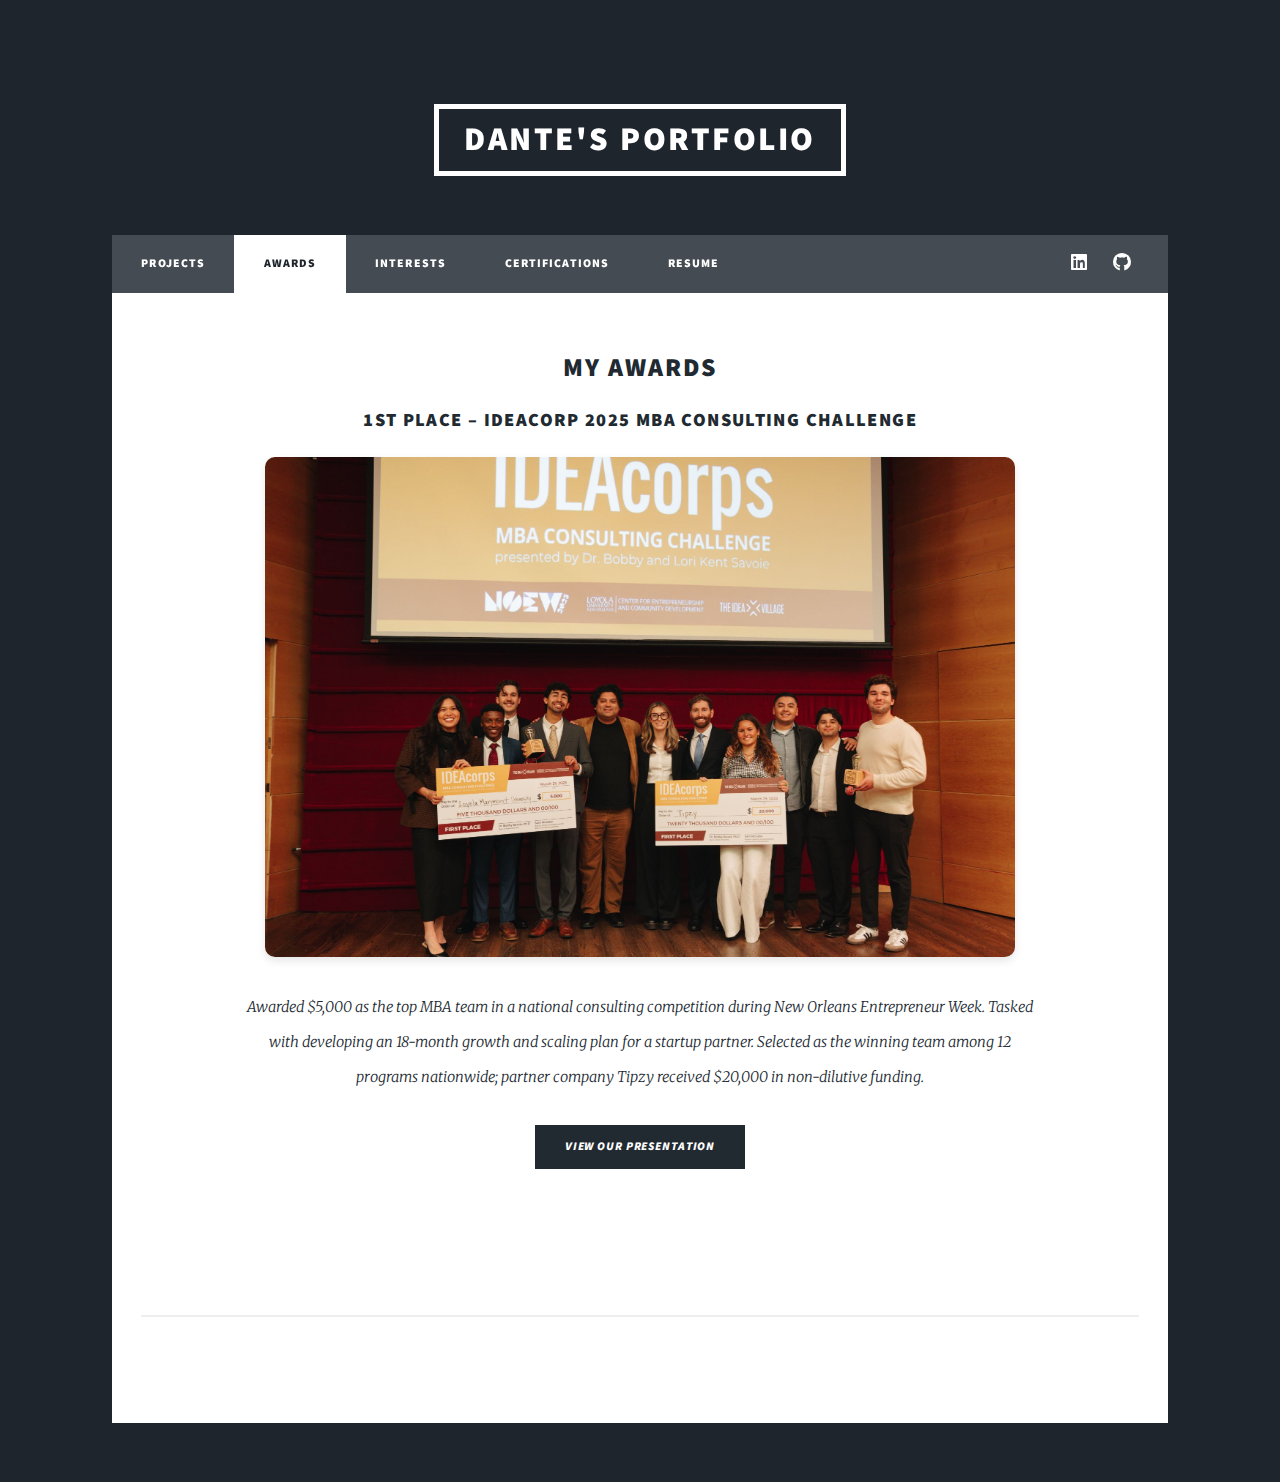
<file: Awards.html>
<!DOCTYPE HTML>
<html>
  <head>
    <title>My Awards - Dante's Portfolio</title>
    <meta charset="utf-8" />
    <meta name="viewport" content="width=device-width, initial-scale=1, user-scalable=no" />
    <link rel="stylesheet" href="assets/css/main.css" />
    <noscript><link rel="stylesheet" href="assets/css/noscript.css" /></noscript>
  </head>
 <body class="is-preload">

    <!-- Wrapper -->
    <div id="wrapper" class="fade-in">

      <!-- Header -->
      <header id="header">
        <a href="index.html" class="logo">Dante's Portfolio</a>
      </header>

      <!-- Nav -->
      <nav id="nav">
        <ul class="links">
          <li><a href="index.html">Projects</a></li>
          <li class="active"><a href="awards.html">Awards</a></li>
          <li><a href="interests.html">Interests</a></li>
          <li><a href="Certifications.html">Certifications</a></li>
          <li><a href="/downloads/Dante_Shoghanian_Resume.pdf" target="_blank">Resume</a></li>
        </ul>
        <ul class="icons">
          <li><a href="https://www.linkedin.com/in/dshoghanian/" class="icon brands alt fa-linkedin"><span class="label">LinkedIn</span></a></li>
          <li><a href="https://github.com/dshoghanian" class="icon brands alt fa-github"><span class="label">GitHub</span></a></li>
        </ul>
      </nav>

      <!-- Main Content -->
      <div id="main">

        <!-- Awards Section -->
        <section>
          <header class="major">
            <h2>My Awards</h2>

          <!-- Award Title -->
          <h3 style="text-align:center;">1st Place – IDEAcorp 2025 MBA Consulting Challenge</h3>

            <!-- Award Image -->
            <div style="text-align:center; margin-bottom: 20px;">
                <img src="images/IDEAcorp_Award_photo.jpg" alt="Award Photo" style="max-width: 80%; height: auto; border-radius: 10px; box-shadow: 0 4px 8px rgba(0,0,0,0.1);">
              </div>

          <!-- Competition Description -->
          <p style="text-align:center; max-width: 800px; margin: 0 auto 30px auto;">
            Awarded $5,000 as the top MBA team in a national consulting competition during New Orleans Entrepreneur Week. Tasked with developing an 18-month growth and scaling plan for a startup partner. Selected as the winning team among 12 programs nationwide; partner company Tipzy received $20,000 in non-dilutive funding.
          </p>

        

          <!-- Pitch Deck Link -->
          <p style="text-align: center;">
            <a href="https://github.com/dshoghanian/Projects/blob/main/Loyola%20Marymount%20University%20-%20Tipzy%203.25.25.pdf" target="_blank" class="button primary">View Our Presentation</a>
          </p>
        </section>



      <!-- Footer -->
      <div id="copyright">
        <ul>
          <li>&copy; Dante Shoghanian</li>
        </ul>
      </div>

    </div>
  </body>
</html>
</file>
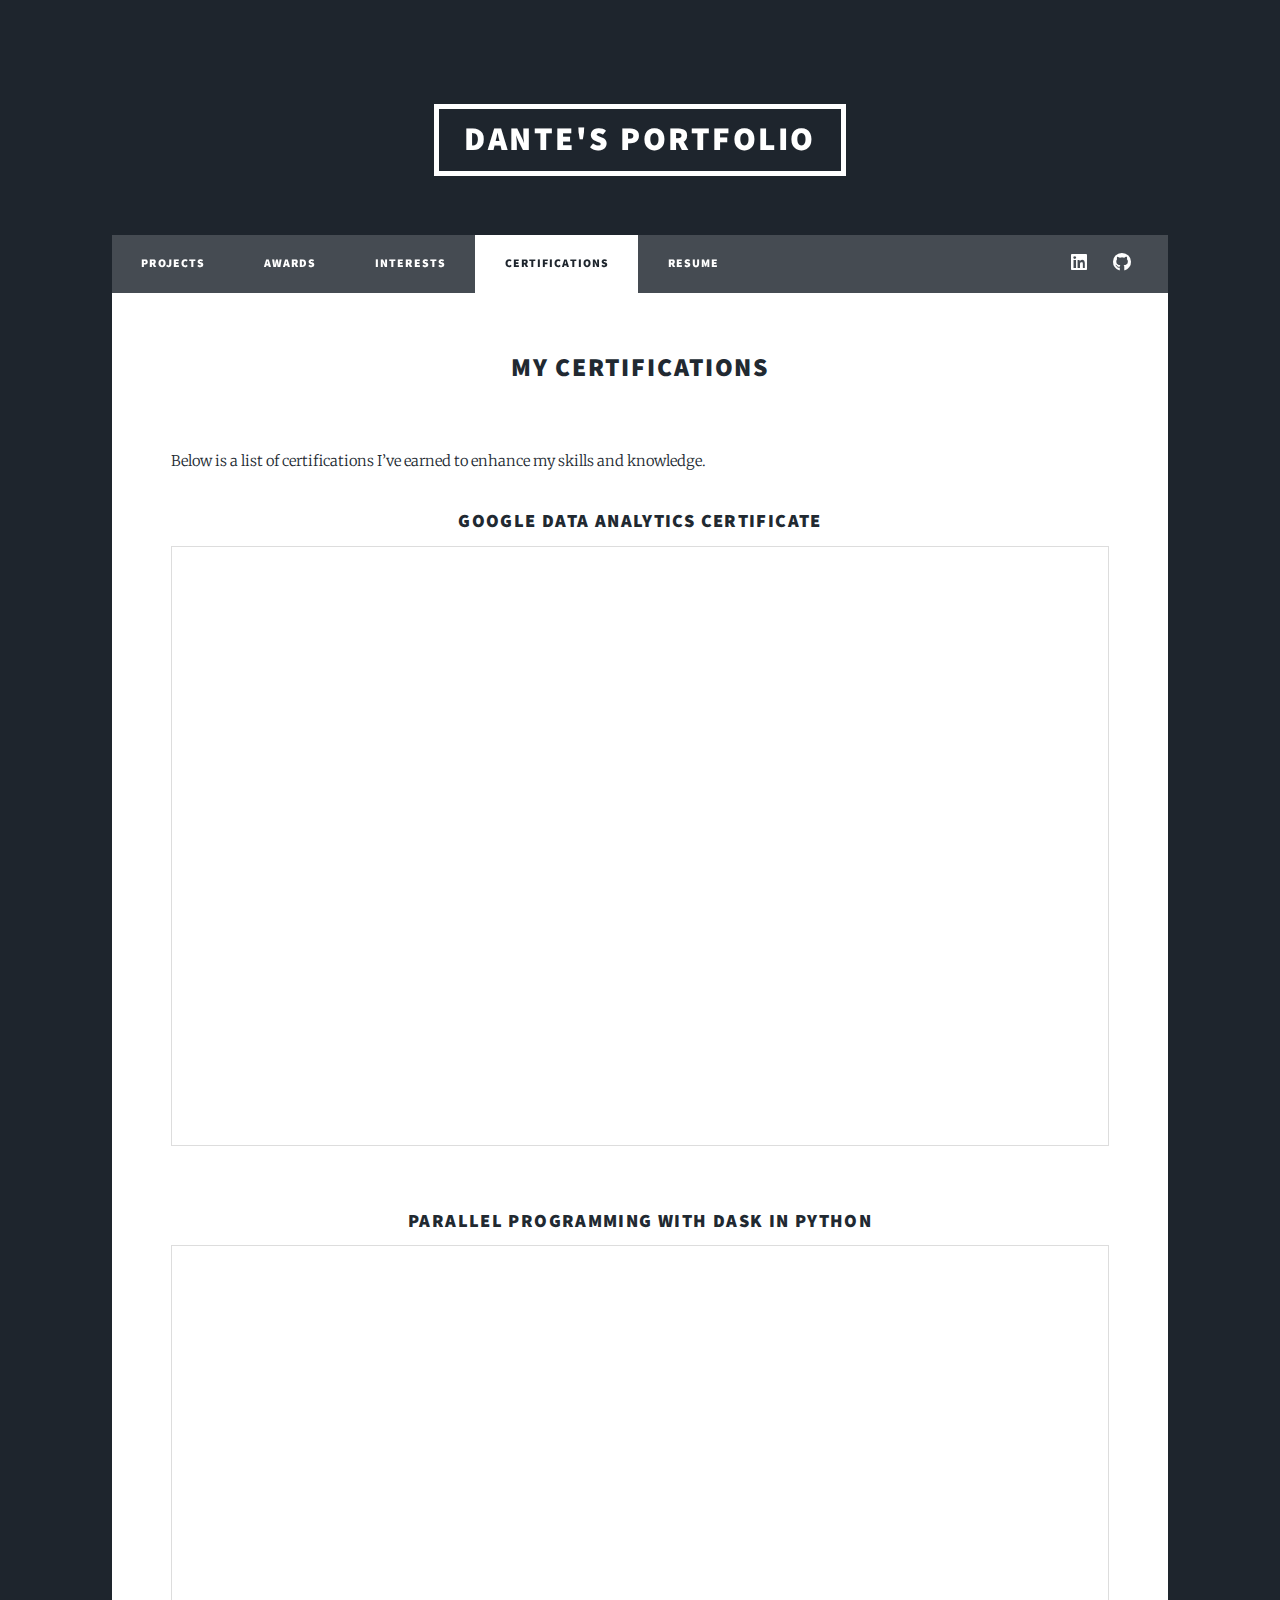
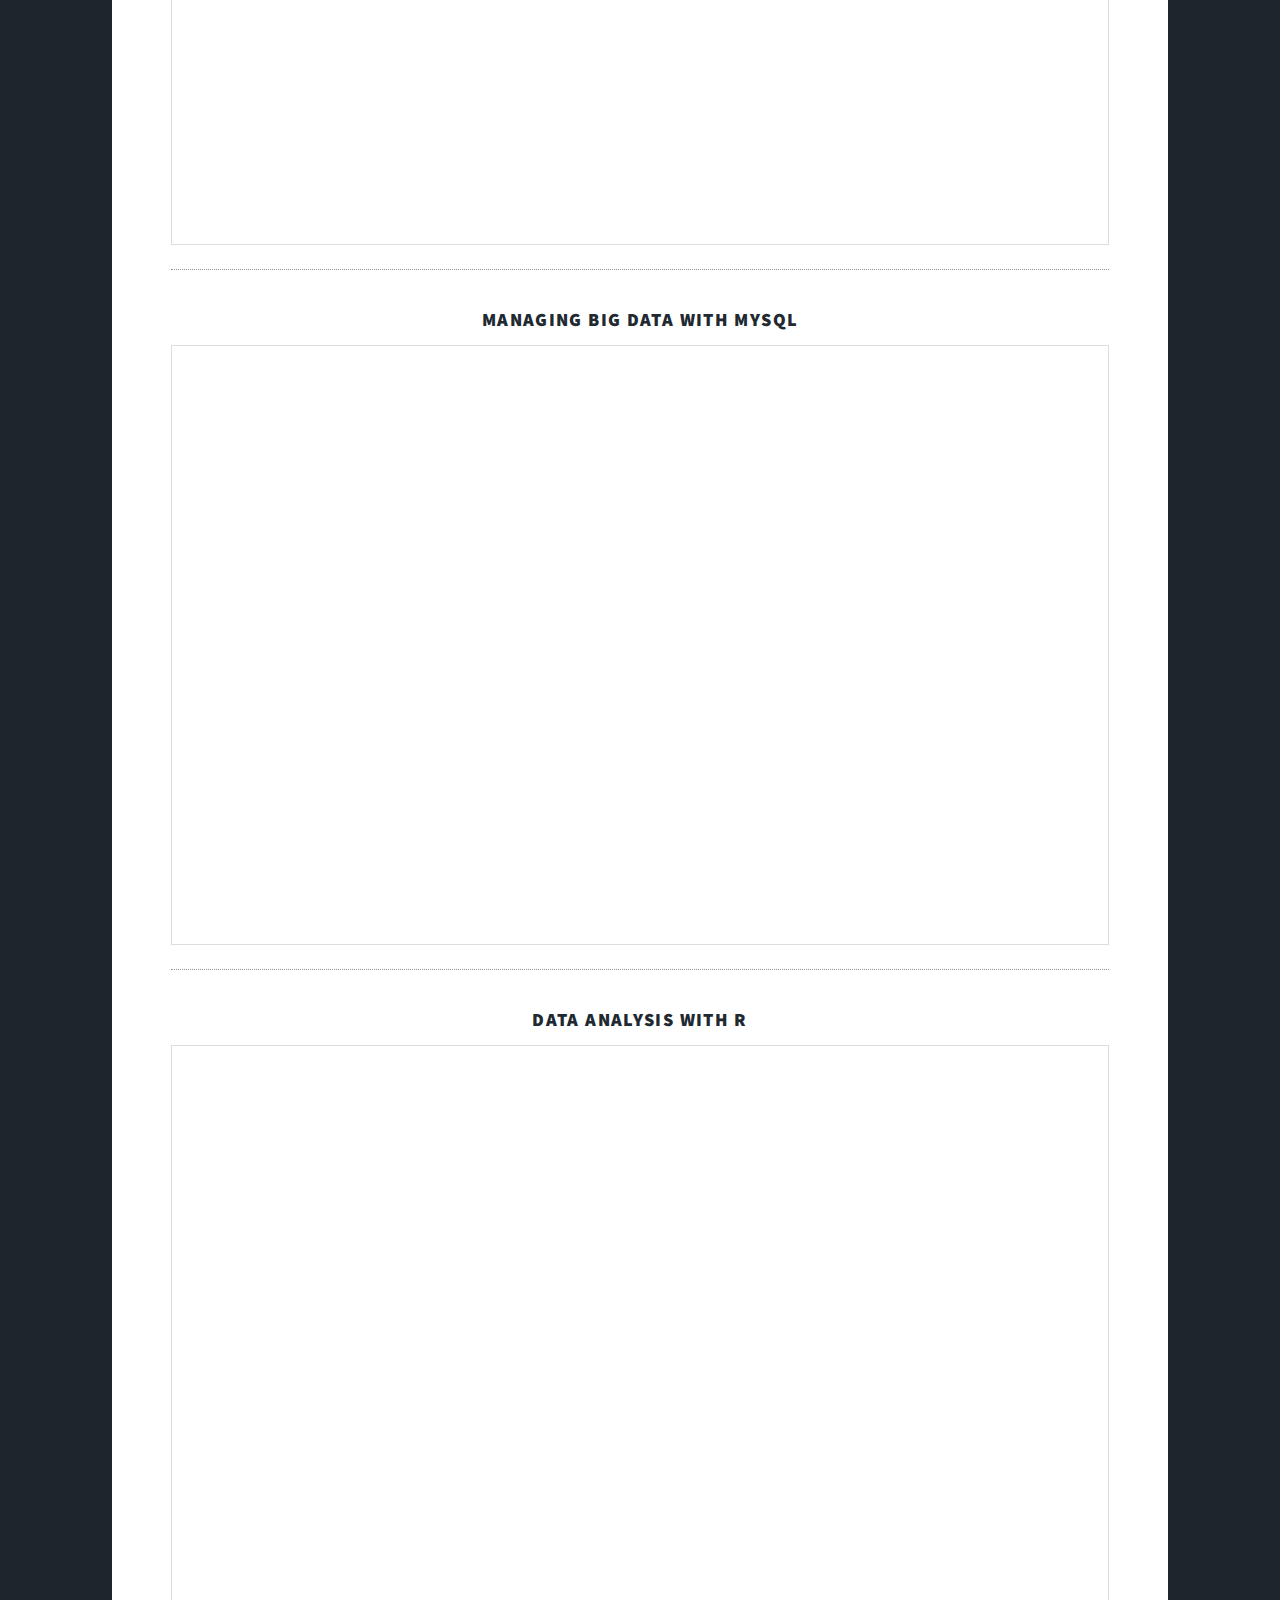
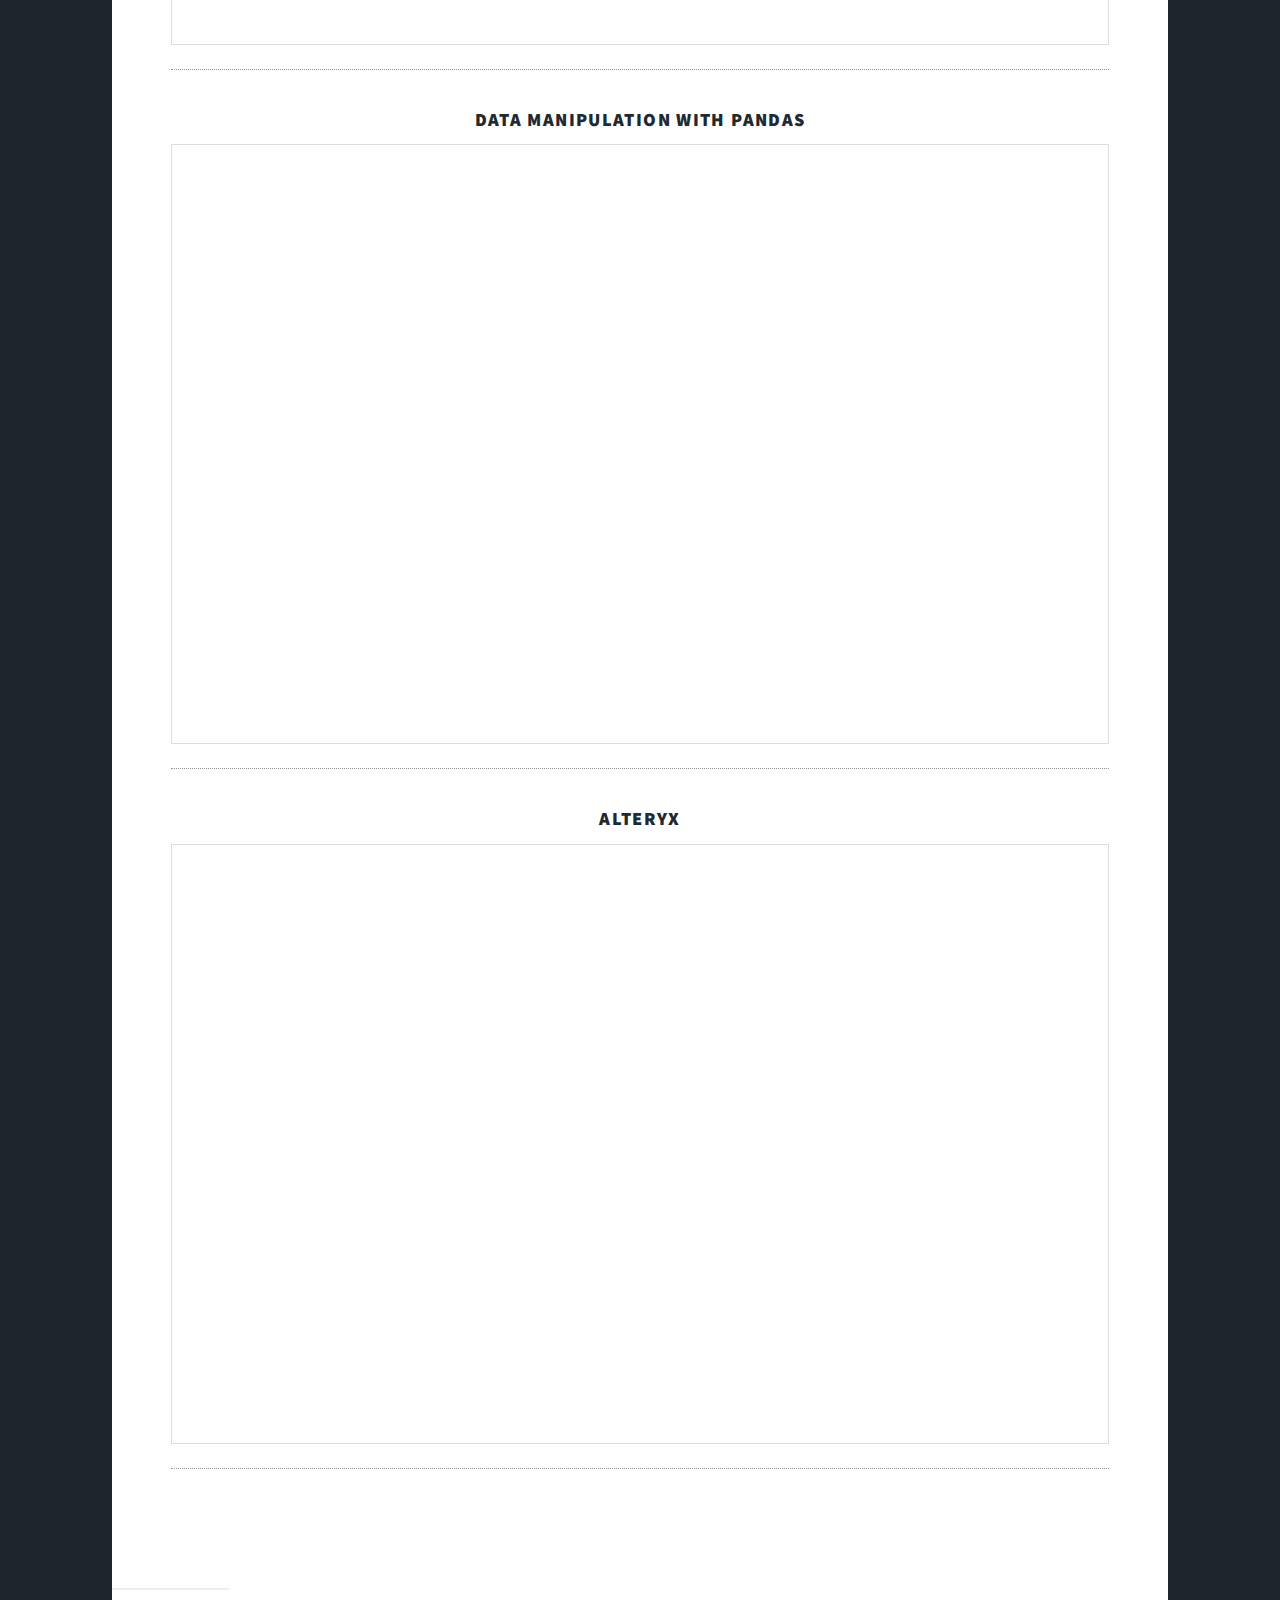
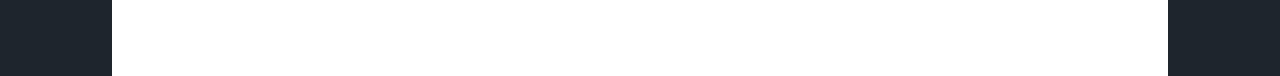
<file: Certifications.html>
<!DOCTYPE HTML>
<html>
	<head>
		<title>My Certifications - Dante's Portfolio</title>
		<meta charset="utf-8" />
		<meta name="viewport" content="width=device-width, initial-scale=1, user-scalable=no" />
		<link rel="stylesheet" href="assets/css/main.css" />
		<noscript><link rel="stylesheet" href="assets/css/noscript.css" /></noscript>
		<style>
			iframe {
				width: 100%;
				height: 600px;
				border: 1px solid #ddd;
				margin-bottom: 20px;
			}
			.certificate-container {
				text-align: center;
				margin: 20px 0;
			}
			.certificate-container h3 {
				margin-bottom: 10px;
			}
		</style>
	</head>
	<body class="is-preload">

		<!-- Wrapper -->
		<div id="wrapper" class="fade-in">

			<!-- Header -->
			<header id="header">
				<a href="index.html" class="logo">Dante's Portfolio</a>
			</header>

			<!-- Nav -->
			<nav id="nav">
				<ul class="links">
					<li><a href="index.html">Projects</a></li>
					<li><a href="Awards.html">Awards</a></li>
					<li><a href="interests.html">Interests</a></li>
					<li class="active"><a href="certifications.html">Certifications</a></li>
					<li><a href="/downloads/Dante_Shoghanian_Resume.pdf" target="_blank">Resume</a></li>
				</ul>
				<ul class="icons">
					<li><a href="https://www.linkedin.com/in/dshoghanian/" class="icon brands alt fa-linkedin"><span class="label">LinkedIn</span></a></li>
					<li><a href="https://github.com/dshoghanian" class="icon brands alt fa-github"><span class="label">GitHub</span></a></li>
				</ul>
			</nav>

			<!-- Main Content -->
			<div id="main">
				<!-- Certifications Section -->
				<section>
					<header class="major">
						<h2>My Certifications</h2>
					</header>
					<p>Below is a list of certifications I’ve earned to enhance my skills and knowledge.</p>

					<div class="certificate-container">
						<h3>Google Data Analytics Certificate</h3>
						<iframe src="certificates/Google_Analytics.pdf" width="100%" height="600"></iframe>
						<p><a href="certificates/Google_Analytics.pdf" target="_blank">
					</div>

					<div class="certificate-container">
						<h3>Parallel Programming with Dask in Python</h3>
						<iframe src="certificates/Dask.pdf" width="100%" height="600"></iframe>
						<p><a href="certificates/Dask.pdf" target="_blank">
					</div>

					<div class="certificate-container">
						<h3>Managing Big Data with MySQL</h3>
						<iframe src="certificates/Managing Big Data with MySQL.pdf" width="100%" height="600"></iframe>
						<p><a href="certificates/Managing Big Data with MySQL.pdf" target="_blank">
					</div>

					<div class="certificate-container">
						<h3>Data Analysis with R</h3>
						<iframe src="certificates/Data Analysis with R.pdf" width="100%" height="600"></iframe>
						<p><a href="certificates/Data Analysis with R.pdf" target="_blank">
					</div>

					<div class="certificate-container">
						<h3>Data Manipulation with pandas</h3>
						<iframe src="certificates/Data Manipulation with pandas.pdf" width="100%" height="600"></iframe>
						<p><a href="certificates/Data Manipulation with pandas.pdf" target="_blank">
					</div>

					<div class="certificate-container">
						<h3>Alteryx</h3>
						<iframe src="certificates/Ax.pdf" width="100%" height="600"></iframe>
						<p><a href="certificates/Ax.pdf" target="_blank">

					<div id="copyright">
						<ul>
							<li>&copy; Dante Shoghanian</li>
						</ul>
				</section>
		<script src="assets/js/main.js"></script>
	</body>
</html>
</file>
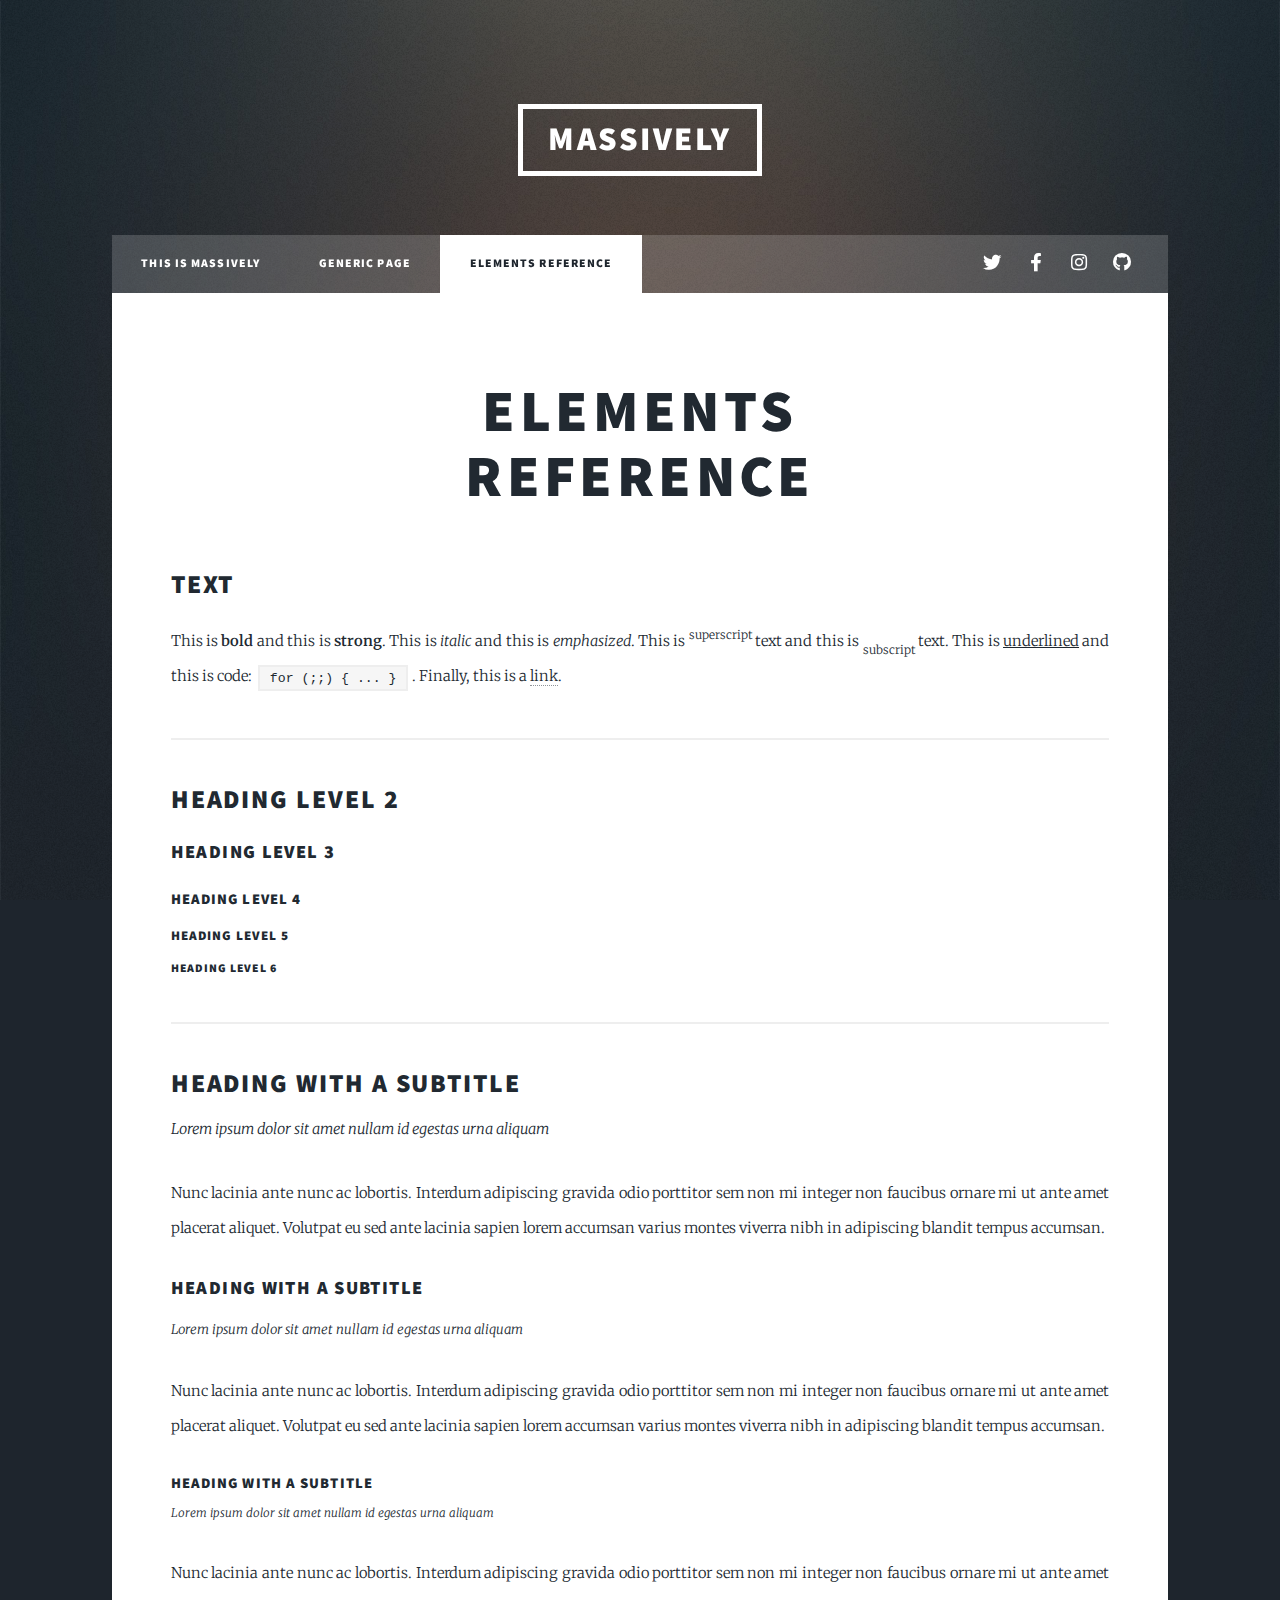
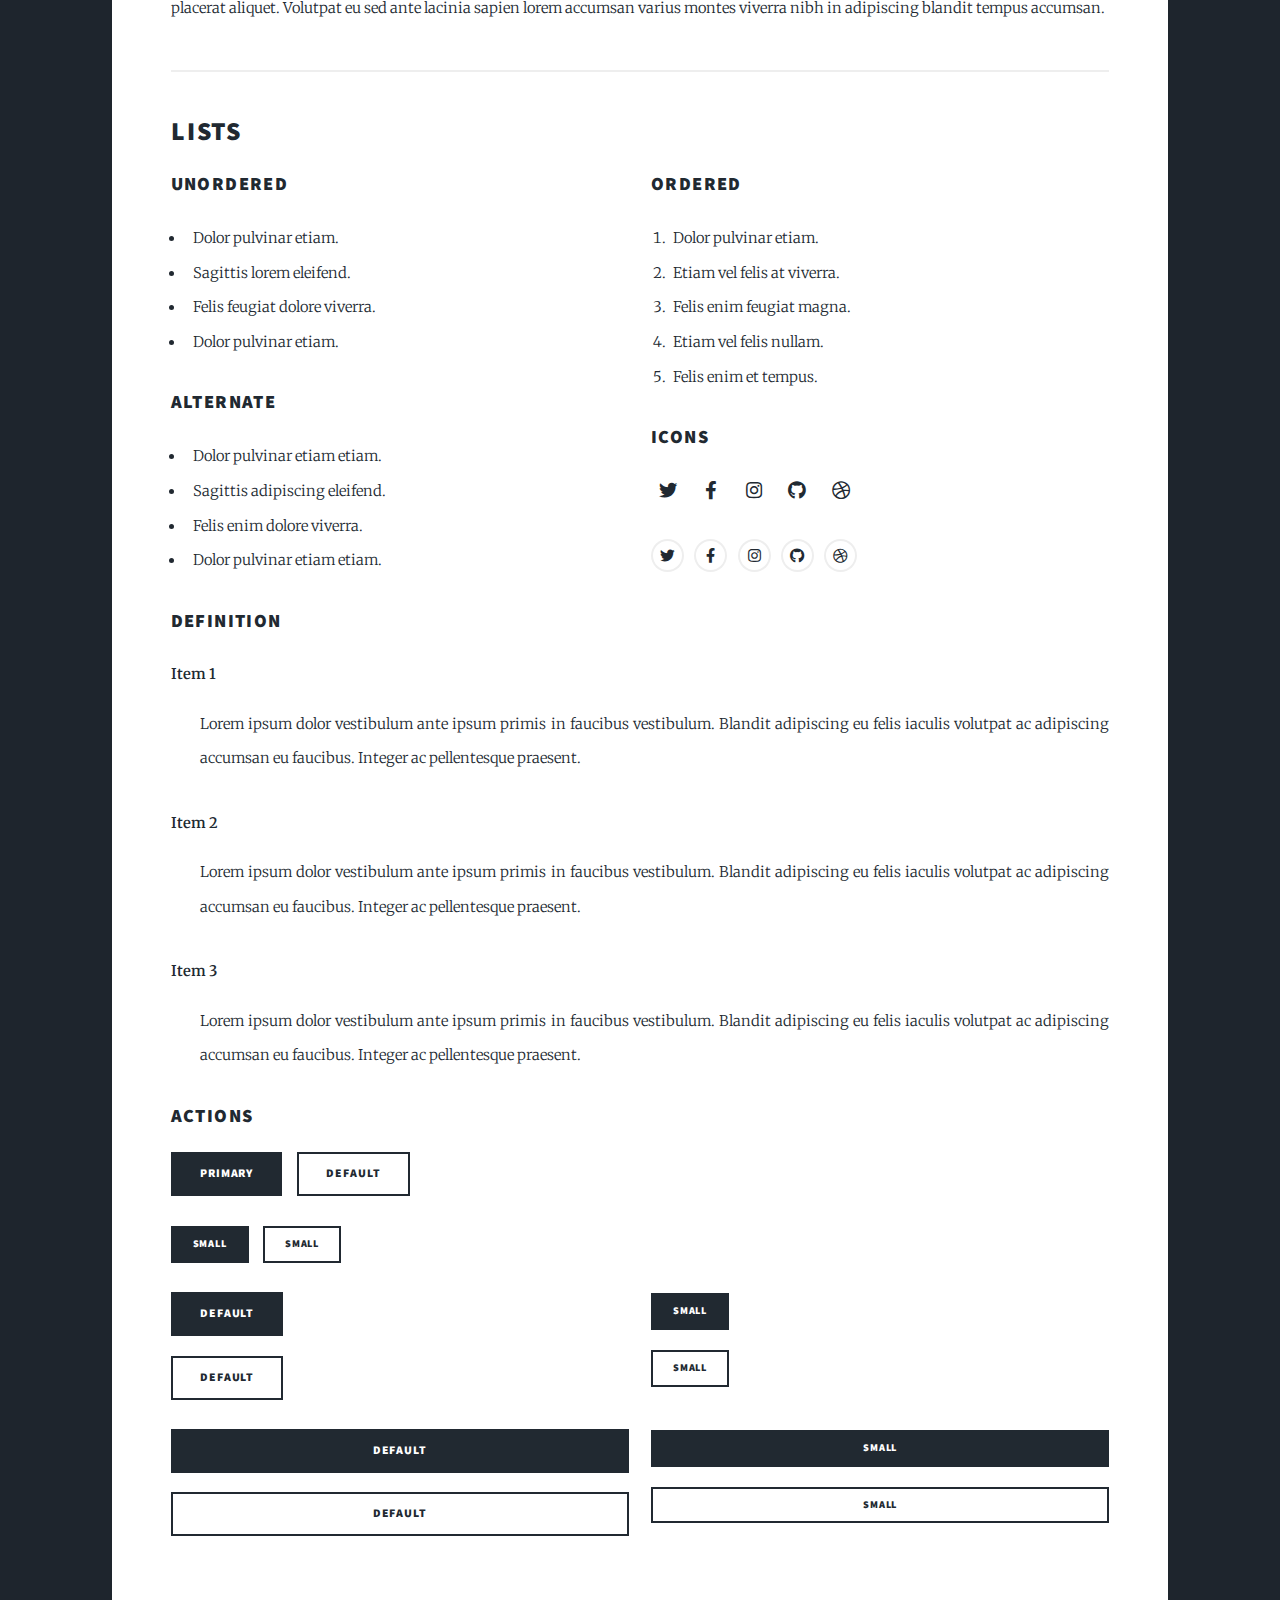
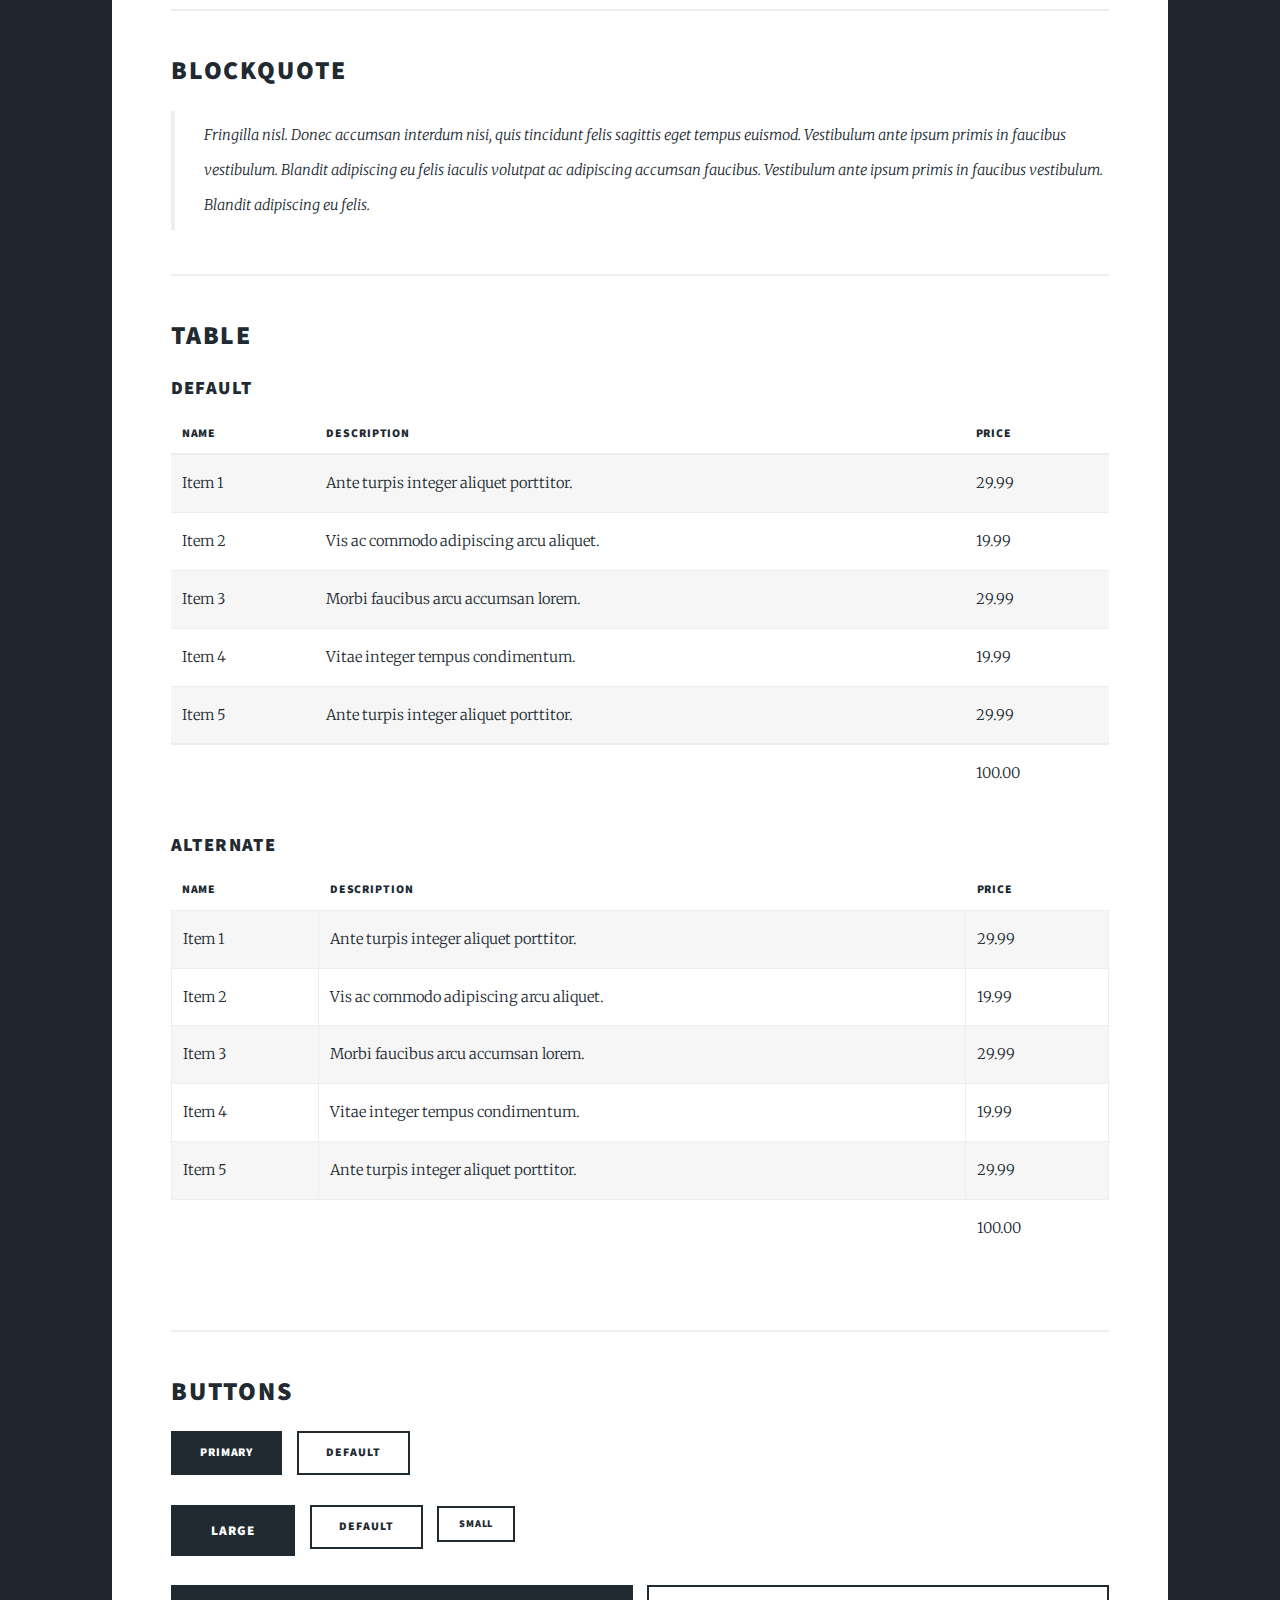
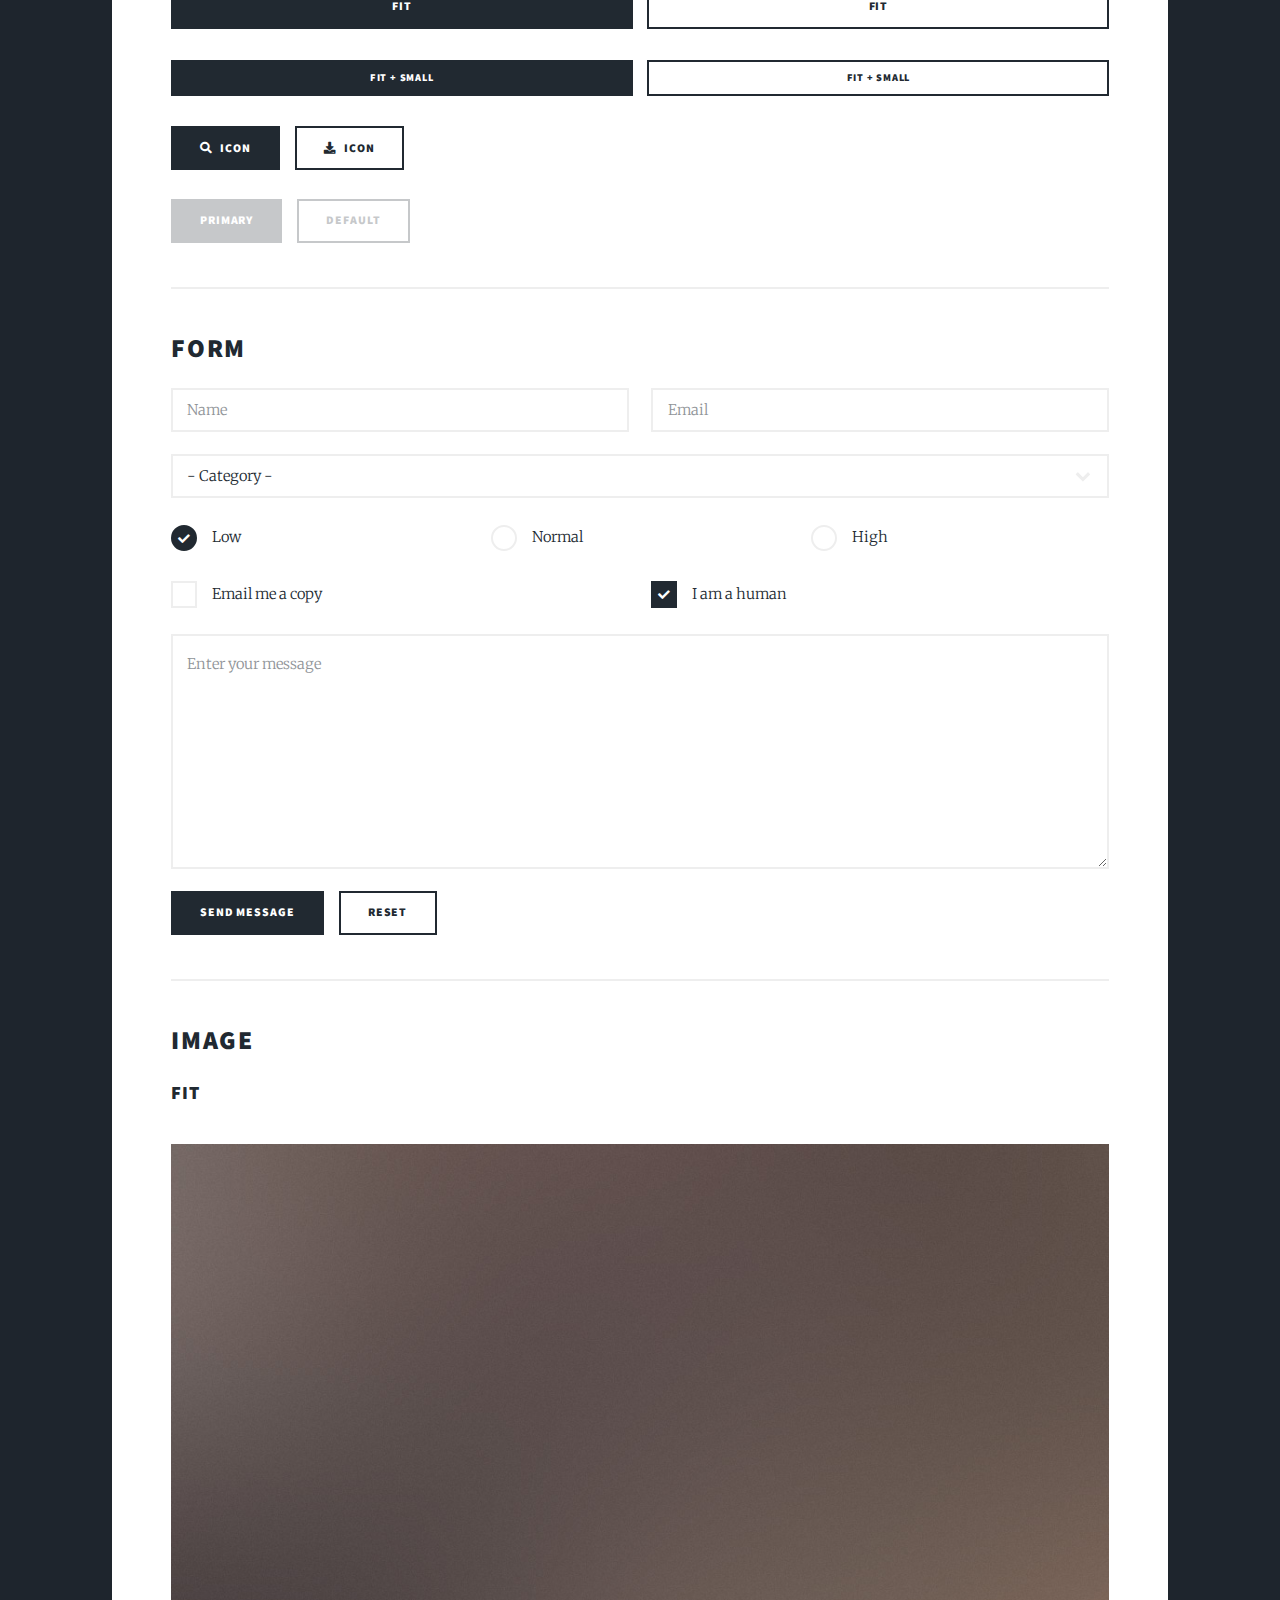
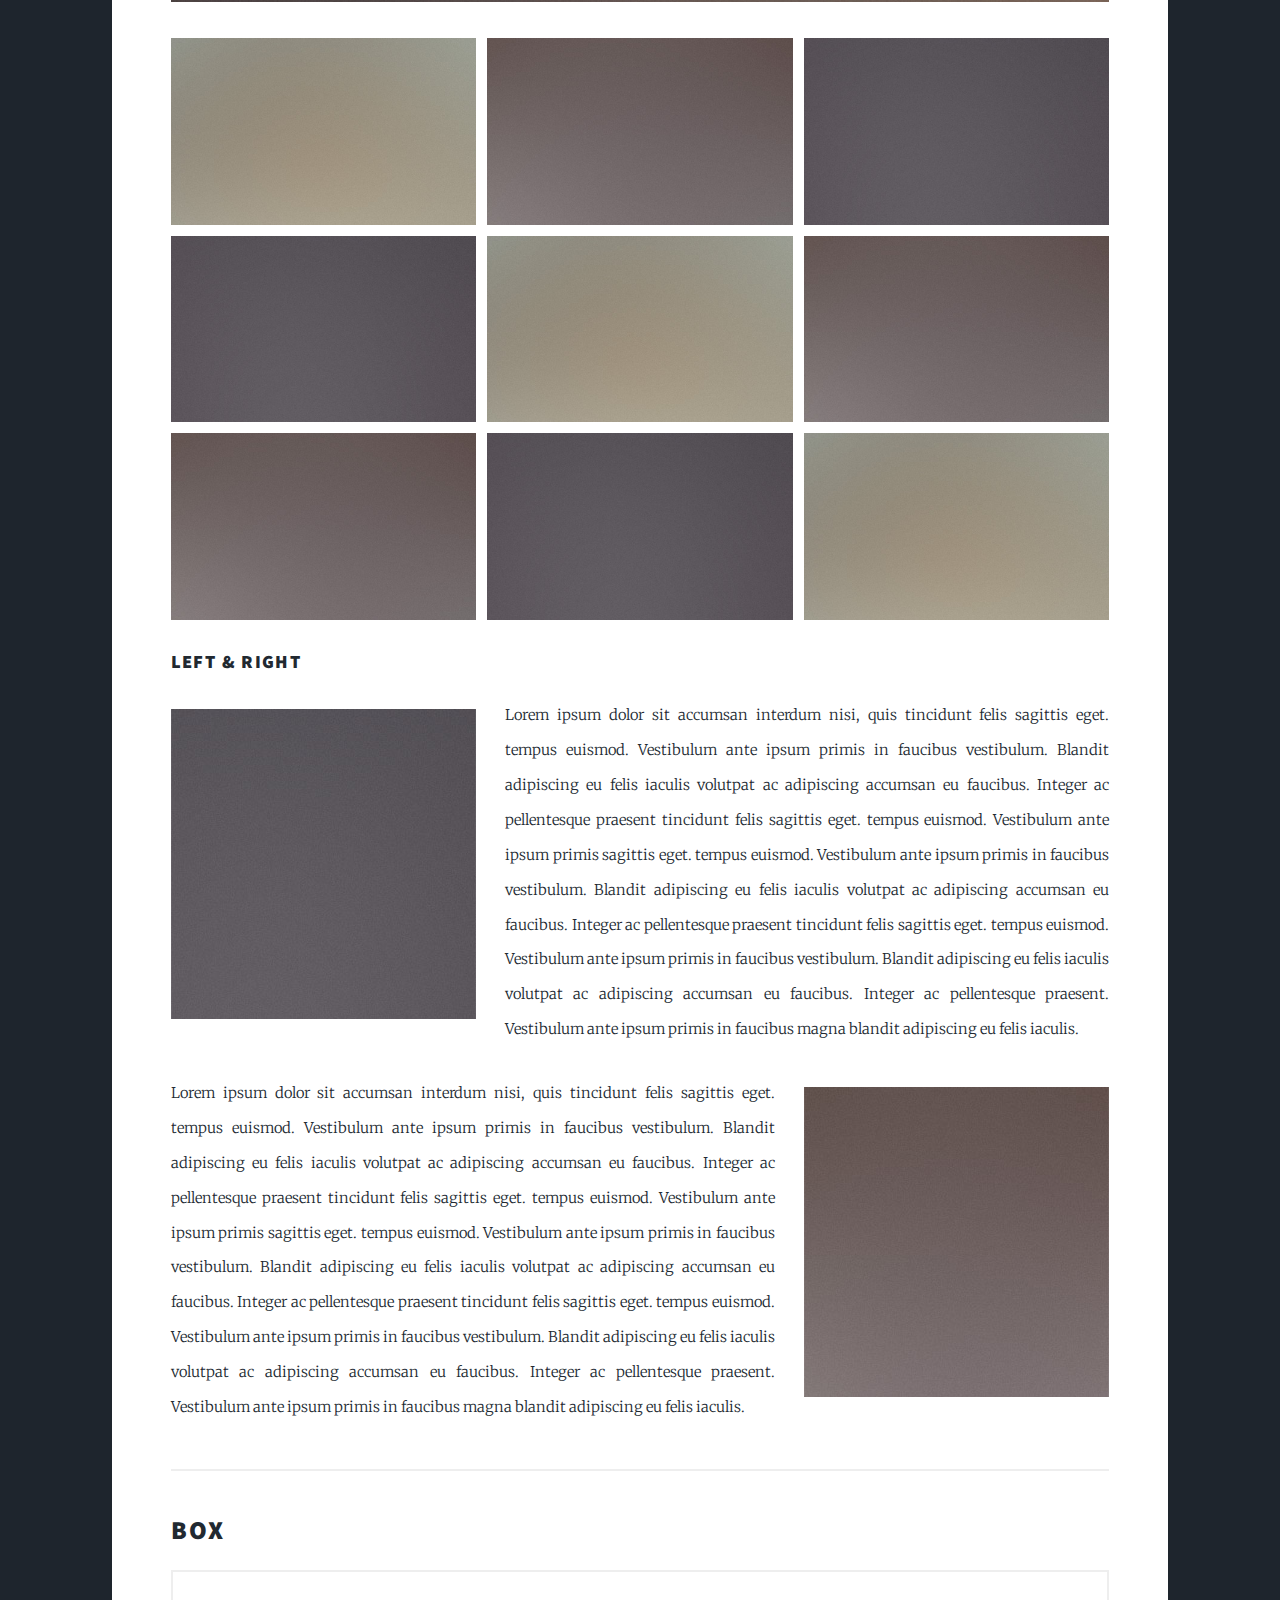
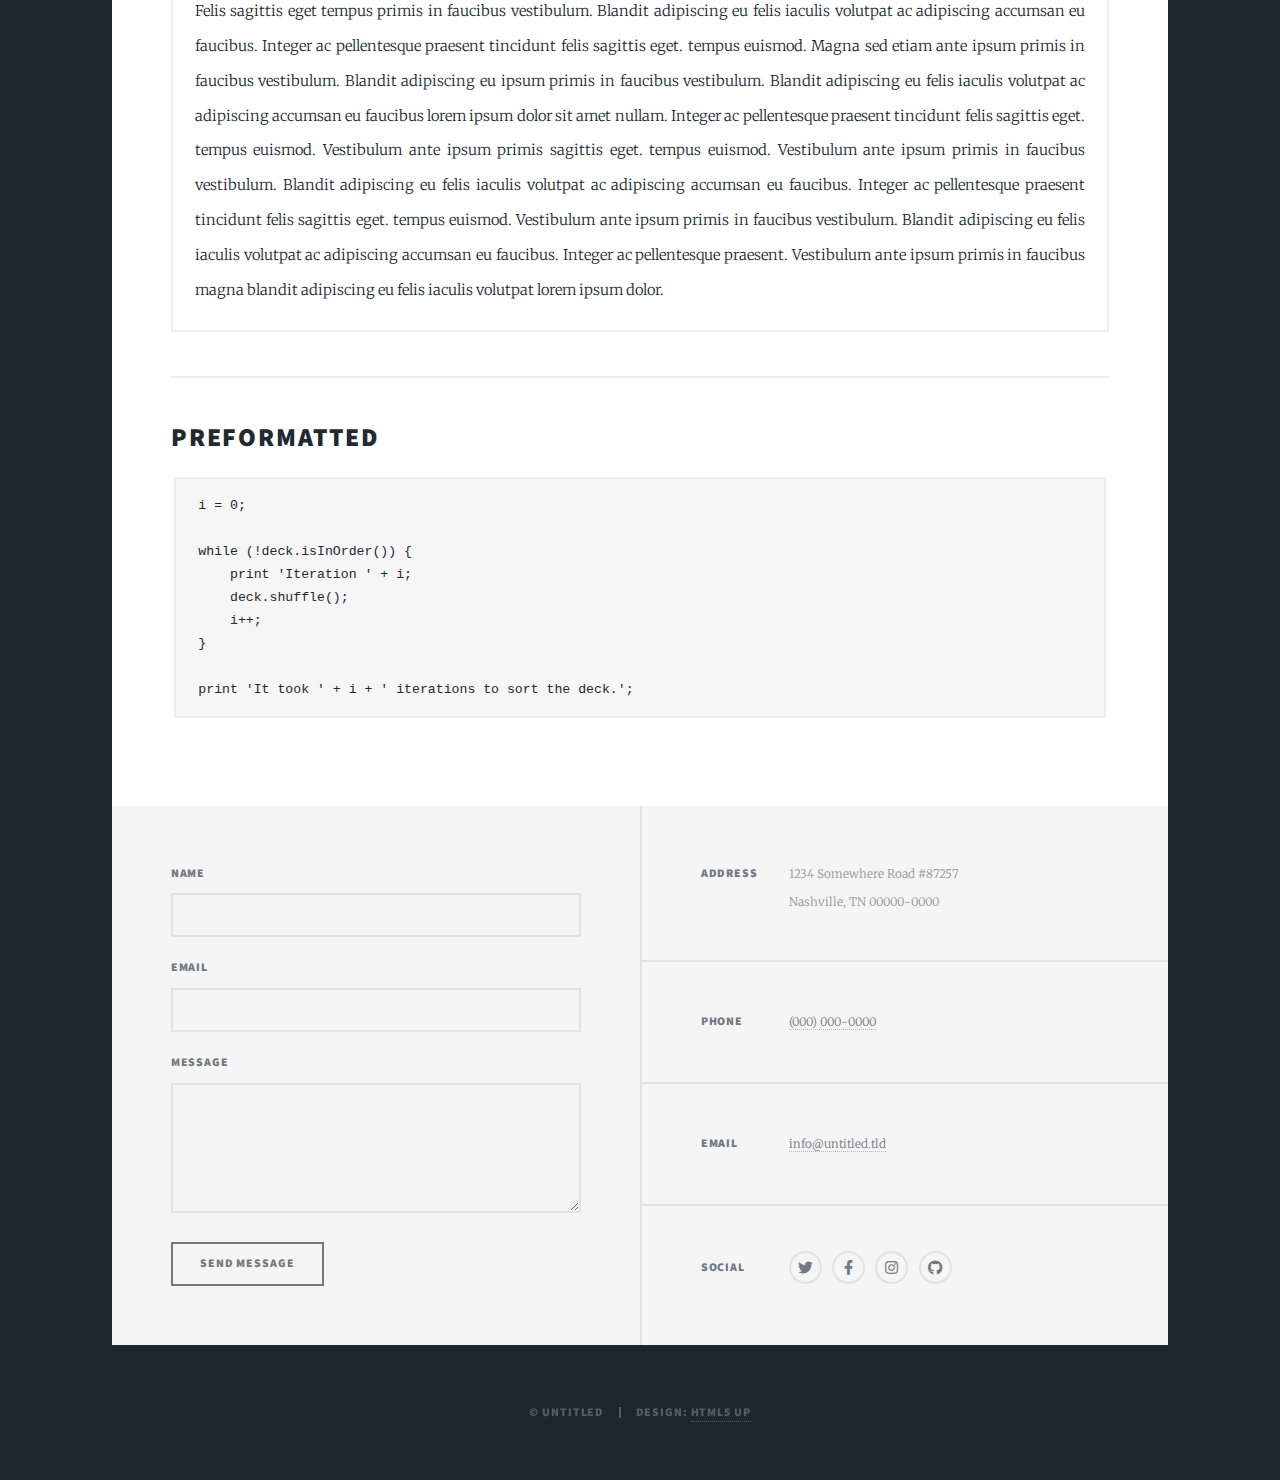
<file: elements.html>
<!DOCTYPE HTML>
<!--
	Massively by HTML5 UP
	html5up.net | @ajlkn
	Free for personal and commercial use under the CCA 3.0 license (html5up.net/license)
-->
<html>
	<head>
		<title>Elements Reference - Massively by HTML5 UP</title>
		<meta charset="utf-8" />
		<meta name="viewport" content="width=device-width, initial-scale=1, user-scalable=no" />
		<link rel="stylesheet" href="assets/css/main.css" />
		<noscript><link rel="stylesheet" href="assets/css/noscript.css" /></noscript>
	</head>
	<body class="is-preload">

		<!-- Wrapper -->
			<div id="wrapper">

				<!-- Header -->
					<header id="header">
						<a href="index.html" class="logo">Massively</a>
					</header>

				<!-- Nav -->
					<nav id="nav">
						<ul class="links">
							<li><a href="index.html">This is Massively</a></li>
							<li><a href="generic.html">Generic Page</a></li>
							<li class="active"><a href="elements.html">Elements Reference</a></li>
						</ul>
						<ul class="icons">
							<li><a href="#" class="icon brands fa-twitter"><span class="label">Twitter</span></a></li>
							<li><a href="#" class="icon brands fa-facebook-f"><span class="label">Facebook</span></a></li>
							<li><a href="#" class="icon brands fa-instagram"><span class="label">Instagram</span></a></li>
							<li><a href="#" class="icon brands fa-github"><span class="label">GitHub</span></a></li>
						</ul>
					</nav>

				<!-- Main -->
					<div id="main">

						<!-- Post -->
							<section class="post">
								<header class="major">
									<h1>Elements<br />
									Reference</h1>
								</header>

								<!-- Text stuff -->
									<h2>Text</h2>
									<p>This is <b>bold</b> and this is <strong>strong</strong>. This is <i>italic</i> and this is <em>emphasized</em>.
									This is <sup>superscript</sup> text and this is <sub>subscript</sub> text.
									This is <u>underlined</u> and this is code: <code>for (;;) { ... }</code>.
									Finally, this is a <a href="#">link</a>.</p>
									<hr />
									<h2>Heading Level 2</h2>
									<h3>Heading Level 3</h3>
									<h4>Heading Level 4</h4>
									<h5>Heading Level 5</h5>
									<h6>Heading Level 6</h6>
									<hr />
									<header>
										<h2>Heading with a Subtitle</h2>
										<p>Lorem ipsum dolor sit amet nullam id egestas urna aliquam</p>
									</header>
									<p>Nunc lacinia ante nunc ac lobortis. Interdum adipiscing gravida odio porttitor sem non mi integer non faucibus ornare mi ut ante amet placerat aliquet. Volutpat eu sed ante lacinia sapien lorem accumsan varius montes viverra nibh in adipiscing blandit tempus accumsan.</p>
									<header>
										<h3>Heading with a Subtitle</h3>
										<p>Lorem ipsum dolor sit amet nullam id egestas urna aliquam</p>
									</header>
									<p>Nunc lacinia ante nunc ac lobortis. Interdum adipiscing gravida odio porttitor sem non mi integer non faucibus ornare mi ut ante amet placerat aliquet. Volutpat eu sed ante lacinia sapien lorem accumsan varius montes viverra nibh in adipiscing blandit tempus accumsan.</p>
									<header>
										<h4>Heading with a Subtitle</h4>
										<p>Lorem ipsum dolor sit amet nullam id egestas urna aliquam</p>
									</header>
									<p>Nunc lacinia ante nunc ac lobortis. Interdum adipiscing gravida odio porttitor sem non mi integer non faucibus ornare mi ut ante amet placerat aliquet. Volutpat eu sed ante lacinia sapien lorem accumsan varius montes viverra nibh in adipiscing blandit tempus accumsan.</p>

									<hr />

								<!-- Lists -->
									<h2>Lists</h2>
									<div class="row">
										<div class="col-6 col-12-small">

											<h3>Unordered</h3>
											<ul>
												<li>Dolor pulvinar etiam.</li>
												<li>Sagittis lorem eleifend.</li>
												<li>Felis feugiat dolore viverra.</li>
												<li>Dolor pulvinar etiam.</li>
											</ul>

											<h3>Alternate</h3>
											<ul class="alt">
												<li>Dolor pulvinar etiam etiam.</li>
												<li>Sagittis adipiscing eleifend.</li>
												<li>Felis enim dolore viverra.</li>
												<li>Dolor pulvinar etiam etiam.</li>
											</ul>

										</div>
										<div class="col-6 col-12-small">

											<h3>Ordered</h3>
											<ol>
												<li>Dolor pulvinar etiam.</li>
												<li>Etiam vel felis at viverra.</li>
												<li>Felis enim feugiat magna.</li>
												<li>Etiam vel felis nullam.</li>
												<li>Felis enim et tempus.</li>
											</ol>

											<h3>Icons</h3>
											<ul class="icons">
												<li><a href="#" class="icon brands fa-twitter"><span class="label">Twitter</span></a></li>
												<li><a href="#" class="icon brands fa-facebook-f"><span class="label">Facebook</span></a></li>
												<li><a href="#" class="icon brands fa-instagram"><span class="label">Instagram</span></a></li>
												<li><a href="#" class="icon brands fa-github"><span class="label">Github</span></a></li>
												<li><a href="#" class="icon brands fa-dribbble"><span class="label">Dribbble</span></a></li>
											</ul>
											<ul class="icons alt">
												<li><a href="#" class="icon brands alt fa-twitter"><span class="label">Twitter</span></a></li>
												<li><a href="#" class="icon brands alt fa-facebook-f"><span class="label">Facebook</span></a></li>
												<li><a href="#" class="icon brands alt fa-instagram"><span class="label">Instagram</span></a></li>
												<li><a href="#" class="icon brands alt fa-github"><span class="label">Github</span></a></li>
												<li><a href="#" class="icon brands alt fa-dribbble"><span class="label">Dribbble</span></a></li>
											</ul>

										</div>
									</div>
									<h3>Definition</h3>
									<dl>
										<dt>Item 1</dt>
										<dd>
											<p>Lorem ipsum dolor vestibulum ante ipsum primis in faucibus vestibulum. Blandit adipiscing eu felis iaculis volutpat ac adipiscing accumsan eu faucibus. Integer ac pellentesque praesent.</p>
										</dd>
										<dt>Item 2</dt>
										<dd>
											<p>Lorem ipsum dolor vestibulum ante ipsum primis in faucibus vestibulum. Blandit adipiscing eu felis iaculis volutpat ac adipiscing accumsan eu faucibus. Integer ac pellentesque praesent.</p>
										</dd>
										<dt>Item 3</dt>
										<dd>
											<p>Lorem ipsum dolor vestibulum ante ipsum primis in faucibus vestibulum. Blandit adipiscing eu felis iaculis volutpat ac adipiscing accumsan eu faucibus. Integer ac pellentesque praesent.</p>
										</dd>
									</dl>

									<h3>Actions</h3>
									<ul class="actions">
										<li><a href="#" class="button primary">Primary</a></li>
										<li><a href="#" class="button">Default</a></li>
									</ul>
									<ul class="actions small">
										<li><a href="#" class="button primary small">Small</a></li>
										<li><a href="#" class="button small">Small</a></li>
									</ul>
									<div class="row">
										<div class="col-6 col-12-small">
											<ul class="actions stacked">
												<li><a href="#" class="button primary">Default</a></li>
												<li><a href="#" class="button">Default</a></li>
											</ul>
										</div>
										<div class="col-6 col-12-small">
											<ul class="actions stacked">
												<li><a href="#" class="button primary small">Small</a></li>
												<li><a href="#" class="button small">Small</a></li>
											</ul>
										</div>
									</div>
									<div class="row">
										<div class="col-6 col-12-small">
											<ul class="actions stacked">
												<li><a href="#" class="button primary fit">Default</a></li>
												<li><a href="#" class="button fit">Default</a></li>
											</ul>
										</div>
										<div class="col-6 col-12-small">
											<ul class="actions stacked">
												<li><a href="#" class="button primary small fit">Small</a></li>
												<li><a href="#" class="button small fit">Small</a></li>
											</ul>
										</div>
									</div>

									<hr />

								<!-- Blockquote -->
									<h2>Blockquote</h2>
									<blockquote>Fringilla nisl. Donec accumsan interdum nisi, quis tincidunt felis sagittis eget tempus euismod. Vestibulum ante ipsum primis in faucibus vestibulum. Blandit adipiscing eu felis iaculis volutpat ac adipiscing accumsan faucibus. Vestibulum ante ipsum primis in faucibus vestibulum. Blandit adipiscing eu felis.</blockquote>

									<hr />

								<!-- Table -->
									<h2>Table</h2>

									<h3>Default</h3>
									<div class="table-wrapper">
										<table>
											<thead>
												<tr>
													<th>Name</th>
													<th>Description</th>
													<th>Price</th>
												</tr>
											</thead>
											<tbody>
												<tr>
													<td>Item 1</td>
													<td>Ante turpis integer aliquet porttitor.</td>
													<td>29.99</td>
												</tr>
												<tr>
													<td>Item 2</td>
													<td>Vis ac commodo adipiscing arcu aliquet.</td>
													<td>19.99</td>
												</tr>
												<tr>
													<td>Item 3</td>
													<td> Morbi faucibus arcu accumsan lorem.</td>
													<td>29.99</td>
												</tr>
												<tr>
													<td>Item 4</td>
													<td>Vitae integer tempus condimentum.</td>
													<td>19.99</td>
												</tr>
												<tr>
													<td>Item 5</td>
													<td>Ante turpis integer aliquet porttitor.</td>
													<td>29.99</td>
												</tr>
											</tbody>
											<tfoot>
												<tr>
													<td colspan="2"></td>
													<td>100.00</td>
												</tr>
											</tfoot>
										</table>
									</div>

									<h3>Alternate</h3>
									<div class="table-wrapper">
										<table class="alt">
											<thead>
												<tr>
													<th>Name</th>
													<th>Description</th>
													<th>Price</th>
												</tr>
											</thead>
											<tbody>
												<tr>
													<td>Item 1</td>
													<td>Ante turpis integer aliquet porttitor.</td>
													<td>29.99</td>
												</tr>
												<tr>
													<td>Item 2</td>
													<td>Vis ac commodo adipiscing arcu aliquet.</td>
													<td>19.99</td>
												</tr>
												<tr>
													<td>Item 3</td>
													<td> Morbi faucibus arcu accumsan lorem.</td>
													<td>29.99</td>
												</tr>
												<tr>
													<td>Item 4</td>
													<td>Vitae integer tempus condimentum.</td>
													<td>19.99</td>
												</tr>
												<tr>
													<td>Item 5</td>
													<td>Ante turpis integer aliquet porttitor.</td>
													<td>29.99</td>
												</tr>
											</tbody>
											<tfoot>
												<tr>
													<td colspan="2"></td>
													<td>100.00</td>
												</tr>
											</tfoot>
										</table>
									</div>

									<hr />

								<!-- Buttons -->
									<h2>Buttons</h2>
									<ul class="actions">
										<li><a href="#" class="button primary">Primary</a></li>
										<li><a href="#" class="button">Default</a></li>
									</ul>
									<ul class="actions">
										<li><a href="#" class="button primary large">Large</a></li>
										<li><a href="#" class="button">Default</a></li>
										<li><a href="#" class="button small">Small</a></li>
									</ul>
									<ul class="actions fit">
										<li><a href="#" class="button primary fit">Fit</a></li>
										<li><a href="#" class="button fit">Fit</a></li>
									</ul>
									<ul class="actions fit small">
										<li><a href="#" class="button primary fit small">Fit + Small</a></li>
										<li><a href="#" class="button fit small">Fit + Small</a></li>
									</ul>
									<ul class="actions">
										<li><a href="#" class="button primary icon solid fa-search">Icon</a></li>
										<li><a href="#" class="button icon solid fa-download">Icon</a></li>
									</ul>
									<ul class="actions">
										<li><span class="button primary disabled">Primary</span></li>
										<li><span class="button disabled">Default</span></li>
									</ul>

									<hr />

								<!-- Form -->
									<h2>Form</h2>

									<form method="post" action="#">
										<div class="row gtr-uniform">
											<div class="col-6 col-12-xsmall">
												<input type="text" name="demo-name" id="demo-name" value="" placeholder="Name" />
											</div>
											<div class="col-6 col-12-xsmall">
												<input type="email" name="demo-email" id="demo-email" value="" placeholder="Email" />
											</div>
											<!-- Break -->
											<div class="col-12">
												<select name="demo-category" id="demo-category">
													<option value="">- Category -</option>
													<option value="1">Manufacturing</option>
													<option value="1">Shipping</option>
													<option value="1">Administration</option>
													<option value="1">Human Resources</option>
												</select>
											</div>
											<!-- Break -->
											<div class="col-4 col-12-small">
												<input type="radio" id="demo-priority-low" name="demo-priority" checked>
												<label for="demo-priority-low">Low</label>
											</div>
											<div class="col-4 col-12-small">
												<input type="radio" id="demo-priority-normal" name="demo-priority">
												<label for="demo-priority-normal">Normal</label>
											</div>
											<div class="col-4 col-12-small">
												<input type="radio" id="demo-priority-high" name="demo-priority">
												<label for="demo-priority-high">High</label>
											</div>
											<!-- Break -->
											<div class="col-6 col-12-small">
												<input type="checkbox" id="demo-copy" name="demo-copy">
												<label for="demo-copy">Email me a copy</label>
											</div>
											<div class="col-6 col-12-small">
												<input type="checkbox" id="demo-human" name="demo-human" checked>
												<label for="demo-human">I am a human</label>
											</div>
											<!-- Break -->
											<div class="col-12">
												<textarea name="demo-message" id="demo-message" placeholder="Enter your message" rows="6"></textarea>
											</div>
											<!-- Break -->
											<div class="col-12">
												<ul class="actions">
													<li><input type="submit" value="Send Message" class="primary" /></li>
													<li><input type="reset" value="Reset" /></li>
												</ul>
											</div>
										</div>
									</form>

									<hr />

								<!-- Image -->
									<h2>Image</h2>

									<h3>Fit</h3>
									<span class="image fit"><img src="images/pic01.jpg" alt="" /></span>
									<div class="box alt">
										<div class="row gtr-50 gtr-uniform">
											<div class="col-4"><span class="image fit"><img src="images/pic02.jpg" alt="" /></span></div>
											<div class="col-4"><span class="image fit"><img src="images/pic03.jpg" alt="" /></span></div>
											<div class="col-4"><span class="image fit"><img src="images/pic04.jpg" alt="" /></span></div>
											<!-- Break -->
											<div class="col-4"><span class="image fit"><img src="images/pic04.jpg" alt="" /></span></div>
											<div class="col-4"><span class="image fit"><img src="images/pic02.jpg" alt="" /></span></div>
											<div class="col-4"><span class="image fit"><img src="images/pic03.jpg" alt="" /></span></div>
											<!-- Break -->
											<div class="col-4"><span class="image fit"><img src="images/pic03.jpg" alt="" /></span></div>
											<div class="col-4"><span class="image fit"><img src="images/pic04.jpg" alt="" /></span></div>
											<div class="col-4"><span class="image fit"><img src="images/pic02.jpg" alt="" /></span></div>
										</div>
									</div>

									<h3>Left &amp; Right</h3>
									<p><span class="image left"><img src="images/pic08.jpg" alt="" /></span>Lorem ipsum dolor sit accumsan interdum nisi, quis tincidunt felis sagittis eget. tempus euismod. Vestibulum ante ipsum primis in faucibus vestibulum. Blandit adipiscing eu felis iaculis volutpat ac adipiscing accumsan eu faucibus. Integer ac pellentesque praesent tincidunt felis sagittis eget. tempus euismod. Vestibulum ante ipsum primis sagittis eget. tempus euismod. Vestibulum ante ipsum primis in faucibus vestibulum. Blandit adipiscing eu felis iaculis volutpat ac adipiscing accumsan eu faucibus. Integer ac pellentesque praesent tincidunt felis sagittis eget. tempus euismod. Vestibulum ante ipsum primis in faucibus vestibulum. Blandit adipiscing eu felis iaculis volutpat ac adipiscing accumsan eu faucibus. Integer ac pellentesque praesent. Vestibulum ante ipsum primis in faucibus magna blandit adipiscing eu felis iaculis.</p>
									<p><span class="image right"><img src="images/pic09.jpg" alt="" /></span>Lorem ipsum dolor sit accumsan interdum nisi, quis tincidunt felis sagittis eget. tempus euismod. Vestibulum ante ipsum primis in faucibus vestibulum. Blandit adipiscing eu felis iaculis volutpat ac adipiscing accumsan eu faucibus. Integer ac pellentesque praesent tincidunt felis sagittis eget. tempus euismod. Vestibulum ante ipsum primis sagittis eget. tempus euismod. Vestibulum ante ipsum primis in faucibus vestibulum. Blandit adipiscing eu felis iaculis volutpat ac adipiscing accumsan eu faucibus. Integer ac pellentesque praesent tincidunt felis sagittis eget. tempus euismod. Vestibulum ante ipsum primis in faucibus vestibulum. Blandit adipiscing eu felis iaculis volutpat ac adipiscing accumsan eu faucibus. Integer ac pellentesque praesent. Vestibulum ante ipsum primis in faucibus magna blandit adipiscing eu felis iaculis.</p>

									<hr />

								<!-- Box -->
									<h2>Box</h2>
									<div class="box">
										<p>Felis sagittis eget tempus primis in faucibus vestibulum. Blandit adipiscing eu felis iaculis volutpat ac adipiscing accumsan eu faucibus. Integer ac pellentesque praesent tincidunt felis sagittis eget. tempus euismod. Magna sed etiam ante ipsum primis in faucibus vestibulum. Blandit adipiscing eu ipsum primis in faucibus vestibulum. Blandit adipiscing eu felis iaculis volutpat ac adipiscing accumsan eu faucibus lorem ipsum dolor sit amet nullam. Integer ac pellentesque praesent tincidunt felis sagittis eget. tempus euismod. Vestibulum ante ipsum primis sagittis eget. tempus euismod. Vestibulum ante ipsum primis in faucibus vestibulum. Blandit adipiscing eu felis iaculis volutpat ac adipiscing accumsan eu faucibus. Integer ac pellentesque praesent tincidunt felis sagittis eget. tempus euismod. Vestibulum ante ipsum primis in faucibus vestibulum. Blandit adipiscing eu felis iaculis volutpat ac adipiscing accumsan eu faucibus. Integer ac pellentesque praesent. Vestibulum ante ipsum primis in faucibus magna blandit adipiscing eu felis iaculis volutpat lorem ipsum dolor.</p>
									</div>

									<hr />

								<!-- Preformatted Code -->
									<h2>Preformatted</h2>
									<pre><code>i = 0;

while (!deck.isInOrder()) {
    print 'Iteration ' + i;
    deck.shuffle();
    i++;
}

print 'It took ' + i + ' iterations to sort the deck.';
</code></pre>

							</section>

					</div>

				<!-- Footer -->
					<footer id="footer">
						<section>
							<form method="post" action="#">
								<div class="fields">
									<div class="field">
										<label for="name">Name</label>
										<input type="text" name="name" id="name" />
									</div>
									<div class="field">
										<label for="email">Email</label>
										<input type="text" name="email" id="email" />
									</div>
									<div class="field">
										<label for="message">Message</label>
										<textarea name="message" id="message" rows="3"></textarea>
									</div>
								</div>
								<ul class="actions">
									<li><input type="submit" value="Send Message" /></li>
								</ul>
							</form>
						</section>
						<section class="split contact">
							<section class="alt">
								<h3>Address</h3>
								<p>1234 Somewhere Road #87257<br />
								Nashville, TN 00000-0000</p>
							</section>
							<section>
								<h3>Phone</h3>
								<p><a href="#">(000) 000-0000</a></p>
							</section>
							<section>
								<h3>Email</h3>
								<p><a href="#">info@untitled.tld</a></p>
							</section>
							<section>
								<h3>Social</h3>
								<ul class="icons alt">
									<li><a href="#" class="icon brands alt fa-twitter"><span class="label">Twitter</span></a></li>
									<li><a href="#" class="icon brands alt fa-facebook-f"><span class="label">Facebook</span></a></li>
									<li><a href="#" class="icon brands alt fa-instagram"><span class="label">Instagram</span></a></li>
									<li><a href="#" class="icon brands alt fa-github"><span class="label">GitHub</span></a></li>
								</ul>
							</section>
						</section>
					</footer>

				<!-- Copyright -->
					<div id="copyright">
						<ul><li>&copy; Untitled</li><li>Design: <a href="https://html5up.net">HTML5 UP</a></li></ul>
					</div>

			</div>

		<!-- Scripts -->
			<script src="assets/js/jquery.min.js"></script>
			<script src="assets/js/jquery.scrollex.min.js"></script>
			<script src="assets/js/jquery.scrolly.min.js"></script>
			<script src="assets/js/browser.min.js"></script>
			<script src="assets/js/breakpoints.min.js"></script>
			<script src="assets/js/util.js"></script>
			<script src="assets/js/main.js"></script>

	</body>
</html>
</file>
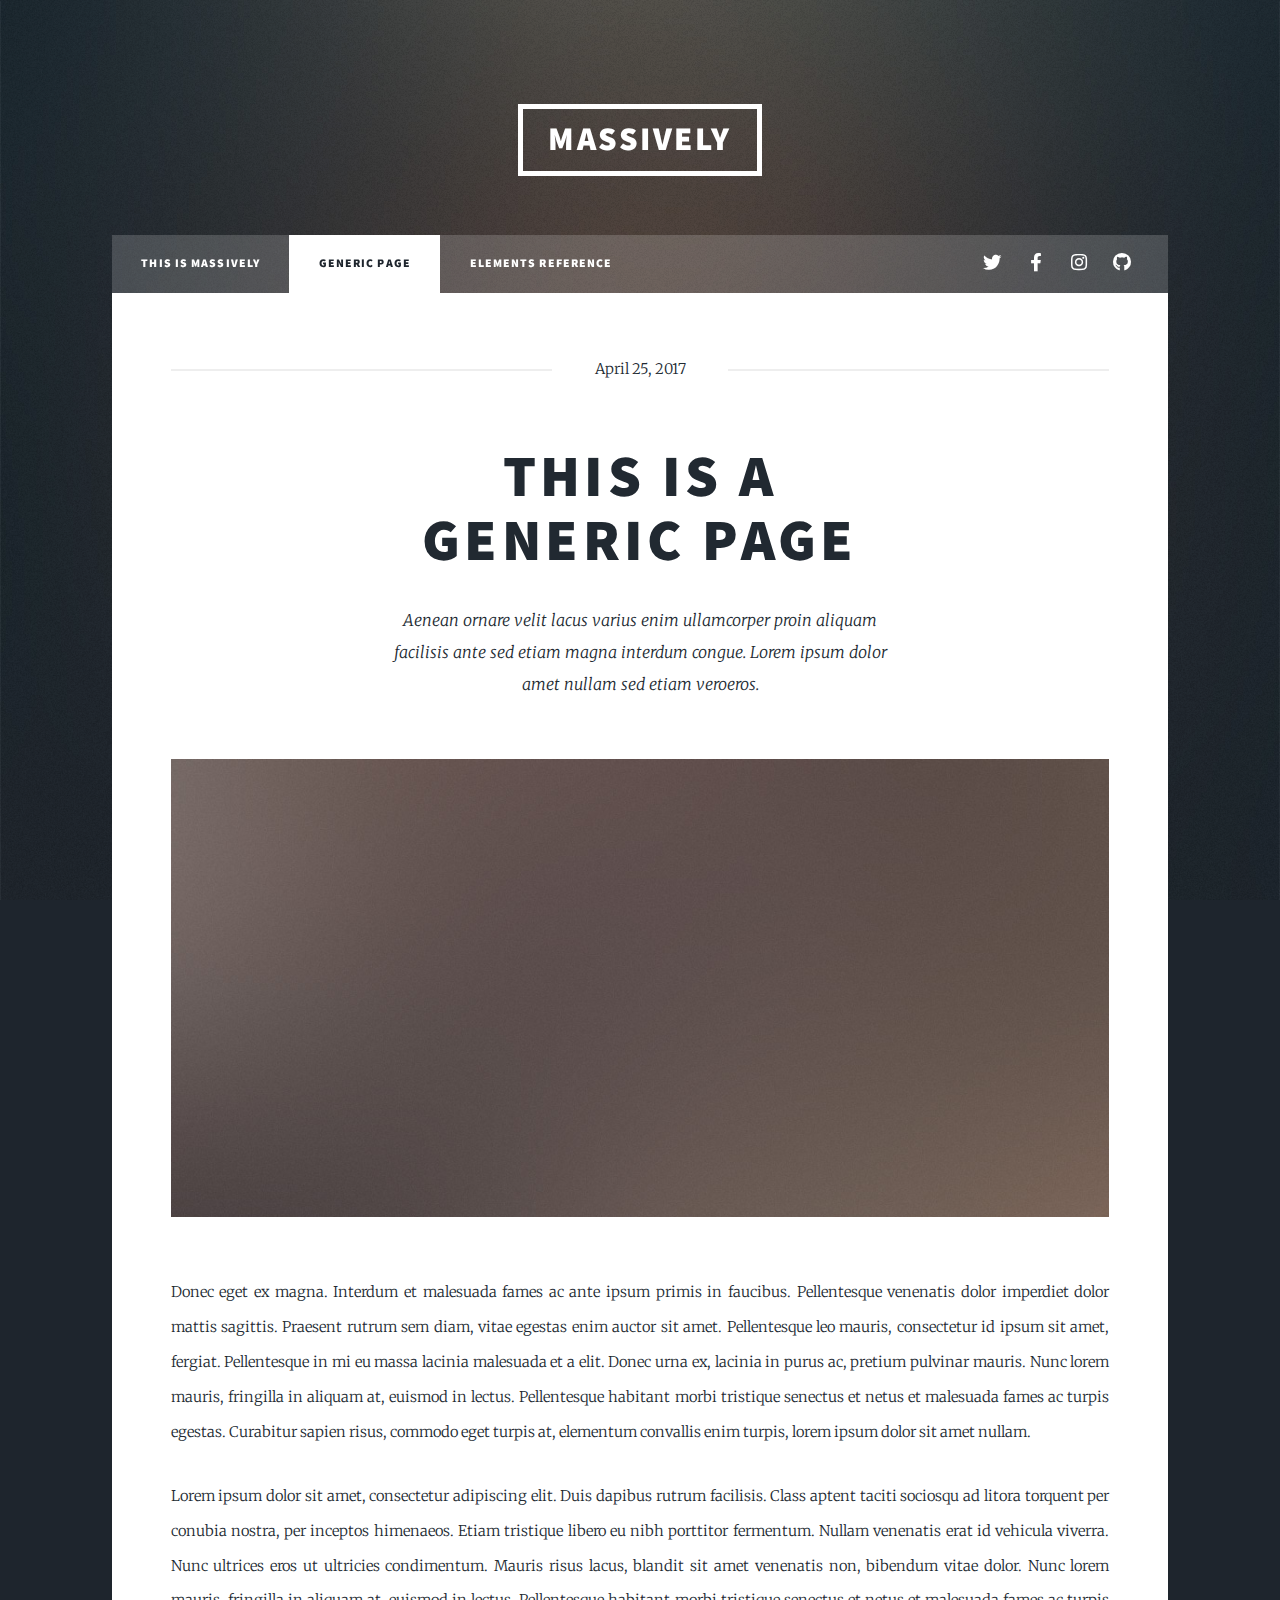
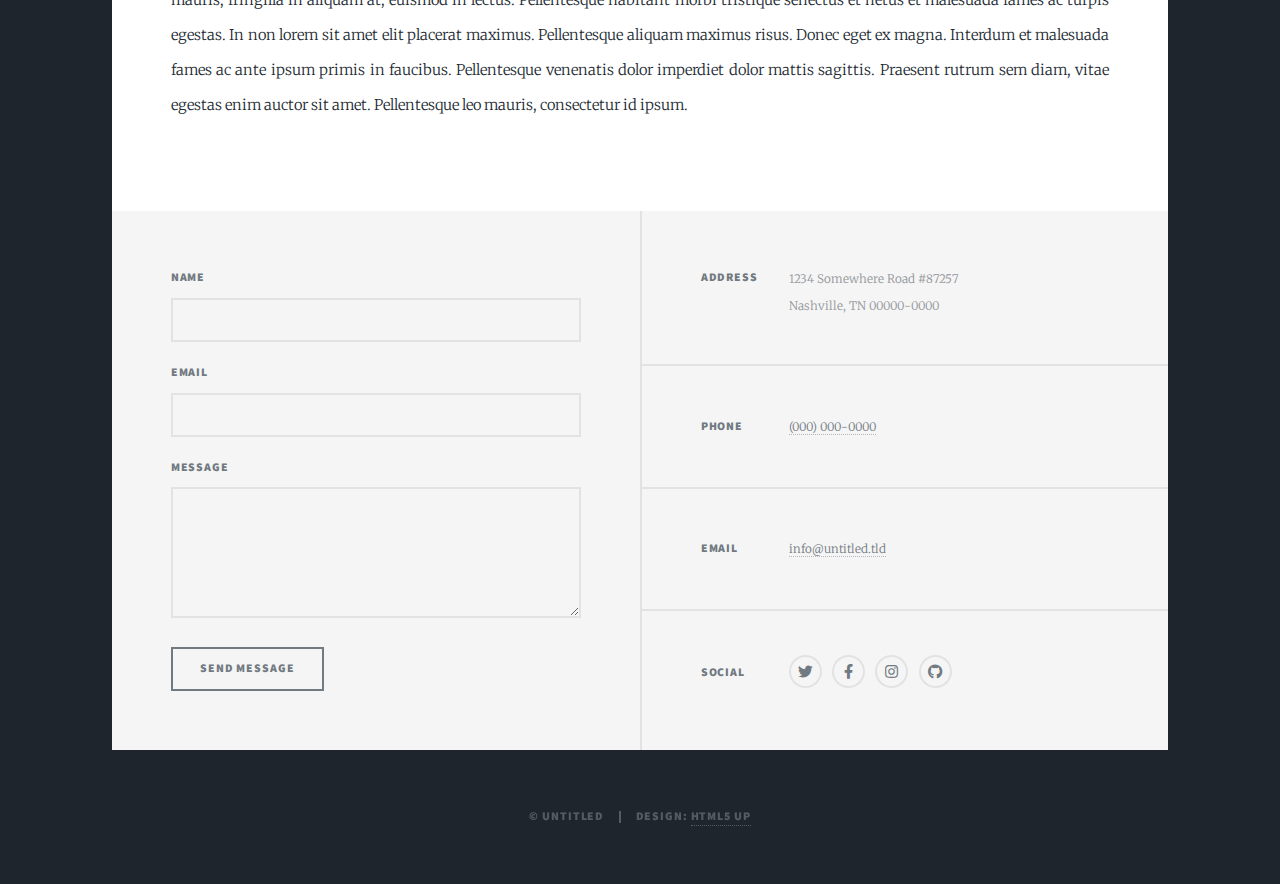
<file: generic.html>
<!DOCTYPE HTML>
<!--
	Massively by HTML5 UP
	html5up.net | @ajlkn
	Free for personal and commercial use under the CCA 3.0 license (html5up.net/license)
-->
<html>
	<head>
		<title>Generic Page - Massively by HTML5 UP</title>
		<meta charset="utf-8" />
		<meta name="viewport" content="width=device-width, initial-scale=1, user-scalable=no" />
		<link rel="stylesheet" href="assets/css/main.css" />
		<noscript><link rel="stylesheet" href="assets/css/noscript.css" /></noscript>
	</head>
	<body class="is-preload">

		<!-- Wrapper -->
			<div id="wrapper">

				<!-- Header -->
					<header id="header">
						<a href="index.html" class="logo">Massively</a>
					</header>

				<!-- Nav -->
					<nav id="nav">
						<ul class="links">
							<li><a href="index.html">This is Massively</a></li>
							<li class="active"><a href="generic.html">Generic Page</a></li>
							<li><a href="elements.html">Elements Reference</a></li>
						</ul>
						<ul class="icons">
							<li><a href="#" class="icon brands fa-twitter"><span class="label">Twitter</span></a></li>
							<li><a href="#" class="icon brands fa-facebook-f"><span class="label">Facebook</span></a></li>
							<li><a href="#" class="icon brands fa-instagram"><span class="label">Instagram</span></a></li>
							<li><a href="#" class="icon brands fa-github"><span class="label">GitHub</span></a></li>
						</ul>
					</nav>

				<!-- Main -->
					<div id="main">

						<!-- Post -->
							<section class="post">
								<header class="major">
									<span class="date">April 25, 2017</span>
									<h1>This is a<br />
									Generic Page</h1>
									<p>Aenean ornare velit lacus varius enim ullamcorper proin aliquam<br />
									facilisis ante sed etiam magna interdum congue. Lorem ipsum dolor<br />
									amet nullam sed etiam veroeros.</p>
								</header>
								<div class="image main"><img src="images/pic01.jpg" alt="" /></div>
								<p>Donec eget ex magna. Interdum et malesuada fames ac ante ipsum primis in faucibus. Pellentesque venenatis dolor imperdiet dolor mattis sagittis. Praesent rutrum sem diam, vitae egestas enim auctor sit amet. Pellentesque leo mauris, consectetur id ipsum sit amet, fergiat. Pellentesque in mi eu massa lacinia malesuada et a elit. Donec urna ex, lacinia in purus ac, pretium pulvinar mauris. Nunc lorem mauris, fringilla in aliquam at, euismod in lectus. Pellentesque habitant morbi tristique senectus et netus et malesuada fames ac turpis egestas. Curabitur sapien risus, commodo eget turpis at, elementum convallis enim turpis, lorem ipsum dolor sit amet nullam.</p>
								<p>Lorem ipsum dolor sit amet, consectetur adipiscing elit. Duis dapibus rutrum facilisis. Class aptent taciti sociosqu ad litora torquent per conubia nostra, per inceptos himenaeos. Etiam tristique libero eu nibh porttitor fermentum. Nullam venenatis erat id vehicula viverra. Nunc ultrices eros ut ultricies condimentum. Mauris risus lacus, blandit sit amet venenatis non, bibendum vitae dolor. Nunc lorem mauris, fringilla in aliquam at, euismod in lectus. Pellentesque habitant morbi tristique senectus et netus et malesuada fames ac turpis egestas. In non lorem sit amet elit placerat maximus. Pellentesque aliquam maximus risus. Donec eget ex magna. Interdum et malesuada fames ac ante ipsum primis in faucibus. Pellentesque venenatis dolor imperdiet dolor mattis sagittis. Praesent rutrum sem diam, vitae egestas enim auctor sit amet. Pellentesque leo mauris, consectetur id ipsum.</p>
							</section>

					</div>

				<!-- Footer -->
					<footer id="footer">
						<section>
							<form method="post" action="#">
								<div class="fields">
									<div class="field">
										<label for="name">Name</label>
										<input type="text" name="name" id="name" />
									</div>
									<div class="field">
										<label for="email">Email</label>
										<input type="text" name="email" id="email" />
									</div>
									<div class="field">
										<label for="message">Message</label>
										<textarea name="message" id="message" rows="3"></textarea>
									</div>
								</div>
								<ul class="actions">
									<li><input type="submit" value="Send Message" /></li>
								</ul>
							</form>
						</section>
						<section class="split contact">
							<section class="alt">
								<h3>Address</h3>
								<p>1234 Somewhere Road #87257<br />
								Nashville, TN 00000-0000</p>
							</section>
							<section>
								<h3>Phone</h3>
								<p><a href="#">(000) 000-0000</a></p>
							</section>
							<section>
								<h3>Email</h3>
								<p><a href="#">info@untitled.tld</a></p>
							</section>
							<section>
								<h3>Social</h3>
								<ul class="icons alt">
									<li><a href="#" class="icon brands alt fa-twitter"><span class="label">Twitter</span></a></li>
									<li><a href="#" class="icon brands alt fa-facebook-f"><span class="label">Facebook</span></a></li>
									<li><a href="#" class="icon brands alt fa-instagram"><span class="label">Instagram</span></a></li>
									<li><a href="#" class="icon brands alt fa-github"><span class="label">GitHub</span></a></li>
								</ul>
							</section>
						</section>
					</footer>

				<!-- Copyright -->
					<div id="copyright">
						<ul><li>&copy; Untitled</li><li>Design: <a href="https://html5up.net">HTML5 UP</a></li></ul>
					</div>

			</div>

		<!-- Scripts -->
			<script src="assets/js/jquery.min.js"></script>
			<script src="assets/js/jquery.scrollex.min.js"></script>
			<script src="assets/js/jquery.scrolly.min.js"></script>
			<script src="assets/js/browser.min.js"></script>
			<script src="assets/js/breakpoints.min.js"></script>
			<script src="assets/js/util.js"></script>
			<script src="assets/js/main.js"></script>

	</body>
</html>
</file>
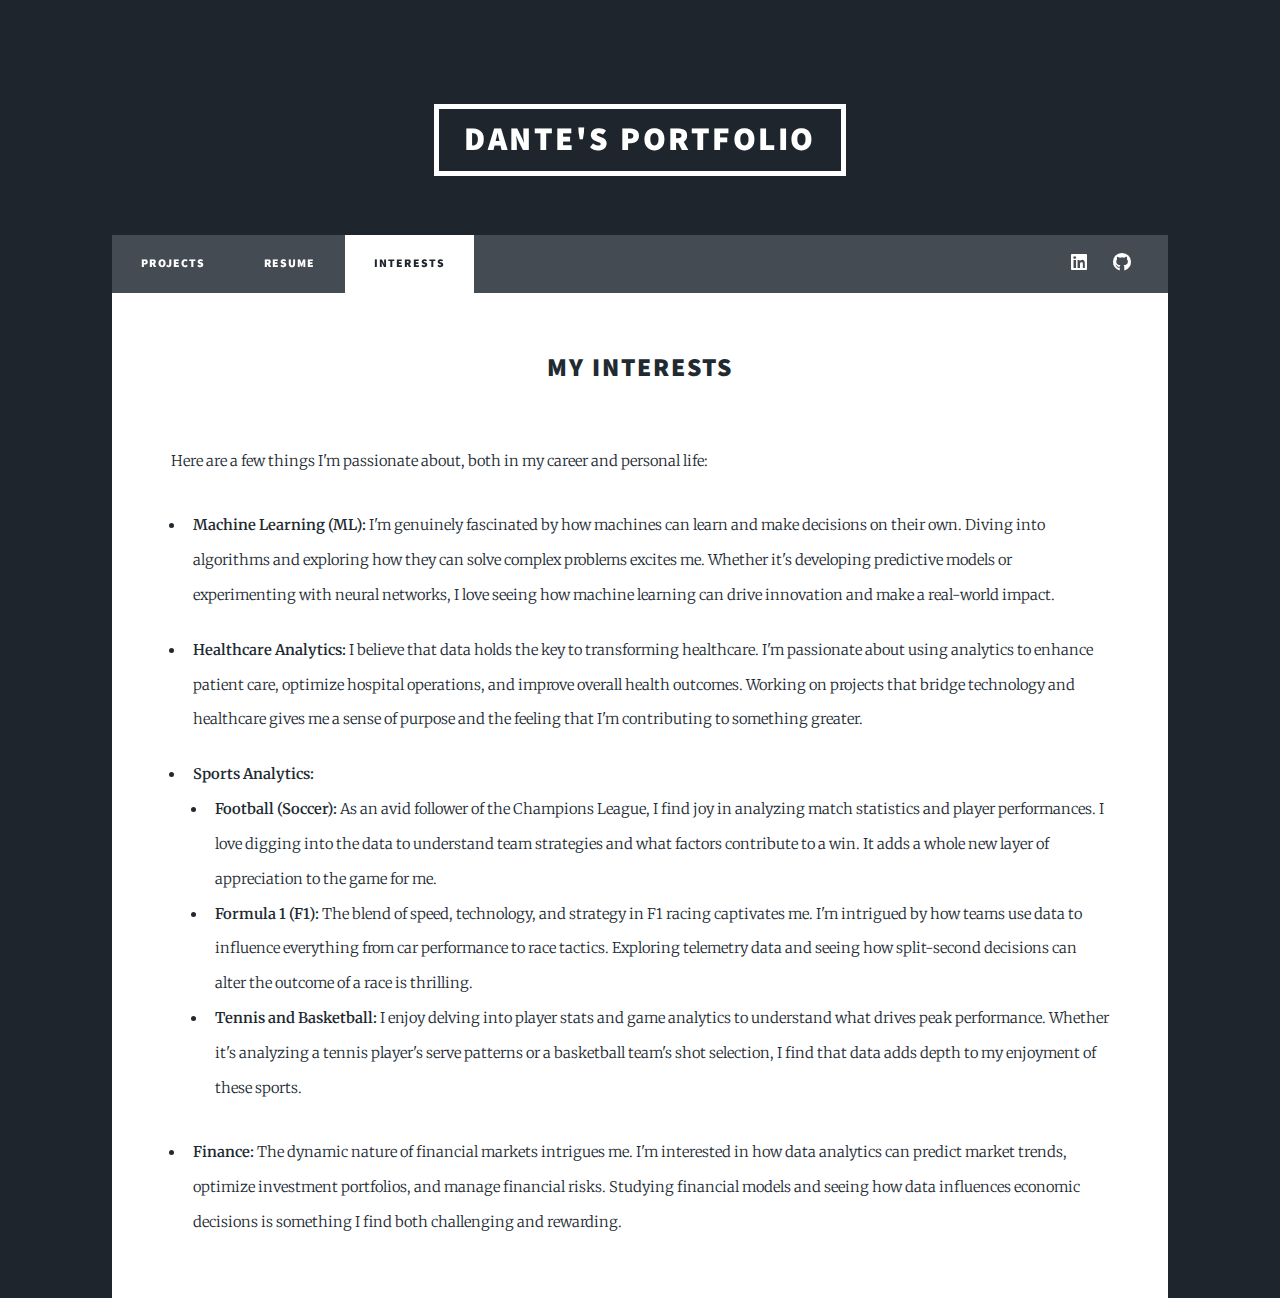
<file: interests.html>
<!DOCTYPE HTML>

<html>
	<head>
		<title>My Interests - Dante's Portfolio</title>
		<meta charset="utf-8" />
		<meta name="viewport" content="width=device-width, initial-scale=1, user-scalable=no" />
		<link rel="stylesheet" href="assets/css/main.css" />
		<noscript><link rel="stylesheet" href="assets/css/noscript.css" /></noscript>
	</head>
	<body class="is-preload">

		<!-- Wrapper -->
		<div id="wrapper" class="fade-in">

			<!-- Header -->
			<header id="header">
				<a href="index.html" class="logo">Dante's Portfolio</a>
			</header>

			<!-- Nav -->
			<nav id="nav">
				<ul class="links">
					<li><a href="index.html">Projects</a></li> <!-- Link back to Projects -->
					<li><a href="/downloads/Dante_Shoghanian_Resume.pdf" target="_blank">Resume</a></li>
					<li class="active"><a href="interests.html">Interests</a></li>
				</ul>
				<ul class="icons">
					<li><a href="https://www.linkedin.com/in/dshoghanian/" class="icon brands alt fa-linkedin"><span class="label">LinkedIn</span></a></li>
					<li><a href="https://github.com/dshoghanian" class="icon brands alt fa-github"><span class="label">GitHub</span></a></li>
				</ul>
			</nav>

			<!-- Main Content -->
			<div id="main">
				<!-- Interests Section -->
				<section>
					<header class="major">
						<h2>My Interests</h2>
					</header>
					<p>Here are a few things I'm passionate about, both in my career and personal life:</p>
                    <ul>
                        <li style="margin-bottom: 20px;"><strong>Machine Learning (ML):</strong> I'm genuinely fascinated by how machines can learn and make decisions on their own. Diving into algorithms and exploring how they can solve complex problems excites me. Whether it's developing predictive models or experimenting with neural networks, I love seeing how machine learning can drive innovation and make a real-world impact.</li>
                
                        <li style="margin-bottom: 20px;"><strong>Healthcare Analytics:</strong> I believe that data holds the key to transforming healthcare. I'm passionate about using analytics to enhance patient care, optimize hospital operations, and improve overall health outcomes. Working on projects that bridge technology and healthcare gives me a sense of purpose and the feeling that I'm contributing to something greater.</li>
                
                        <li style="margin-bottom: 20px;"><strong>Sports Analytics:</strong>
                            <ul>
                                <li><strong>Football (Soccer):</strong> As an avid follower of the Champions League, I find joy in analyzing match statistics and player performances. I love digging into the data to understand team strategies and what factors contribute to a win. It adds a whole new layer of appreciation to the game for me.</li>
                                <li><strong>Formula 1 (F1):</strong> The blend of speed, technology, and strategy in F1 racing captivates me. I'm intrigued by how teams use data to influence everything from car performance to race tactics. Exploring telemetry data and seeing how split-second decisions can alter the outcome of a race is thrilling.</li>
                                <li><strong>Tennis and Basketball:</strong> I enjoy delving into player stats and game analytics to understand what drives peak performance. Whether it's analyzing a tennis player's serve patterns or a basketball team's shot selection, I find that data adds depth to my enjoyment of these sports.</li>
                            </ul>
                        </li>
                
                        <li style="margin-bottom: 20px;"><strong>Finance:</strong> The dynamic nature of financial markets intrigues me. I'm interested in how data analytics can predict market trends, optimize investment portfolios, and manage financial risks. Studying financial models and seeing how data influences economic decisions is something I find both challenging and rewarding.</li>
                    </ul>
				</section>
			</div
</file>
<file: assets/css/main.css>
@import url(fontawesome-all.min.css);
@import url("https://fonts.googleapis.com/css?family=Merriweather:300,700,300italic,700italic|Source+Sans+Pro:900");

/*
	Massively by HTML5 UP
	html5up.net | @ajlkn
	Free for personal and commercial use under the CCA 3.0 license (html5up.net/license)
*/

html, body, div, span, applet, object,
iframe, h1, h2, h3, h4, h5, h6, p, blockquote,
pre, a, abbr, acronym, address, big, cite,
code, del, dfn, em, img, ins, kbd, q, s, samp,
small, strike, strong, sub, sup, tt, var, b,
u, i, center, dl, dt, dd, ol, ul, li, fieldset,
form, label, legend, table, caption, tbody,
tfoot, thead, tr, th, td, article, aside,
canvas, details, embed, figure, figcaption,
footer, header, hgroup, menu, nav, output, ruby,
section, summary, time, mark, audio, video {
	margin: 0;
	padding: 0;
	border: 0;
	font-size: 100%;
	font: inherit;
	vertical-align: baseline;}

article, aside, details, figcaption, figure,
footer, header, hgroup, menu, nav, section {
	display: block;}

body {
	line-height: 1;
}

ol, ul {
	list-style: none;
}

blockquote, q {
	quotes: none;
}

	blockquote:before, blockquote:after, q:before, q:after {
		content: '';
		content: none;
	}

table {
	border-collapse: collapse;
	border-spacing: 0;
}

body {
	-webkit-text-size-adjust: none;
}

mark {
	background-color: transparent;
	color: inherit;
}

input::-moz-focus-inner {
	border: 0;
	padding: 0;
}

input, select, textarea {
	-moz-appearance: none;
	-webkit-appearance: none;
	-ms-appearance: none;
	appearance: none;
}

/* Basic */

	@-ms-viewport {
		width: device-width;
	}

	body {
		-ms-overflow-style: scrollbar;
	}

	@media screen and (max-width: 480px) {

		html, body {
			min-width: 320px;
		}

	}

	html {
		box-sizing: border-box;
	}

	*, *:before, *:after {
		box-sizing: inherit;
	}

	body {
		background-color: #1e252d;
	}

		body.is-preload *, body.is-preload *:before, body.is-preload *:after {
			-moz-animation: none !important;
			-webkit-animation: none !important;
			-ms-animation: none !important;
			animation: none !important;
			-moz-transition: none !important;
			-webkit-transition: none !important;
			-ms-transition: none !important;
			transition: none !important;
		}

/* Type */

	html {
		font-size: 16pt;
	}

		@media screen and (max-width: 1680px) {

			html {
				font-size: 12pt;
			}

		}

		@media screen and (max-width: 1280px) {

			html {
				font-size: 11pt;
			}

		}

		@media screen and (max-width: 360px) {

			html {
				font-size: 10pt;
			}

		}

	body {
		color: #212931;
	}

	body, input, select, textarea {
		font-family: "Merriweather", Georgia, serif;
		font-weight: 300;
		font-size: 1rem;
		line-height: 2.375;
	}

	a {
		-moz-transition: color 0.2s ease-in-out, background-color 0.2s ease-in-out, border-color 0.2s ease-in-out, box-shadow 0.2s ease-in-out;
		-webkit-transition: color 0.2s ease-in-out, background-color 0.2s ease-in-out, border-color 0.2s ease-in-out, box-shadow 0.2s ease-in-out;
		-ms-transition: color 0.2s ease-in-out, background-color 0.2s ease-in-out, border-color 0.2s ease-in-out, box-shadow 0.2s ease-in-out;
		transition: color 0.2s ease-in-out, background-color 0.2s ease-in-out, border-color 0.2s ease-in-out, box-shadow 0.2s ease-in-out;
		border-bottom: dotted 1px;
		text-decoration: none;
	}

		a:hover {
			border-bottom-color: transparent;
		}

	strong, b {
		font-weight: 600;
	}

	em, i {
		font-style: italic;
	}

	p {
		text-align: justify;
		margin: 0 0 2rem 0;
	}

	h1, h2, h3, h4, h5, h6 {
		font-family: "Source Sans Pro", Helvetica, sans-serif;
		font-weight: 900;
		line-height: 1.5;
		letter-spacing: 0.075em;
		text-transform: uppercase;
		margin: 0 0 1rem 0;
	}

		h1 a, h2 a, h3 a, h4 a, h5 a, h6 a {
			border-bottom: 0;
			color: inherit;
			text-decoration: none;
		}

	h1 {
		font-size: 4rem;
		line-height: 1.1;
		margin: 0 0 2rem 0;
	}

	h2 {
		font-size: 1.75rem;
		line-height: 1.3;
		margin: 0 0 1.5rem 0;
	}

	h3 {
		font-size: 1.25rem;
		margin: 0 0 1.5rem 0;
	}

	h4 {
		font-size: 1rem;
	}

	h5 {
		font-size: 0.9rem;
	}

	h6 {
		font-size: 0.8rem;
	}

	sub {
		font-size: 0.8rem;
		position: relative;
		top: 0.5rem;
	}

	sup {
		font-size: 0.8rem;
		position: relative;
		top: -0.5rem;
	}

	blockquote {
		border-left: solid 4px;
		font-style: italic;
		margin: 0 0 2rem 0;
		padding: 0.5rem 0 0.5rem 2rem;
	}

	code {
		border: solid 2px;
		font-family: "Courier New", monospace;
		font-size: 0.9rem;
		margin: 0 0.25rem;
		padding: 0.25rem 0.65rem;
	}

	pre {
		-webkit-overflow-scrolling: touch;
		font-family: "Courier New", monospace;
		font-size: 0.9rem;
		margin: 0 0 2rem 0;
	}

		pre code {
			display: block;
			line-height: 1.75;
			padding: 1rem 1.5rem;
			overflow-x: auto;
		}

	hr {
		border: 0;
		border-bottom: solid 2px;
		margin: 3rem 0;
	}

		hr.major {
			margin: 5rem 0;
		}

	.align-left {
		text-align: left;
	}

	.align-center {
		text-align: center;
	}

	.align-right {
		text-align: right;
	}

	input, select, textarea {
		color: #212931;
	}

	a {
		color: #212931;
		border-bottom-color: rgba(33, 41, 49, 0.5);
	}

		a:hover {
			border-bottom-color: transparent;
			color: #18bfef !important;
		}

	strong, b {
		color: #212931;
	}

	h1, h2, h3, h4, h5, h6 {
		color: #212931;
	}

	blockquote {
		border-left-color: #eeeeee;
	}

	code {
		background: rgba(220, 220, 220, 0.25);
		border-color: #eeeeee;
	}

	hr {
		border-bottom-color: #eeeeee;
	}

/* Row */

	.row {
		display: flex;
		flex-wrap: wrap;
		box-sizing: border-box;
		align-items: stretch;
	}

		.row > * {
			box-sizing: border-box;
		}

		.row.gtr-uniform > * > :last-child {
			margin-bottom: 0;
		}

		.row.aln-left {
			justify-content: flex-start;
		}

		.row.aln-center {
			justify-content: center;
		}

		.row.aln-right {
			justify-content: flex-end;
		}

		.row.aln-top {
			align-items: flex-start;
		}

		.row.aln-middle {
			align-items: center;
		}

		.row.aln-bottom {
			align-items: flex-end;
		}

		.row > .imp {
			order: -1;
		}

		.row > .col-1 {
			width: 8.33333%;
		}

		.row > .off-1 {
			margin-left: 8.33333%;
		}

		.row > .col-2 {
			width: 16.66667%;
		}

		.row > .off-2 {
			margin-left: 16.66667%;
		}

		.row > .col-3 {
			width: 25%;
		}

		.row > .off-3 {
			margin-left: 25%;
		}

		.row > .col-4 {
			width: 33.33333%;
		}

		.row > .off-4 {
			margin-left: 33.33333%;
		}

		.row > .col-5 {
			width: 41.66667%;
		}

		.row > .off-5 {
			margin-left: 41.66667%;
		}

		.row > .col-6 {
			width: 50%;
		}

		.row > .off-6 {
			margin-left: 50%;
		}

		.row > .col-7 {
			width: 58.33333%;
		}

		.row > .off-7 {
			margin-left: 58.33333%;
		}

		.row > .col-8 {
			width: 66.66667%;
		}

		.row > .off-8 {
			margin-left: 66.66667%;
		}

		.row > .col-9 {
			width: 75%;
		}

		.row > .off-9 {
			margin-left: 75%;
		}

		.row > .col-10 {
			width: 83.33333%;
		}

		.row > .off-10 {
			margin-left: 83.33333%;
		}

		.row > .col-11 {
			width: 91.66667%;
		}

		.row > .off-11 {
			margin-left: 91.66667%;
		}

		.row > .col-12 {
			width: 100%;
		}

		.row > .off-12 {
			margin-left: 100%;
		}

		.row.gtr-0 {
			margin-top: 0;
			margin-left: 0rem;
		}

			.row.gtr-0 > * {
				padding: 0 0 0 0rem;
			}

			.row.gtr-0.gtr-uniform {
				margin-top: 0rem;
			}

				.row.gtr-0.gtr-uniform > * {
					padding-top: 0rem;
				}

		.row.gtr-25 {
			margin-top: 0;
			margin-left: -0.375rem;
		}

			.row.gtr-25 > * {
				padding: 0 0 0 0.375rem;
			}

			.row.gtr-25.gtr-uniform {
				margin-top: -0.375rem;
			}

				.row.gtr-25.gtr-uniform > * {
					padding-top: 0.375rem;
				}

		.row.gtr-50 {
			margin-top: 0;
			margin-left: -0.75rem;
		}

			.row.gtr-50 > * {
				padding: 0 0 0 0.75rem;
			}

			.row.gtr-50.gtr-uniform {
				margin-top: -0.75rem;
			}

				.row.gtr-50.gtr-uniform > * {
					padding-top: 0.75rem;
				}

		.row {
			margin-top: 0;
			margin-left: -1.5rem;
		}

			.row > * {
				padding: 0 0 0 1.5rem;
			}

			.row.gtr-uniform {
				margin-top: -1.5rem;
			}

				.row.gtr-uniform > * {
					padding-top: 1.5rem;
				}

		.row.gtr-150 {
			margin-top: 0;
			margin-left: -2.25rem;
		}

			.row.gtr-150 > * {
				padding: 0 0 0 2.25rem;
			}

			.row.gtr-150.gtr-uniform {
				margin-top: -2.25rem;
			}

				.row.gtr-150.gtr-uniform > * {
					padding-top: 2.25rem;
				}

		.row.gtr-200 {
			margin-top: 0;
			margin-left: -3rem;
		}

			.row.gtr-200 > * {
				padding: 0 0 0 3rem;
			}

			.row.gtr-200.gtr-uniform {
				margin-top: -3rem;
			}

				.row.gtr-200.gtr-uniform > * {
					padding-top: 3rem;
				}

		@media screen and (max-width: 1680px) {

			.row {
				display: flex;
				flex-wrap: wrap;
				box-sizing: border-box;
				align-items: stretch;
			}

				.row > * {
					box-sizing: border-box;
				}

				.row.gtr-uniform > * > :last-child {
					margin-bottom: 0;
				}

				.row.aln-left {
					justify-content: flex-start;
				}

				.row.aln-center {
					justify-content: center;
				}

				.row.aln-right {
					justify-content: flex-end;
				}

				.row.aln-top {
					align-items: flex-start;
				}

				.row.aln-middle {
					align-items: center;
				}

				.row.aln-bottom {
					align-items: flex-end;
				}

				.row > .imp-xlarge {
					order: -1;
				}

				.row > .col-1-xlarge {
					width: 8.33333%;
				}

				.row > .off-1-xlarge {
					margin-left: 8.33333%;
				}

				.row > .col-2-xlarge {
					width: 16.66667%;
				}

				.row > .off-2-xlarge {
					margin-left: 16.66667%;
				}

				.row > .col-3-xlarge {
					width: 25%;
				}

				.row > .off-3-xlarge {
					margin-left: 25%;
				}

				.row > .col-4-xlarge {
					width: 33.33333%;
				}

				.row > .off-4-xlarge {
					margin-left: 33.33333%;
				}

				.row > .col-5-xlarge {
					width: 41.66667%;
				}

				.row > .off-5-xlarge {
					margin-left: 41.66667%;
				}

				.row > .col-6-xlarge {
					width: 50%;
				}

				.row > .off-6-xlarge {
					margin-left: 50%;
				}

				.row > .col-7-xlarge {
					width: 58.33333%;
				}

				.row > .off-7-xlarge {
					margin-left: 58.33333%;
				}

				.row > .col-8-xlarge {
					width: 66.66667%;
				}

				.row > .off-8-xlarge {
					margin-left: 66.66667%;
				}

				.row > .col-9-xlarge {
					width: 75%;
				}

				.row > .off-9-xlarge {
					margin-left: 75%;
				}

				.row > .col-10-xlarge {
					width: 83.33333%;
				}

				.row > .off-10-xlarge {
					margin-left: 83.33333%;
				}

				.row > .col-11-xlarge {
					width: 91.66667%;
				}

				.row > .off-11-xlarge {
					margin-left: 91.66667%;
				}

				.row > .col-12-xlarge {
					width: 100%;
				}

				.row > .off-12-xlarge {
					margin-left: 100%;
				}

				.row.gtr-0 {
					margin-top: 0;
					margin-left: 0rem;
				}

					.row.gtr-0 > * {
						padding: 0 0 0 0rem;
					}

					.row.gtr-0.gtr-uniform {
						margin-top: 0rem;
					}

						.row.gtr-0.gtr-uniform > * {
							padding-top: 0rem;
						}

				.row.gtr-25 {
					margin-top: 0;
					margin-left: -0.375rem;
				}

					.row.gtr-25 > * {
						padding: 0 0 0 0.375rem;
					}

					.row.gtr-25.gtr-uniform {
						margin-top: -0.375rem;
					}

						.row.gtr-25.gtr-uniform > * {
							padding-top: 0.375rem;
						}

				.row.gtr-50 {
					margin-top: 0;
					margin-left: -0.75rem;
				}

					.row.gtr-50 > * {
						padding: 0 0 0 0.75rem;
					}

					.row.gtr-50.gtr-uniform {
						margin-top: -0.75rem;
					}

						.row.gtr-50.gtr-uniform > * {
							padding-top: 0.75rem;
						}

				.row {
					margin-top: 0;
					margin-left: -1.5rem;
				}

					.row > * {
						padding: 0 0 0 1.5rem;
					}

					.row.gtr-uniform {
						margin-top: -1.5rem;
					}

						.row.gtr-uniform > * {
							padding-top: 1.5rem;
						}

				.row.gtr-150 {
					margin-top: 0;
					margin-left: -2.25rem;
				}

					.row.gtr-150 > * {
						padding: 0 0 0 2.25rem;
					}

					.row.gtr-150.gtr-uniform {
						margin-top: -2.25rem;
					}

						.row.gtr-150.gtr-uniform > * {
							padding-top: 2.25rem;
						}

				.row.gtr-200 {
					margin-top: 0;
					margin-left: -3rem;
				}

					.row.gtr-200 > * {
						padding: 0 0 0 3rem;
					}

					.row.gtr-200.gtr-uniform {
						margin-top: -3rem;
					}

						.row.gtr-200.gtr-uniform > * {
							padding-top: 3rem;
						}

		}

		@media screen and (max-width: 1280px) {

			.row {
				display: flex;
				flex-wrap: wrap;
				box-sizing: border-box;
				align-items: stretch;
			}

				.row > * {
					box-sizing: border-box;
				}

				.row.gtr-uniform > * > :last-child {
					margin-bottom: 0;
				}

				.row.aln-left {
					justify-content: flex-start;
				}

				.row.aln-center {
					justify-content: center;
				}

				.row.aln-right {
					justify-content: flex-end;
				}

				.row.aln-top {
					align-items: flex-start;
				}

				.row.aln-middle {
					align-items: center;
				}

				.row.aln-bottom {
					align-items: flex-end;
				}

				.row > .imp-large {
					order: -1;
				}

				.row > .col-1-large {
					width: 8.33333%;
				}

				.row > .off-1-large {
					margin-left: 8.33333%;
				}

				.row > .col-2-large {
					width: 16.66667%;
				}

				.row > .off-2-large {
					margin-left: 16.66667%;
				}

				.row > .col-3-large {
					width: 25%;
				}

				.row > .off-3-large {
					margin-left: 25%;
				}

				.row > .col-4-large {
					width: 33.33333%;
				}

				.row > .off-4-large {
					margin-left: 33.33333%;
				}

				.row > .col-5-large {
					width: 41.66667%;
				}

				.row > .off-5-large {
					margin-left: 41.66667%;
				}

				.row > .col-6-large {
					width: 50%;
				}

				.row > .off-6-large {
					margin-left: 50%;
				}

				.row > .col-7-large {
					width: 58.33333%;
				}

				.row > .off-7-large {
					margin-left: 58.33333%;
				}

				.row > .col-8-large {
					width: 66.66667%;
				}

				.row > .off-8-large {
					margin-left: 66.66667%;
				}

				.row > .col-9-large {
					width: 75%;
				}

				.row > .off-9-large {
					margin-left: 75%;
				}

				.row > .col-10-large {
					width: 83.33333%;
				}

				.row > .off-10-large {
					margin-left: 83.33333%;
				}

				.row > .col-11-large {
					width: 91.66667%;
				}

				.row > .off-11-large {
					margin-left: 91.66667%;
				}

				.row > .col-12-large {
					width: 100%;
				}

				.row > .off-12-large {
					margin-left: 100%;
				}

				.row.gtr-0 {
					margin-top: 0;
					margin-left: 0rem;
				}

					.row.gtr-0 > * {
						padding: 0 0 0 0rem;
					}

					.row.gtr-0.gtr-uniform {
						margin-top: 0rem;
					}

						.row.gtr-0.gtr-uniform > * {
							padding-top: 0rem;
						}

				.row.gtr-25 {
					margin-top: 0;
					margin-left: -0.375rem;
				}

					.row.gtr-25 > * {
						padding: 0 0 0 0.375rem;
					}

					.row.gtr-25.gtr-uniform {
						margin-top: -0.375rem;
					}

						.row.gtr-25.gtr-uniform > * {
							padding-top: 0.375rem;
						}

				.row.gtr-50 {
					margin-top: 0;
					margin-left: -0.75rem;
				}

					.row.gtr-50 > * {
						padding: 0 0 0 0.75rem;
					}

					.row.gtr-50.gtr-uniform {
						margin-top: -0.75rem;
					}

						.row.gtr-50.gtr-uniform > * {
							padding-top: 0.75rem;
						}

				.row {
					margin-top: 0;
					margin-left: -1.5rem;
				}

					.row > * {
						padding: 0 0 0 1.5rem;
					}

					.row.gtr-uniform {
						margin-top: -1.5rem;
					}

						.row.gtr-uniform > * {
							padding-top: 1.5rem;
						}

				.row.gtr-150 {
					margin-top: 0;
					margin-left: -2.25rem;
				}

					.row.gtr-150 > * {
						padding: 0 0 0 2.25rem;
					}

					.row.gtr-150.gtr-uniform {
						margin-top: -2.25rem;
					}

						.row.gtr-150.gtr-uniform > * {
							padding-top: 2.25rem;
						}

				.row.gtr-200 {
					margin-top: 0;
					margin-left: -3rem;
				}

					.row.gtr-200 > * {
						padding: 0 0 0 3rem;
					}

					.row.gtr-200.gtr-uniform {
						margin-top: -3rem;
					}

						.row.gtr-200.gtr-uniform > * {
							padding-top: 3rem;
						}

		}

		@media screen and (max-width: 980px) {

			.row {
				display: flex;
				flex-wrap: wrap;
				box-sizing: border-box;
				align-items: stretch;
			}

				.row > * {
					box-sizing: border-box;
				}

				.row.gtr-uniform > * > :last-child {
					margin-bottom: 0;
				}

				.row.aln-left {
					justify-content: flex-start;
				}

				.row.aln-center {
					justify-content: center;
				}

				.row.aln-right {
					justify-content: flex-end;
				}

				.row.aln-top {
					align-items: flex-start;
				}

				.row.aln-middle {
					align-items: center;
				}

				.row.aln-bottom {
					align-items: flex-end;
				}

				.row > .imp-medium {
					order: -1;
				}

				.row > .col-1-medium {
					width: 8.33333%;
				}

				.row > .off-1-medium {
					margin-left: 8.33333%;
				}

				.row > .col-2-medium {
					width: 16.66667%;
				}

				.row > .off-2-medium {
					margin-left: 16.66667%;
				}

				.row > .col-3-medium {
					width: 25%;
				}

				.row > .off-3-medium {
					margin-left: 25%;
				}

				.row > .col-4-medium {
					width: 33.33333%;
				}

				.row > .off-4-medium {
					margin-left: 33.33333%;
				}

				.row > .col-5-medium {
					width: 41.66667%;
				}

				.row > .off-5-medium {
					margin-left: 41.66667%;
				}

				.row > .col-6-medium {
					width: 50%;
				}

				.row > .off-6-medium {
					margin-left: 50%;
				}

				.row > .col-7-medium {
					width: 58.33333%;
				}

				.row > .off-7-medium {
					margin-left: 58.33333%;
				}

				.row > .col-8-medium {
					width: 66.66667%;
				}

				.row > .off-8-medium {
					margin-left: 66.66667%;
				}

				.row > .col-9-medium {
					width: 75%;
				}

				.row > .off-9-medium {
					margin-left: 75%;
				}

				.row > .col-10-medium {
					width: 83.33333%;
				}

				.row > .off-10-medium {
					margin-left: 83.33333%;
				}

				.row > .col-11-medium {
					width: 91.66667%;
				}

				.row > .off-11-medium {
					margin-left: 91.66667%;
				}

				.row > .col-12-medium {
					width: 100%;
				}

				.row > .off-12-medium {
					margin-left: 100%;
				}

				.row.gtr-0 {
					margin-top: 0;
					margin-left: 0rem;
				}

					.row.gtr-0 > * {
						padding: 0 0 0 0rem;
					}

					.row.gtr-0.gtr-uniform {
						margin-top: 0rem;
					}

						.row.gtr-0.gtr-uniform > * {
							padding-top: 0rem;
						}

				.row.gtr-25 {
					margin-top: 0;
					margin-left: -0.375rem;
				}

					.row.gtr-25 > * {
						padding: 0 0 0 0.375rem;
					}

					.row.gtr-25.gtr-uniform {
						margin-top: -0.375rem;
					}

						.row.gtr-25.gtr-uniform > * {
							padding-top: 0.375rem;
						}

				.row.gtr-50 {
					margin-top: 0;
					margin-left: -0.75rem;
				}

					.row.gtr-50 > * {
						padding: 0 0 0 0.75rem;
					}

					.row.gtr-50.gtr-uniform {
						margin-top: -0.75rem;
					}

						.row.gtr-50.gtr-uniform > * {
							padding-top: 0.75rem;
						}

				.row {
					margin-top: 0;
					margin-left: -1.5rem;
				}

					.row > * {
						padding: 0 0 0 1.5rem;
					}

					.row.gtr-uniform {
						margin-top: -1.5rem;
					}

						.row.gtr-uniform > * {
							padding-top: 1.5rem;
						}

				.row.gtr-150 {
					margin-top: 0;
					margin-left: -2.25rem;
				}

					.row.gtr-150 > * {
						padding: 0 0 0 2.25rem;
					}

					.row.gtr-150.gtr-uniform {
						margin-top: -2.25rem;
					}

						.row.gtr-150.gtr-uniform > * {
							padding-top: 2.25rem;
						}

				.row.gtr-200 {
					margin-top: 0;
					margin-left: -3rem;
				}

					.row.gtr-200 > * {
						padding: 0 0 0 3rem;
					}

					.row.gtr-200.gtr-uniform {
						margin-top: -3rem;
					}

						.row.gtr-200.gtr-uniform > * {
							padding-top: 3rem;
						}

		}

		@media screen and (max-width: 736px) {

			.row {
				display: flex;
				flex-wrap: wrap;
				box-sizing: border-box;
				align-items: stretch;
			}

				.row > * {
					box-sizing: border-box;
				}

				.row.gtr-uniform > * > :last-child {
					margin-bottom: 0;
				}

				.row.aln-left {
					justify-content: flex-start;
				}

				.row.aln-center {
					justify-content: center;
				}

				.row.aln-right {
					justify-content: flex-end;
				}

				.row.aln-top {
					align-items: flex-start;
				}

				.row.aln-middle {
					align-items: center;
				}

				.row.aln-bottom {
					align-items: flex-end;
				}

				.row > .imp-small {
					order: -1;
				}

				.row > .col-1-small {
					width: 8.33333%;
				}

				.row > .off-1-small {
					margin-left: 8.33333%;
				}

				.row > .col-2-small {
					width: 16.66667%;
				}

				.row > .off-2-small {
					margin-left: 16.66667%;
				}

				.row > .col-3-small {
					width: 25%;
				}

				.row > .off-3-small {
					margin-left: 25%;
				}

				.row > .col-4-small {
					width: 33.33333%;
				}

				.row > .off-4-small {
					margin-left: 33.33333%;
				}

				.row > .col-5-small {
					width: 41.66667%;
				}

				.row > .off-5-small {
					margin-left: 41.66667%;
				}

				.row > .col-6-small {
					width: 50%;
				}

				.row > .off-6-small {
					margin-left: 50%;
				}

				.row > .col-7-small {
					width: 58.33333%;
				}

				.row > .off-7-small {
					margin-left: 58.33333%;
				}

				.row > .col-8-small {
					width: 66.66667%;
				}

				.row > .off-8-small {
					margin-left: 66.66667%;
				}

				.row > .col-9-small {
					width: 75%;
				}

				.row > .off-9-small {
					margin-left: 75%;
				}

				.row > .col-10-small {
					width: 83.33333%;
				}

				.row > .off-10-small {
					margin-left: 83.33333%;
				}

				.row > .col-11-small {
					width: 91.66667%;
				}

				.row > .off-11-small {
					margin-left: 91.66667%;
				}

				.row > .col-12-small {
					width: 100%;
				}

				.row > .off-12-small {
					margin-left: 100%;
				}

				.row.gtr-0 {
					margin-top: 0;
					margin-left: 0rem;
				}

					.row.gtr-0 > * {
						padding: 0 0 0 0rem;
					}

					.row.gtr-0.gtr-uniform {
						margin-top: 0rem;
					}

						.row.gtr-0.gtr-uniform > * {
							padding-top: 0rem;
						}

				.row.gtr-25 {
					margin-top: 0;
					margin-left: -0.375rem;
				}

					.row.gtr-25 > * {
						padding: 0 0 0 0.375rem;
					}

					.row.gtr-25.gtr-uniform {
						margin-top: -0.375rem;
					}

						.row.gtr-25.gtr-uniform > * {
							padding-top: 0.375rem;
						}

				.row.gtr-50 {
					margin-top: 0;
					margin-left: -0.75rem;
				}

					.row.gtr-50 > * {
						padding: 0 0 0 0.75rem;
					}

					.row.gtr-50.gtr-uniform {
						margin-top: -0.75rem;
					}

						.row.gtr-50.gtr-uniform > * {
							padding-top: 0.75rem;
						}

				.row {
					margin-top: 0;
					margin-left: -1.5rem;
				}

					.row > * {
						padding: 0 0 0 1.5rem;
					}

					.row.gtr-uniform {
						margin-top: -1.5rem;
					}

						.row.gtr-uniform > * {
							padding-top: 1.5rem;
						}

				.row.gtr-150 {
					margin-top: 0;
					margin-left: -2.25rem;
				}

					.row.gtr-150 > * {
						padding: 0 0 0 2.25rem;
					}

					.row.gtr-150.gtr-uniform {
						margin-top: -2.25rem;
					}

						.row.gtr-150.gtr-uniform > * {
							padding-top: 2.25rem;
						}

				.row.gtr-200 {
					margin-top: 0;
					margin-left: -3rem;
				}

					.row.gtr-200 > * {
						padding: 0 0 0 3rem;
					}

					.row.gtr-200.gtr-uniform {
						margin-top: -3rem;
					}

						.row.gtr-200.gtr-uniform > * {
							padding-top: 3rem;
						}

		}

		@media screen and (max-width: 480px) {

			.row {
				display: flex;
				flex-wrap: wrap;
				box-sizing: border-box;
				align-items: stretch;
			}

				.row > * {
					box-sizing: border-box;
				}

				.row.gtr-uniform > * > :last-child {
					margin-bottom: 0;
				}

				.row.aln-left {
					justify-content: flex-start;
				}

				.row.aln-center {
					justify-content: center;
				}

				.row.aln-right {
					justify-content: flex-end;
				}

				.row.aln-top {
					align-items: flex-start;
				}

				.row.aln-middle {
					align-items: center;
				}

				.row.aln-bottom {
					align-items: flex-end;
				}

				.row > .imp-xsmall {
					order: -1;
				}

				.row > .col-1-xsmall {
					width: 8.33333%;
				}

				.row > .off-1-xsmall {
					margin-left: 8.33333%;
				}

				.row > .col-2-xsmall {
					width: 16.66667%;
				}

				.row > .off-2-xsmall {
					margin-left: 16.66667%;
				}

				.row > .col-3-xsmall {
					width: 25%;
				}

				.row > .off-3-xsmall {
					margin-left: 25%;
				}

				.row > .col-4-xsmall {
					width: 33.33333%;
				}

				.row > .off-4-xsmall {
					margin-left: 33.33333%;
				}

				.row > .col-5-xsmall {
					width: 41.66667%;
				}

				.row > .off-5-xsmall {
					margin-left: 41.66667%;
				}

				.row > .col-6-xsmall {
					width: 50%;
				}

				.row > .off-6-xsmall {
					margin-left: 50%;
				}

				.row > .col-7-xsmall {
					width: 58.33333%;
				}

				.row > .off-7-xsmall {
					margin-left: 58.33333%;
				}

				.row > .col-8-xsmall {
					width: 66.66667%;
				}

				.row > .off-8-xsmall {
					margin-left: 66.66667%;
				}

				.row > .col-9-xsmall {
					width: 75%;
				}

				.row > .off-9-xsmall {
					margin-left: 75%;
				}

				.row > .col-10-xsmall {
					width: 83.33333%;
				}

				.row > .off-10-xsmall {
					margin-left: 83.33333%;
				}

				.row > .col-11-xsmall {
					width: 91.66667%;
				}

				.row > .off-11-xsmall {
					margin-left: 91.66667%;
				}

				.row > .col-12-xsmall {
					width: 100%;
				}

				.row > .off-12-xsmall {
					margin-left: 100%;
				}

				.row.gtr-0 {
					margin-top: 0;
					margin-left: 0rem;
				}

					.row.gtr-0 > * {
						padding: 0 0 0 0rem;
					}

					.row.gtr-0.gtr-uniform {
						margin-top: 0rem;
					}

						.row.gtr-0.gtr-uniform > * {
							padding-top: 0rem;
						}

				.row.gtr-25 {
					margin-top: 0;
					margin-left: -0.375rem;
				}

					.row.gtr-25 > * {
						padding: 0 0 0 0.375rem;
					}

					.row.gtr-25.gtr-uniform {
						margin-top: -0.375rem;
					}

						.row.gtr-25.gtr-uniform > * {
							padding-top: 0.375rem;
						}

				.row.gtr-50 {
					margin-top: 0;
					margin-left: -0.75rem;
				}

					.row.gtr-50 > * {
						padding: 0 0 0 0.75rem;
					}

					.row.gtr-50.gtr-uniform {
						margin-top: -0.75rem;
					}

						.row.gtr-50.gtr-uniform > * {
							padding-top: 0.75rem;
						}

				.row {
					margin-top: 0;
					margin-left: -1.5rem;
				}

					.row > * {
						padding: 0 0 0 1.5rem;
					}

					.row.gtr-uniform {
						margin-top: -1.5rem;
					}

						.row.gtr-uniform > * {
							padding-top: 1.5rem;
						}

				.row.gtr-150 {
					margin-top: 0;
					margin-left: -2.25rem;
				}

					.row.gtr-150 > * {
						padding: 0 0 0 2.25rem;
					}

					.row.gtr-150.gtr-uniform {
						margin-top: -2.25rem;
					}

						.row.gtr-150.gtr-uniform > * {
							padding-top: 2.25rem;
						}

				.row.gtr-200 {
					margin-top: 0;
					margin-left: -3rem;
				}

					.row.gtr-200 > * {
						padding: 0 0 0 3rem;
					}

					.row.gtr-200.gtr-uniform {
						margin-top: -3rem;
					}

						.row.gtr-200.gtr-uniform > * {
							padding-top: 3rem;
						}

		}

		@media screen and (max-width: 360px) {

			.row {
				display: flex;
				flex-wrap: wrap;
				box-sizing: border-box;
				align-items: stretch;
			}

				.row > * {
					box-sizing: border-box;
				}

				.row.gtr-uniform > * > :last-child {
					margin-bottom: 0;
				}

				.row.aln-left {
					justify-content: flex-start;
				}

				.row.aln-center {
					justify-content: center;
				}

				.row.aln-right {
					justify-content: flex-end;
				}

				.row.aln-top {
					align-items: flex-start;
				}

				.row.aln-middle {
					align-items: center;
				}

				.row.aln-bottom {
					align-items: flex-end;
				}

				.row > .imp-xxsmall {
					order: -1;
				}

				.row > .col-1-xxsmall {
					width: 8.33333%;
				}

				.row > .off-1-xxsmall {
					margin-left: 8.33333%;
				}

				.row > .col-2-xxsmall {
					width: 16.66667%;
				}

				.row > .off-2-xxsmall {
					margin-left: 16.66667%;
				}

				.row > .col-3-xxsmall {
					width: 25%;
				}

				.row > .off-3-xxsmall {
					margin-left: 25%;
				}

				.row > .col-4-xxsmall {
					width: 33.33333%;
				}

				.row > .off-4-xxsmall {
					margin-left: 33.33333%;
				}

				.row > .col-5-xxsmall {
					width: 41.66667%;
				}

				.row > .off-5-xxsmall {
					margin-left: 41.66667%;
				}

				.row > .col-6-xxsmall {
					width: 50%;
				}

				.row > .off-6-xxsmall {
					margin-left: 50%;
				}

				.row > .col-7-xxsmall {
					width: 58.33333%;
				}

				.row > .off-7-xxsmall {
					margin-left: 58.33333%;
				}

				.row > .col-8-xxsmall {
					width: 66.66667%;
				}

				.row > .off-8-xxsmall {
					margin-left: 66.66667%;
				}

				.row > .col-9-xxsmall {
					width: 75%;
				}

				.row > .off-9-xxsmall {
					margin-left: 75%;
				}

				.row > .col-10-xxsmall {
					width: 83.33333%;
				}

				.row > .off-10-xxsmall {
					margin-left: 83.33333%;
				}

				.row > .col-11-xxsmall {
					width: 91.66667%;
				}

				.row > .off-11-xxsmall {
					margin-left: 91.66667%;
				}

				.row > .col-12-xxsmall {
					width: 100%;
				}

				.row > .off-12-xxsmall {
					margin-left: 100%;
				}

				.row.gtr-0 {
					margin-top: 0;
					margin-left: 0rem;
				}

					.row.gtr-0 > * {
						padding: 0 0 0 0rem;
					}

					.row.gtr-0.gtr-uniform {
						margin-top: 0rem;
					}

						.row.gtr-0.gtr-uniform > * {
							padding-top: 0rem;
						}

				.row.gtr-25 {
					margin-top: 0;
					margin-left: -0.375rem;
				}

					.row.gtr-25 > * {
						padding: 0 0 0 0.375rem;
					}

					.row.gtr-25.gtr-uniform {
						margin-top: -0.375rem;
					}

						.row.gtr-25.gtr-uniform > * {
							padding-top: 0.375rem;
						}

				.row.gtr-50 {
					margin-top: 0;
					margin-left: -0.75rem;
				}

					.row.gtr-50 > * {
						padding: 0 0 0 0.75rem;
					}

					.row.gtr-50.gtr-uniform {
						margin-top: -0.75rem;
					}

						.row.gtr-50.gtr-uniform > * {
							padding-top: 0.75rem;
						}

				.row {
					margin-top: 0;
					margin-left: -1.5rem;
				}

					.row > * {
						padding: 0 0 0 1.5rem;
					}

					.row.gtr-uniform {
						margin-top: -1.5rem;
					}

						.row.gtr-uniform > * {
							padding-top: 1.5rem;
						}

				.row.gtr-150 {
					margin-top: 0;
					margin-left: -2.25rem;
				}

					.row.gtr-150 > * {
						padding: 0 0 0 2.25rem;
					}

					.row.gtr-150.gtr-uniform {
						margin-top: -2.25rem;
					}

						.row.gtr-150.gtr-uniform > * {
							padding-top: 2.25rem;
						}

				.row.gtr-200 {
					margin-top: 0;
					margin-left: -3rem;
				}

					.row.gtr-200 > * {
						padding: 0 0 0 3rem;
					}

					.row.gtr-200.gtr-uniform {
						margin-top: -3rem;
					}

						.row.gtr-200.gtr-uniform > * {
							padding-top: 3rem;
						}

		}

/* Box */

	.box {
		border: solid 2px;
		margin-bottom: 2rem;
		padding: 1.5rem;
	}

		.box > :last-child,
		.box > :last-child > :last-child,
		.box > :last-child > :last-child > :last-child {
			margin-bottom: 0;
		}

		.box.alt {
			border: 0;
			border-radius: 0;
			padding: 0;
		}

	.box {
		border-color: #eeeeee;
	}

/* Button */

	input[type="submit"],
	input[type="reset"],
	input[type="button"],
	button,
	.button {
		-moz-appearance: none;
		-webkit-appearance: none;
		-ms-appearance: none;
		appearance: none;
		-moz-transition: background-color 0.2s ease-in-out, box-shadow 0.2s ease-in-out, color 0.2s ease-in-out;
		-webkit-transition: background-color 0.2s ease-in-out, box-shadow 0.2s ease-in-out, color 0.2s ease-in-out;
		-ms-transition: background-color 0.2s ease-in-out, box-shadow 0.2s ease-in-out, color 0.2s ease-in-out;
		transition: background-color 0.2s ease-in-out, box-shadow 0.2s ease-in-out, color 0.2s ease-in-out;
		border: 0;
		border-radius: 0;
		cursor: pointer;
		display: inline-block;
		font-family: "Source Sans Pro", Helvetica, sans-serif;
		font-size: 0.8rem;
		font-weight: 900;
		letter-spacing: 0.075em;
		height: 3rem;
		line-height: 3rem;
		padding: 0 2rem;
		text-align: center;
		text-decoration: none;
		text-transform: uppercase;
		white-space: nowrap;
	}

		input[type="submit"].icon:before,
		input[type="reset"].icon:before,
		input[type="button"].icon:before,
		button.icon:before,
		.button.icon:before {
			margin-right: 0.5rem;
		}

		input[type="submit"].icon.solo,
		input[type="reset"].icon.solo,
		input[type="button"].icon.solo,
		button.icon.solo,
		.button.icon.solo {
			position: relative;
			width: 4rem;
			height: 4rem;
			line-height: 4rem;
			border-radius: 4rem;
			text-indent: 4rem;
			overflow: hidden;
			padding: 0;
			white-space: nowrap;
		}

			input[type="submit"].icon.solo:before,
			input[type="reset"].icon.solo:before,
			input[type="button"].icon.solo:before,
			button.icon.solo:before,
			.button.icon.solo:before {
				position: absolute;
				display: block;
				top: 0;
				left: 0;
				width: inherit;
				height: inherit;
				line-height: inherit;
				font-size: 1.25rem;
				margin-right: 0;
				text-align: center;
				text-indent: 0;
			}

		input[type="submit"].fit,
		input[type="reset"].fit,
		input[type="button"].fit,
		button.fit,
		.button.fit {
			width: 100%;
		}

		input[type="submit"].small,
		input[type="reset"].small,
		input[type="button"].small,
		button.small,
		.button.small {
			font-size: 0.7rem;
			height: 2.5rem;
			line-height: 2.5rem;
			padding: 0 1.5rem;
		}

		input[type="submit"].large,
		input[type="reset"].large,
		input[type="button"].large,
		button.large,
		.button.large {
			font-size: 0.9rem;
			height: 3.5rem;
			line-height: 3.5rem;
			padding: 0 2.75rem;
		}

		@media screen and (max-width: 980px) {

			input[type="submit"],
			input[type="reset"],
			input[type="button"],
			button,
			.button {
				font-size: 0.9rem;
				height: 3.25rem;
				line-height: 3.25rem;
			}

				input[type="submit"].large,
				input[type="reset"].large,
				input[type="button"].large,
				button.large,
				.button.large {
					font-size: 1rem;
					height: 3.75rem;
					line-height: 3.75rem;
				}

		}

		input[type="submit"].disabled, input[type="submit"]:disabled,
		input[type="reset"].disabled,
		input[type="reset"]:disabled,
		input[type="button"].disabled,
		input[type="button"]:disabled,
		button.disabled,
		button:disabled,
		.button.disabled,
		.button:disabled {
			pointer-events: none;
			opacity: 0.25;
		}

	input[type="submit"],
	input[type="reset"],
	input[type="button"],
	button,
	.button {
		background-color: transparent;
		box-shadow: inset 0 0 0 2px #212931;
		color: #212931 !important;
	}

		input[type="submit"]:hover,
		input[type="reset"]:hover,
		input[type="button"]:hover,
		button:hover,
		.button:hover {
			box-shadow: inset 0 0 0 2px #18bfef;
			color: #18bfef !important;
		}

		input[type="submit"].primary,
		input[type="reset"].primary,
		input[type="button"].primary,
		button.primary,
		.button.primary {
			background-color: #212931;
			box-shadow: none;
			color: #ffffff !important;
		}

			input[type="submit"].primary:hover,
			input[type="reset"].primary:hover,
			input[type="button"].primary:hover,
			button.primary:hover,
			.button.primary:hover {
				background-color: #18bfef;
			}

/* Form */

	form {
		margin: 0 0 2rem 0;
	}

		form > :last-child {
			margin-bottom: 0;
		}

		form > .fields {
			display: -moz-flex;
			display: -webkit-flex;
			display: -ms-flex;
			display: flex;
			-moz-flex-wrap: wrap;
			-webkit-flex-wrap: wrap;
			-ms-flex-wrap: wrap;
			flex-wrap: wrap;
			width: calc(100% + 3rem);
			margin: -1.5rem 0 2rem -1.5rem;
		}

			form > .fields > .field {
				-moz-flex-grow: 0;
				-webkit-flex-grow: 0;
				-ms-flex-grow: 0;
				flex-grow: 0;
				-moz-flex-shrink: 0;
				-webkit-flex-shrink: 0;
				-ms-flex-shrink: 0;
				flex-shrink: 0;
				padding: 1.5rem 0 0 1.5rem;
				width: calc(100% - 1.5rem);
			}

				form > .fields > .field.half {
					width: calc(50% - 0.75rem);
				}

				form > .fields > .field.third {
					width: calc(100%/3 - 0.5rem);
				}

				form > .fields > .field.quarter {
					width: calc(25% - 0.375rem);
				}

		@media screen and (max-width: 480px) {

			form > .fields {
				width: calc(100% + 3rem);
				margin: -1.5rem 0 2rem -1.5rem;
			}

				form > .fields > .field {
					padding: 1.5rem 0 0 1.5rem;
					width: calc(100% - 1.5rem);
				}

					form > .fields > .field.half {
						width: calc(100% - 1.5rem);
					}

					form > .fields > .field.third {
						width: calc(100% - 1.5rem);
					}

					form > .fields > .field.quarter {
						width: calc(100% - 1.5rem);
					}

		}

	label {
		display: block;
		font-family: "Source Sans Pro", Helvetica, sans-serif;
		font-weight: 900;
		line-height: 1.5;
		letter-spacing: 0.075em;
		font-size: 0.8rem;
		text-transform: uppercase;
		margin: 0 0 0.75rem 0;
	}

		@media screen and (max-width: 980px) {

			label {
				font-size: 0.9rem;
			}

		}

	input[type="text"],
	input[type="password"],
	input[type="email"],
	select,
	textarea {
		-moz-appearance: none;
		-webkit-appearance: none;
		-ms-appearance: none;
		appearance: none;
		background: transparent;
		border-radius: 0;
		border: solid 2px;
		color: inherit;
		display: block;
		outline: 0;
		padding: 0 1rem;
		text-decoration: none;
		width: 100%;
	}

		input[type="text"]:invalid,
		input[type="password"]:invalid,
		input[type="email"]:invalid,
		select:invalid,
		textarea:invalid {
			box-shadow: none;
		}

	select {
		background-size: 1.25rem;
		background-repeat: no-repeat;
		background-position: calc(100% - 1rem) center;
		height: 3rem;
		padding-right: 3rem;
		text-overflow: ellipsis;
	}

		select:focus::-ms-value {
			background-color: transparent;
		}

		select::-ms-expand {
			display: none;
		}

	input[type="text"],
	input[type="password"],
	input[type="email"],
	select {
		height: 3rem;
	}

	textarea {
		padding: 0.75rem 1rem;
	}

	input[type="checkbox"],
	input[type="radio"] {
		-moz-appearance: none;
		-webkit-appearance: none;
		-ms-appearance: none;
		appearance: none;
		display: block;
		float: left;
		margin-right: -2rem;
		opacity: 0;
		width: 1rem;
		z-index: -1;
	}

		input[type="checkbox"] + label,
		input[type="radio"] + label {
			text-decoration: none;
			cursor: pointer;
			display: inline-block;
			font-size: 1rem;
			letter-spacing: 0;
			font-family: "Merriweather", Georgia, serif;
			text-transform: none;
			font-weight: 300;
			padding-left: 2.8rem;
			padding-right: 1rem;
			position: relative;
		}

			input[type="checkbox"] + label:before,
			input[type="radio"] + label:before {
				-moz-osx-font-smoothing: grayscale;
				-webkit-font-smoothing: antialiased;
				display: inline-block;
				font-style: normal;
				font-variant: normal;
				text-rendering: auto;
				line-height: 1;
				text-transform: none !important;
				font-family: 'Font Awesome 5 Free';
				font-weight: 900;
			}

			input[type="checkbox"] + label:before,
			input[type="radio"] + label:before {
				border-radius: 0;
				border: solid 2px;
				content: '';
				display: inline-block;
				font-size: 0.8rem;
				height: 1.8rem;
				left: 0;
				line-height: 1.65rem;
				position: absolute;
				text-align: center;
				top: -0.125rem;
				width: 1.8rem;
			}

		input[type="checkbox"]:checked + label:before,
		input[type="radio"]:checked + label:before {
			content: '\f00c';
		}

	input[type="checkbox"] + label:before {
		border-radius: 0;
	}

	input[type="radio"] + label:before {
		border-radius: 100%;
	}

	::-webkit-input-placeholder {
		opacity: 1.0;
	}

	:-moz-placeholder {
		opacity: 1.0;
	}

	::-moz-placeholder {
		opacity: 1.0;
	}

	:-ms-input-placeholder {
		opacity: 1.0;
	}

	label {
		color: #212931;
	}

	input[type="text"],
	input[type="password"],
	input[type="email"],
	select,
	textarea {
		border-color: #eeeeee;
	}

		input[type="text"]:focus,
		input[type="password"]:focus,
		input[type="email"]:focus,
		select:focus,
		textarea:focus {
			border-color: #18bfef;
		}

	select {
		background-image: url("data:image/svg+xml;charset=utf8,%3Csvg xmlns='http://www.w3.org/2000/svg' width='40' height='40' preserveAspectRatio='none' viewBox='0 0 40 40'%3E%3Cpath d='M9.4,12.3l10.4,10.4l10.4-10.4c0.2-0.2,0.5-0.4,0.9-0.4c0.3,0,0.6,0.1,0.9,0.4l3.3,3.3c0.2,0.2,0.4,0.5,0.4,0.9 c0,0.4-0.1,0.6-0.4,0.9L20.7,31.9c-0.2,0.2-0.5,0.4-0.9,0.4c-0.3,0-0.6-0.1-0.9-0.4L4.3,17.3c-0.2-0.2-0.4-0.5-0.4-0.9 c0-0.4,0.1-0.6,0.4-0.9l3.3-3.3c0.2-0.2,0.5-0.4,0.9-0.4S9.1,12.1,9.4,12.3z' fill='%23eeeeee' /%3E%3C/svg%3E");
	}

		select option {
			background-color: #ffffff;
			color: #212931;
		}

	.select-wrapper:before {
		color: #eeeeee;
	}

	input[type="checkbox"] + label,
	input[type="radio"] + label {
		color: #212931;
	}

		input[type="checkbox"] + label:before,
		input[type="radio"] + label:before {
			border-color: #eeeeee;
		}

	input[type="checkbox"]:checked + label:before,
	input[type="radio"]:checked + label:before {
		background-color: #212931;
		border-color: #212931;
		color: #ffffff;
	}

	input[type="checkbox"]:focus + label:before,
	input[type="radio"]:focus + label:before {
		border-color: #18bfef;
	}

	::-webkit-input-placeholder {
		color: #909498 !important;
	}

	:-moz-placeholder {
		color: #909498 !important;
	}

	::-moz-placeholder {
		color: #909498 !important;
	}

	:-ms-input-placeholder {
		color: #909498 !important;
	}

	.formerize-placeholder {
		color: #909498 !important;
	}

/* Icon */

	.icon {
		text-decoration: none;
		border-bottom: none;
		position: relative;
	}

		.icon:before {
			-moz-osx-font-smoothing: grayscale;
			-webkit-font-smoothing: antialiased;
			display: inline-block;
			font-style: normal;
			font-variant: normal;
			text-rendering: auto;
			line-height: 1;
			text-transform: none !important;
			font-family: 'Font Awesome 5 Free';
			font-weight: 400;
		}

		.icon > .label {
			display: none;
		}

		.icon:before {
			line-height: inherit;
		}

		.icon.solid:before {
			font-weight: 900;
		}

		.icon.brands:before {
			font-family: 'Font Awesome 5 Brands';
		}

/* Image */

	.image {
		border: 0;
		display: inline-block;
		position: relative;
	}

		.image img {
			display: block;
		}

		.image.left, .image.right {
			max-width: 40%;
		}

			.image.left img, .image.right img {
				width: 100%;
			}

		.image.left {
			float: left;
			margin: 0 2rem 2rem 0;
			top: 0.75rem;
		}

		.image.right {
			float: right;
			margin: 0 0 2rem 2rem;
			top: 0.75rem;
		}

		.image.fit {
			display: block;
			margin: 2.5rem 0;
			width: 100%;
		}

			.image.fit:first-child {
				margin-top: 0;
			}

			.image.fit img {
				width: 100%;
			}

		.image.main {
			display: block;
			margin: 4rem 0;
			width: 100%;
		}

			.image.main:first-child {
				margin-top: 0;
			}

			.image.main img {
				width: 100%;
			}

		@media screen and (max-width: 736px) {

			.image.fit {
				margin: 2rem 0;
			}

			.image.main {
				margin: 2rem 0;
			}

		}

	a.image {
		overflow: hidden;
	}

		a.image img {
			-moz-transition: -moz-transform 0.2s ease-out;
			-webkit-transition: -webkit-transform 0.2s ease-out;
			-ms-transition: -ms-transform 0.2s ease-out;
			transition: transform 0.2s ease-out;
		}

		a.image:hover img {
			-moz-transform: scale(1.05);
			-webkit-transform: scale(1.05);
			-ms-transform: scale(1.05);
			transform: scale(1.05);
		}

/* Actions */

	ul.actions {
		display: -moz-flex;
		display: -webkit-flex;
		display: -ms-flex;
		display: flex;
		cursor: default;
		list-style: none;
		margin-left: -1rem;
		padding-left: 0;
	}

		ul.actions li {
			padding: 0 0 0 1rem;
			vertical-align: middle;
		}

		ul.actions.special {
			-moz-justify-content: center;
			-webkit-justify-content: center;
			-ms-justify-content: center;
			justify-content: center;
			width: 100%;
			margin-left: 0;
		}

			ul.actions.special li:first-child {
				padding-left: 0;
			}

		ul.actions.stacked {
			-moz-flex-direction: column;
			-webkit-flex-direction: column;
			-ms-flex-direction: column;
			flex-direction: column;
			margin-left: 0;
		}

			ul.actions.stacked li {
				padding: 1.3rem 0 0 0;
			}

				ul.actions.stacked li:first-child {
					padding-top: 0;
				}

		ul.actions.fit {
			width: calc(100% + 1rem);
		}

			ul.actions.fit li {
				-moz-flex-grow: 1;
				-webkit-flex-grow: 1;
				-ms-flex-grow: 1;
				flex-grow: 1;
				-moz-flex-shrink: 1;
				-webkit-flex-shrink: 1;
				-ms-flex-shrink: 1;
				flex-shrink: 1;
				width: 100%;
			}

				ul.actions.fit li > * {
					width: 100%;
				}

			ul.actions.fit.stacked {
				width: 100%;
			}

		@media screen and (max-width: 480px) {

			ul.actions:not(.fixed) {
				-moz-flex-direction: column;
				-webkit-flex-direction: column;
				-ms-flex-direction: column;
				flex-direction: column;
				margin-left: 0;
				width: 100% !important;
			}

				ul.actions:not(.fixed) li {
					-moz-flex-grow: 1;
					-webkit-flex-grow: 1;
					-ms-flex-grow: 1;
					flex-grow: 1;
					-moz-flex-shrink: 1;
					-webkit-flex-shrink: 1;
					-ms-flex-shrink: 1;
					flex-shrink: 1;
					padding: 1rem 0 0 0;
					text-align: center;
					width: 100%;
				}

					ul.actions:not(.fixed) li > * {
						width: 100%;
					}

					ul.actions:not(.fixed) li:first-child {
						padding-top: 0;
					}

					ul.actions:not(.fixed) li input[type="submit"],
					ul.actions:not(.fixed) li input[type="reset"],
					ul.actions:not(.fixed) li input[type="button"],
					ul.actions:not(.fixed) li button,
					ul.actions:not(.fixed) li .button {
						width: 100%;
					}

						ul.actions:not(.fixed) li input[type="submit"].icon:before,
						ul.actions:not(.fixed) li input[type="reset"].icon:before,
						ul.actions:not(.fixed) li input[type="button"].icon:before,
						ul.actions:not(.fixed) li button.icon:before,
						ul.actions:not(.fixed) li .button.icon:before {
							margin-left: -0.5rem;
						}

		}

/* Icons */

	ul.icons {
		cursor: default;
		list-style: none;
		padding-left: 0;
	}

		ul.icons li {
			display: inline-block;
			padding: 0 0.5rem 0 0;
			vertical-align: middle;
		}

			ul.icons li:last-child {
				padding-right: 0;
			}

			ul.icons li .icon:before {
				width: 2.25rem;
				height: 2.25rem;
				line-height: 2.25rem;
				display: inline-block;
				text-align: center;
				border-radius: 100%;
				font-size: 1.25rem;
			}

		ul.icons.alt li .icon:before {
			-moz-transition: color 0.2s ease-in-out, background-color 0.2s ease-in-out, border-color 0.2s ease-in-out, box-shadow 0.2s ease-in-out;
			-webkit-transition: color 0.2s ease-in-out, background-color 0.2s ease-in-out, border-color 0.2s ease-in-out, box-shadow 0.2s ease-in-out;
			-ms-transition: color 0.2s ease-in-out, background-color 0.2s ease-in-out, border-color 0.2s ease-in-out, box-shadow 0.2s ease-in-out;
			transition: color 0.2s ease-in-out, background-color 0.2s ease-in-out, border-color 0.2s ease-in-out, box-shadow 0.2s ease-in-out;
			font-size: 1rem;
		}

/* List */

	ol {
		list-style: decimal;
		margin: 0 0 2rem 0;
		padding-left: 1.25rem;
	}

		ol li {
			padding-left: 0.25rem;
		}

	ul {
		list-style: disc;
		margin: 0 0 2rem 0;
		padding-left: 1rem;
	}

		ul li {
			padding-left: 0.5rem;
		}

		ul.divided {
			list-style: none;
			padding-left: 0;
		}

			ul.divided li {
				border-top: solid 1px;
				padding: 0.5rem 0;
			}

				ul.divided li:first-child {
					border-top: 0;
					padding-top: 0;
				}

	dl {
		margin: 0 0 2rem 0;
	}

		dl dt {
			display: block;
			font-weight: 600;
			margin: 0 0 1rem 0;
		}

		dl dd {
			margin-left: 2rem;
		}

	ul.divided li {
		border-top-color: #eeeeee;
	}

	ul.icons li a.icon:hover:before {
		color: #18bfef;
	}

	ul.icons.alt li .icon:before {
		box-shadow: inset 0 0 0 2px #eeeeee;
	}

	ul.icons.alt li a.icon:hover:before {
		box-shadow: inset 0 0 0 2px #18bfef;
	}

/* Section/Article */

	section.special, article.special {
		text-align: center;
	}

	header {
		cursor: default;
	}

		header > .date {
			display: block;
			font-size: 0.8rem;
			height: 1;
			margin: 0 0 1rem 0;
			position: relative;
		}

		header > p {
			font-style: italic;
		}

		header > h1 + p {
			font-size: 1.1rem;
			margin-top: -0.5rem;
			line-height: 2;
		}

		header > h2 + p {
			font-size: 1rem;
			margin-top: -0.75rem;
		}

		header > h3 + p {
			font-size: 0.9rem;
			margin-top: -0.75rem;
		}

		header > h4 + p {
			font-size: 0.8rem;
			margin-top: -0.75rem;
		}

		header.major {
			margin: 0 0 4rem 0;
			text-align: center;
		}

			header.major > :last-child {
				margin-bottom: 0;
			}

			header.major > p {
				margin-top: 0;
				text-align: center;
			}

			header.major > .date {
				font-size: 1rem;
				margin: 0 0 4rem 0;
			}

				header.major > .date:before, header.major > .date:after {
					content: '';
					display: block;
					position: absolute;
					top: 50%;
					width: calc(50% - 6rem);
					border-top: solid 2px;
				}

				header.major > .date:before {
					left: 0;
				}

				header.major > .date:after {
					right: 0;
				}

		@media screen and (max-width: 980px) {

			header br {
				display: none;
			}

		}

		@media screen and (max-width: 736px) {

			header.major {
				margin: 0 0 2rem 0;
			}

		}

	header.major .date:before, header.major .date:after {
		border-top-color: #eeeeee;
	}

/* Table */

	.table-wrapper {
		-webkit-overflow-scrolling: touch;
		overflow-x: auto;
	}

	table {
		margin: 0 0 2rem 0;
		width: 100%;
	}

		table tbody tr {
			border: solid 1px;
			border-left: 0;
			border-right: 0;
		}

		table td {
			padding: 0.75rem 0.75rem;
		}

		table th {
			font-family: "Source Sans Pro", Helvetica, sans-serif;
			font-size: 0.8rem;
			font-weight: 900;
			letter-spacing: 0.075em;
			line-height: 1.5;
			padding: 0 0.75rem 0.75rem 0.75rem;
			text-align: left;
			text-transform: uppercase;
		}

			@media screen and (max-width: 980px) {

				table th {
					font-size: 0.9rem;
				}

			}

		table thead {
			border-bottom: solid 2px;
		}

		table tfoot {
			border-top: solid 2px;
		}

		table.alt {
			border-collapse: separate;
		}

			table.alt tbody tr td {
				border: solid 1px;
				border-left-width: 0;
				border-top-width: 0;
			}

				table.alt tbody tr td:first-child {
					border-left-width: 1px;
				}

			table.alt tbody tr:first-child td {
				border-top-width: 1px;
			}

			table.alt thead {
				border-bottom: 0;
			}

			table.alt tfoot {
				border-top: 0;
			}

	table tbody tr {
		border-color: #eeeeee;
	}

		table tbody tr:nth-child(2n + 1) {
			background-color: rgba(220, 220, 220, 0.25);
		}

	table th {
		color: #212931;
	}

	table thead {
		border-bottom-color: #eeeeee;
	}

	table tfoot {
		border-top-color: #eeeeee;
	}

	table.alt tbody tr td {
		border-color: #eeeeee;
	}

/* Pagination */

	.pagination {
		display: -moz-inline-flex;
		display: -webkit-inline-flex;
		display: -ms-inline-flex;
		display: inline-flex;
		-moz-user-select: none;
		-webkit-user-select: none;
		-ms-user-select: none;
		user-select: none;
		cursor: default;
		list-style: none;
		margin: 0 0 2rem 2px;
		padding: 0;
	}

		.pagination a, .pagination span {
			-moz-transition: background-color 0.2s ease-in-out, border-color 0.2s ease-in-out, box-shadow 0.2s ease-in-out, color 0.2s ease-in-out;
			-webkit-transition: background-color 0.2s ease-in-out, border-color 0.2s ease-in-out, box-shadow 0.2s ease-in-out, color 0.2s ease-in-out;
			-ms-transition: background-color 0.2s ease-in-out, border-color 0.2s ease-in-out, box-shadow 0.2s ease-in-out, color 0.2s ease-in-out;
			transition: background-color 0.2s ease-in-out, border-color 0.2s ease-in-out, box-shadow 0.2s ease-in-out, color 0.2s ease-in-out;
			border: solid 2px;
			display: inline-block;
			font-family: "Source Sans Pro", Helvetica, sans-serif;
			font-size: 0.8rem;
			font-weight: 900;
			height: 3rem;
			letter-spacing: 0.075em;
			line-height: calc(3rem - 4px);
			margin-left: -2px;
			min-width: 3rem;
			position: relative;
			text-align: center;
			text-decoration: none;
			text-transform: uppercase;
		}

		.pagination .next, .pagination .previous {
			text-decoration: none;
			padding: 0 1.75rem;
		}

			.pagination .next:before, .pagination .previous:before {
				-moz-osx-font-smoothing: grayscale;
				-webkit-font-smoothing: antialiased;
				display: inline-block;
				font-style: normal;
				font-variant: normal;
				text-rendering: auto;
				line-height: 1;
				text-transform: none !important;
				font-family: 'Font Awesome 5 Free';
				font-weight: 900;
			}

			.pagination .next:before, .pagination .previous:before {
				display: inline-block;
				color: inherit !important;
				line-height: inherit;
			}

		.pagination .previous:before {
			content: '\f104';
			margin-right: 0.9375em;
		}

		.pagination .next:before {
			content: '\f105';
			float: right;
			margin-left: 0.9375em;
		}

		@media screen and (max-width: 980px) {

			.pagination a, .pagination span {
				font-size: 0.9rem;
			}

		}

		@media screen and (max-width: 480px) {

			.pagination .page, .pagination .extra {
				display: none;
			}

		}

	.pagination a, .pagination span {
		border-color: #eeeeee;
	}

	.pagination a {
		color: #212931 !important;
	}

		.pagination a:hover {
			color: #18bfef !important;
			border-color: #18bfef;
			z-index: 1;
		}

			.pagination a:hover + a,
			.pagination a:hover + span {
				border-left-color: #18bfef;
			}

		.pagination a.active {
			background-color: #eeeeee;
		}

	.pagination span {
		color: #eeeeee;
	}

/* Wrapper */

	#wrapper {
		-moz-transition: opacity 0.5s ease;
		-webkit-transition: opacity 0.5s ease;
		-ms-transition: opacity 0.5s ease;
		transition: opacity 0.5s ease;
		position: relative;
		z-index: 1;
		overflow: hidden;
	}

		#wrapper > .bg {
			position: absolute;
			top: 0;
			left: 0;
			width: 100%;
			height: 100%;
			background-color: #212931;
			background-image: url("../../images/overlay.png"), linear-gradient(0deg, rgba(0, 0, 0, 0.1), rgba(0, 0, 0, 0.1)), url("../../images/bg.jpg");
			background-size: auto,								auto,														100% auto;
			background-position: center,								center,														top center;
			background-repeat: repeat,								no-repeat,													no-repeat;
			background-attachment: scroll,								scroll,														scroll;
			z-index: -1;
		}

			#wrapper > .bg.fixed {
				position: fixed;
				width: 100vw;
				height: 100vh;
			}

		#wrapper.fade-in:before {
			pointer-events: none;
			-moz-transition: opacity 1s ease-in-out;
			-webkit-transition: opacity 1s ease-in-out;
			-ms-transition: opacity 1s ease-in-out;
			transition: opacity 1s ease-in-out;
			-moz-transition-delay: 0.75s;
			-webkit-transition-delay: 0.75s;
			-ms-transition-delay: 0.75s;
			transition-delay: 0.75s;
			background: #1e252d;
			content: '';
			display: block;
			height: 100%;
			left: 0;
			opacity: 0;
			position: fixed;
			top: 0;
			width: 100%;
		}

		body.is-preload #wrapper.fade-in:before {
			opacity: 1;
		}

		@media screen and (orientation: portrait) {

			#wrapper > .bg {
				background-size: auto,								auto,														auto 175%;
			}

		}

/* Intro */

	#intro {
		color: #ffffff;
		padding: 8rem 4rem 6rem 4rem ;
		-moz-align-items: center;
		-webkit-align-items: center;
		-ms-align-items: center;
		align-items: center;
		display: -moz-flex;
		display: -webkit-flex;
		display: -ms-flex;
		display: flex;
		-moz-flex-direction: column;
		-webkit-flex-direction: column;
		-ms-flex-direction: column;
		flex-direction: column;
		-moz-justify-content: -moz-flex-end;
		-webkit-justify-content: -webkit-flex-end;
		-ms-justify-content: -ms-flex-end;
		justify-content: flex-end;
		-moz-transition: opacity 1s ease, -moz-transform 1s ease;
		-webkit-transition: opacity 1s ease, -webkit-transform 1s ease;
		-ms-transition: opacity 1s ease, -ms-transform 1s ease;
		transition: opacity 1s ease, transform 1s ease;
		position: relative;
		cursor: default;
		text-align: center;
		z-index: 1;
		min-height: 100vh;
	}

		#intro input, #intro select, #intro textarea {
			color: #ffffff;
		}

		#intro a {
			color: #ffffff;
			border-bottom-color: rgba(255, 255, 255, 0.5);
		}

			#intro a:hover {
				border-bottom-color: transparent;
				color: #18bfef !important;
			}

		#intro strong, #intro b {
			color: #ffffff;
		}

		#intro h1, #intro h2, #intro h3, #intro h4, #intro h5, #intro h6 {
			color: #ffffff;
		}

		#intro blockquote {
			border-left-color: #ffffff;
		}

		#intro code {
			background: rgba(255, 255, 255, 0.075);
			border-color: #ffffff;
		}

		#intro hr {
			border-bottom-color: #ffffff;
		}

		#intro input[type="submit"],
		#intro input[type="reset"],
		#intro input[type="button"],
		#intro button,
		#intro .button {
			background-color: transparent;
			box-shadow: inset 0 0 0 2px #ffffff;
			color: #ffffff !important;
		}

			#intro input[type="submit"]:hover,
			#intro input[type="reset"]:hover,
			#intro input[type="button"]:hover,
			#intro button:hover,
			#intro .button:hover {
				box-shadow: inset 0 0 0 2px #18bfef;
				color: #18bfef !important;
			}

			#intro input[type="submit"].primary,
			#intro input[type="reset"].primary,
			#intro input[type="button"].primary,
			#intro button.primary,
			#intro .button.primary {
				background-color: #ffffff;
				box-shadow: none;
				color: #1e252d !important;
			}

				#intro input[type="submit"].primary:hover,
				#intro input[type="reset"].primary:hover,
				#intro input[type="button"].primary:hover,
				#intro button.primary:hover,
				#intro .button.primary:hover {
					background-color: #18bfef;
				}

		#intro h1 {
			font-size: 5rem;
			line-height: 1;
		}

		#intro p {
			font-size: 1.25rem;
			font-style: italic;
			margin-top: -0.25rem;
			text-align: center;
		}

		#intro + #header {
			margin-top: -20rem;
		}

			#intro + #header .logo {
				-moz-transform: translateY(2rem);
				-webkit-transform: translateY(2rem);
				-ms-transform: translateY(2rem);
				transform: translateY(2rem);
				opacity: 0;
				visibility: hidden;
			}

		#intro.hidden {
			pointer-events: none;
			-moz-transform: translateY(2rem);
			-webkit-transform: translateY(2rem);
			-ms-transform: translateY(2rem);
			transform: translateY(2rem);
			-moz-transition: opacity 0.5s ease, -moz-transform 0.5s ease, visibility 0.5s;
			-webkit-transition: opacity 0.5s ease, -webkit-transform 0.5s ease, visibility 0.5s;
			-ms-transition: opacity 0.5s ease, -ms-transform 0.5s ease, visibility 0.5s;
			transition: opacity 0.5s ease, transform 0.5s ease, visibility 0.5s;
			opacity: 0;
			visibility: hidden;
		}

			#intro.hidden + #header .logo {
				-moz-transform: translateY(0);
				-webkit-transform: translateY(0);
				-ms-transform: translateY(0);
				transform: translateY(0);
				opacity: 1;
				visibility: visible;
			}

		body.is-preload #intro {
			-moz-transform: translateY(2rem);
			-webkit-transform: translateY(2rem);
			-ms-transform: translateY(2rem);
			transform: translateY(2rem);
			opacity: 0;
		}

			body.is-preload #intro:not(.hidden) + #header + #nav {
				-moz-transform: translateY(4rem);
				-webkit-transform: translateY(4rem);
				-ms-transform: translateY(4rem);
				transform: translateY(4rem);
				opacity: 0;
			}

		@media screen and (max-width: 980px) {

			#intro {
				padding: 4rem 4rem 2rem 4rem ;
				min-height: 90vh;
			}

				#intro p br {
					display: none;
				}

				#intro + #header {
					margin-top: -14rem;
				}

		}

		@media screen and (max-width: 736px) {

			#intro {
				padding: 3rem 2rem 1rem 2rem ;
				min-height: 80vh;
			}

				#intro h1 {
					font-size: 3.25rem;
					line-height: 1.1;
					margin-bottom: 1rem;
				}

				#intro p {
					font-size: 1rem;
					margin-top: 0rem;
				}

				#intro .actions {
					display: none;
				}

		}

/* Header */

	#header {
		color: #ffffff;
		-moz-align-items: center;
		-webkit-align-items: center;
		-ms-align-items: center;
		align-items: center;
		display: -moz-flex;
		display: -webkit-flex;
		display: -ms-flex;
		display: flex;
		-moz-flex-direction: column;
		-webkit-flex-direction: column;
		-ms-flex-direction: column;
		flex-direction: column;
		-moz-justify-content: -moz-flex-end;
		-webkit-justify-content: -webkit-flex-end;
		-ms-justify-content: -ms-flex-end;
		justify-content: flex-end;
		pointer-events: none;
		-moz-user-select: none;
		-webkit-user-select: none;
		-ms-user-select: none;
		user-select: none;
		height: 20rem;
		padding-bottom: 8rem;
		position: relative;
		text-align: center;
		z-index: 2;
	}

		#header input, #header select, #header textarea {
			color: #ffffff;
		}

		#header a {
			color: #ffffff;
			border-bottom-color: rgba(255, 255, 255, 0.5);
		}

			#header a:hover {
				border-bottom-color: transparent;
				color: #18bfef !important;
			}

		#header strong, #header b {
			color: #ffffff;
		}

		#header h1, #header h2, #header h3, #header h4, #header h5, #header h6 {
			color: #ffffff;
		}

		#header blockquote {
			border-left-color: #ffffff;
		}

		#header code {
			background: rgba(255, 255, 255, 0.075);
			border-color: #ffffff;
		}

		#header hr {
			border-bottom-color: #ffffff;
		}

		#header .logo {
			-moz-transition: border-color 0.2s ease-in-out, color 0.2s ease-in-out, opacity 0.5s ease, -moz-transform 0.5s ease, visibility 0.5s;
			-webkit-transition: border-color 0.2s ease-in-out, color 0.2s ease-in-out, opacity 0.5s ease, -webkit-transform 0.5s ease, visibility 0.5s;
			-ms-transition: border-color 0.2s ease-in-out, color 0.2s ease-in-out, opacity 0.5s ease, -ms-transform 0.5s ease, visibility 0.5s;
			transition: border-color 0.2s ease-in-out, color 0.2s ease-in-out, opacity 0.5s ease, transform 0.5s ease, visibility 0.5s;
			pointer-events: auto;
			border-style: solid;
			border-color: #ffffff;
			border-width: 5px !important;
			font-family: "Source Sans Pro", Helvetica, sans-serif;
			font-size: 2.25rem;
			font-weight: 900;
			letter-spacing: 0.075em;
			line-height: 1;
			padding: 1rem 1.75rem;
			text-transform: uppercase;
			visibility: visible;
		}

			#header .logo:hover {
				border-color: #18bfef !important;
				color: #18bfef !important;
			}

		@media screen and (max-width: 980px) {

			#header {
				height: 14rem;
				padding-bottom: 4rem;
			}

		}

		@media screen and (max-width: 736px) {

			#header {
				padding-bottom: 3rem;
			}

				#header .logo {
					font-size: 1.75rem;
					border-width: 3px !important;
				}

		}

/* Nav */

	#nav {
		color: #ffffff;
		display: -moz-flex;
		display: -webkit-flex;
		display: -ms-flex;
		display: flex;
		-moz-transition: -moz-transform 1s ease, opacity 1s ease;
		-webkit-transition: -webkit-transform 1s ease, opacity 1s ease;
		-ms-transition: -ms-transform 1s ease, opacity 1s ease;
		transition: transform 1s ease, opacity 1s ease;
		background: rgba(255, 255, 255, 0.175);
		height: 4rem;
		line-height: 4rem;
		margin: -4rem auto 0 auto;
		overflow: hidden;
		padding: 0 2rem 0 0;
		position: relative;
		width: calc(100% - 4rem);
		max-width: 72rem;
		z-index: 2;
	}

		#nav ul.divided li {
			border-top-color: #ffffff;
		}

		#nav ul.icons li a.icon:hover:before {
			color: #18bfef;
		}

		#nav ul.icons.alt li .icon:before {
			box-shadow: inset 0 0 0 2px #ffffff;
		}

		#nav ul.icons.alt li a.icon:hover:before {
			box-shadow: inset 0 0 0 2px #18bfef;
		}

		#nav input, #nav select, #nav textarea {
			color: #ffffff;
		}

		#nav a {
			color: #ffffff;
			border-bottom-color: rgba(255, 255, 255, 0.5);
		}

			#nav a:hover {
				border-bottom-color: transparent;
				color: #18bfef !important;
			}

		#nav strong, #nav b {
			color: #ffffff;
		}

		#nav h1, #nav h2, #nav h3, #nav h4, #nav h5, #nav h6 {
			color: #ffffff;
		}

		#nav blockquote {
			border-left-color: #ffffff;
		}

		#nav code {
			background: rgba(255, 255, 255, 0.075);
			border-color: #ffffff;
		}

		#nav hr {
			border-bottom-color: #ffffff;
		}

		#nav ul.links {
			display: -moz-flex;
			display: -webkit-flex;
			display: -ms-flex;
			display: flex;
			-moz-flex-grow: 1;
			-webkit-flex-grow: 1;
			-ms-flex-grow: 1;
			flex-grow: 1;
			-moz-flex-shrink: 1;
			-webkit-flex-shrink: 1;
			-ms-flex-shrink: 1;
			flex-shrink: 1;
			font-family: "Source Sans Pro", Helvetica, sans-serif;
			font-weight: 900;
			letter-spacing: 0.075em;
			list-style: none;
			margin-bottom: 0;
			padding-left: 0;
			text-transform: uppercase;
		}

			#nav ul.links li {
				display: block;
				padding-left: 0;
			}

				#nav ul.links li a {
					-moz-transition: background-color 0.2s ease-in-out, color 0.2s ease-in-out;
					-webkit-transition: background-color 0.2s ease-in-out, color 0.2s ease-in-out;
					-ms-transition: background-color 0.2s ease-in-out, color 0.2s ease-in-out;
					transition: background-color 0.2s ease-in-out, color 0.2s ease-in-out;
					display: block;
					font-size: 0.8rem;
					outline: none;
					padding: 0 2rem;
				}

					#nav ul.links li a:hover {
						color: inherit !important;
						background-color: rgba(255, 255, 255, 0.1);
					}

				#nav ul.links li.active {
					background-color: #ffffff;
				}

					#nav ul.links li.active a {
						color: #1e252d;
					}

						#nav ul.links li.active a:hover {
							color: #18bfef !important;
						}

		#nav ul.icons {
			-moz-flex-grow: 0;
			-webkit-flex-grow: 0;
			-ms-flex-grow: 0;
			flex-grow: 0;
			-moz-flex-shrink: 0;
			-webkit-flex-shrink: 0;
			-ms-flex-shrink: 0;
			flex-shrink: 0;
			margin-bottom: 0;
		}

		@media screen and (max-width: 980px) {

			#nav {
				display: none;
			}

		}

/* Main */

	#main {
		background-color: #ffffff;
		position: relative;
		margin: 0 auto;
		width: calc(100% - 4rem);
		max-width: 72rem;
		z-index: 2;
	}

		#main > * {
			padding: 4rem 4rem 2rem 4rem ;
			border-top: solid 2px #eeeeee;
			margin: 0;
		}

			#main > *:first-child {
				border-top: 0;
			}

		#main > footer {
			text-align: center;
		}

		#main > .post {
			padding: 8rem 8rem 6rem 8rem ;
		}

			#main > .post header.major > .date {
				margin-top: -2rem;
			}

			#main > .post header.major > h1, #main > .post header.major h2 {
				font-size: 4rem;
				line-height: 1.1;
				margin: 0 0 2rem 0;
			}

			#main > .post.featured {
				text-align: center;
			}

			@media screen and (max-width: 1280px) {

				#main > .post {
					padding: 6rem 4rem 4rem 4rem ;
				}

			}

			@media screen and (max-width: 736px) {

				#main > .post {
					padding: 4rem 2rem 2rem 2rem ;
				}

					#main > .post header.major > .date {
						margin-top: -1rem;
						margin-bottom: 2rem;
					}

					#main > .post header.major > h1, #main > .post header.major h2 {
						font-size: 2.5rem;
						line-height: 1.2;
						margin: 0 0 1.5rem 0;
					}

			}

		#main > .posts {
			display: -moz-flex;
			display: -webkit-flex;
			display: -ms-flex;
			display: flex;
			-moz-flex-wrap: wrap;
			-webkit-flex-wrap: wrap;
			-ms-flex-wrap: wrap;
			flex-wrap: wrap;
			-moz-align-items: -moz-stretch;
			-webkit-align-items: -webkit-stretch;
			-ms-align-items: -ms-stretch;
			align-items: stretch;
			text-align: center;
			width: 100%;
			padding: 0;
		}

			#main > .posts > * {
				-moz-flex-shrink: 1;
				-webkit-flex-shrink: 1;
				-ms-flex-shrink: 1;
				flex-shrink: 1;
				-moz-flex-grow: 0;
				-webkit-flex-grow: 0;
				-ms-flex-grow: 0;
				flex-grow: 0;
			}

			#main > .posts > * {
				width: 50%;
			}

			#main > .posts > * {
				padding: 4rem;
				width: 50%;
			}

			#main > .posts > article {
				border-color: #eeeeee;
				border-left-width: 2px;
				border-style: solid;
				border-top-width: 2px;
				text-align: center;
			}

				#main > .posts > article > :last-child {
					margin-bottom: 0;
				}

				#main > .posts > article:nth-child(2n - 1) {
					border-left-width: 0;
				}

				#main > .posts > article:nth-child(-n + 2) {
					border-top-width: 0;
				}

			@media screen and (max-width: 980px) {

				#main > .posts > * {
					width: 50%;
				}

				#main > .posts > * {
					padding: 2.5rem;
					width: 50%;
				}

			}

			@media screen and (max-width: 736px) {

				#main > .posts > * {
					width: 100%;
				}

				#main > .posts > * {
					padding: 2rem;
					width: 100%;
				}

				#main > .posts > article:nth-child(2n - 1) {
					border-left-width: 2px;
				}

				#main > .posts > article:nth-child(-n + 2) {
					border-top-width: 2px;
				}

				#main > .posts > article:nth-child(n) {
					border-left-width: 0;
				}

				#main > .posts > article:nth-child(-n + 1) {
					border-top-width: 0;
				}

				#main > .posts > article .image {
					max-width: 25rem;
					margin-left: auto;
					margin-right: auto;
				}

			}

		@media screen and (max-width: 736px) {

			#main > * {
				padding: 2rem 2rem 0.1rem 2rem ;
			}

		}

		@media screen and (max-width: 480px) {

			#main {
				width: 100%;
			}

		}

/* Footer */

	#footer {
		color: #717981;
		display: -moz-flex;
		display: -webkit-flex;
		display: -ms-flex;
		display: flex;
		background-color: #f5f5f5;
		color: #909498;
		cursor: default;
		position: relative;
		margin: 0 auto;
		width: calc(100% - 4rem);
		max-width: 72rem;
		z-index: 2;
	}

		#footer input, #footer select, #footer textarea {
			color: #717981;
		}

		#footer a {
			color: #717981;
			border-bottom-color: rgba(113, 121, 129, 0.5);
		}

			#footer a:hover {
				border-bottom-color: transparent;
				color: #18bfef !important;
			}

		#footer strong, #footer b {
			color: #717981;
		}

		#footer h1, #footer h2, #footer h3, #footer h4, #footer h5, #footer h6 {
			color: #717981;
		}

		#footer blockquote {
			border-left-color: #e2e2e2;
		}

		#footer code {
			background: rgba(220, 220, 220, 0.5);
			border-color: #e2e2e2;
		}

		#footer hr {
			border-bottom-color: #e2e2e2;
		}

		#footer .box {
			border-color: #e2e2e2;
		}

		#footer input[type="submit"],
		#footer input[type="reset"],
		#footer input[type="button"],
		#footer button,
		#footer .button {
			background-color: transparent;
			box-shadow: inset 0 0 0 2px #717981;
			color: #717981 !important;
		}

			#footer input[type="submit"]:hover,
			#footer input[type="reset"]:hover,
			#footer input[type="button"]:hover,
			#footer button:hover,
			#footer .button:hover {
				box-shadow: inset 0 0 0 2px #18bfef;
				color: #18bfef !important;
			}

			#footer input[type="submit"].primary,
			#footer input[type="reset"].primary,
			#footer input[type="button"].primary,
			#footer button.primary,
			#footer .button.primary {
				background-color: #717981;
				box-shadow: none;
				color: #f5f5f5 !important;
			}

				#footer input[type="submit"].primary:hover,
				#footer input[type="reset"].primary:hover,
				#footer input[type="button"].primary:hover,
				#footer button.primary:hover,
				#footer .button.primary:hover {
					background-color: #18bfef;
				}

		#footer label {
			color: #717981;
		}

		#footer input[type="text"],
		#footer input[type="password"],
		#footer input[type="email"],
		#footer select,
		#footer textarea {
			border-color: #e2e2e2;
		}

			#footer input[type="text"]:focus,
			#footer input[type="password"]:focus,
			#footer input[type="email"]:focus,
			#footer select:focus,
			#footer textarea:focus {
				border-color: #18bfef;
			}

		#footer select {
			background-image: url("data:image/svg+xml;charset=utf8,%3Csvg xmlns='http://www.w3.org/2000/svg' width='40' height='40' preserveAspectRatio='none' viewBox='0 0 40 40'%3E%3Cpath d='M9.4,12.3l10.4,10.4l10.4-10.4c0.2-0.2,0.5-0.4,0.9-0.4c0.3,0,0.6,0.1,0.9,0.4l3.3,3.3c0.2,0.2,0.4,0.5,0.4,0.9 c0,0.4-0.1,0.6-0.4,0.9L20.7,31.9c-0.2,0.2-0.5,0.4-0.9,0.4c-0.3,0-0.6-0.1-0.9-0.4L4.3,17.3c-0.2-0.2-0.4-0.5-0.4-0.9 c0-0.4,0.1-0.6,0.4-0.9l3.3-3.3c0.2-0.2,0.5-0.4,0.9-0.4S9.1,12.1,9.4,12.3z' fill='%23e2e2e2' /%3E%3C/svg%3E");
		}

			#footer select option {
				background-color: #f5f5f5;
				color: #717981;
			}

		#footer .select-wrapper:before {
			color: #e2e2e2;
		}

		#footer input[type="checkbox"] + label,
		#footer input[type="radio"] + label {
			color: #717981;
		}

			#footer input[type="checkbox"] + label:before,
			#footer input[type="radio"] + label:before {
				border-color: #e2e2e2;
			}

		#footer input[type="checkbox"]:checked + label:before,
		#footer input[type="radio"]:checked + label:before {
			background-color: #717981;
			border-color: #717981;
			color: #f5f5f5;
		}

		#footer input[type="checkbox"]:focus + label:before,
		#footer input[type="radio"]:focus + label:before {
			border-color: #18bfef;
		}

		#footer ::-webkit-input-placeholder {
			color: #b3b7bb !important;
		}

		#footer :-moz-placeholder {
			color: #b3b7bb !important;
		}

		#footer ::-moz-placeholder {
			color: #b3b7bb !important;
		}

		#footer :-ms-input-placeholder {
			color: #b3b7bb !important;
		}

		#footer .formerize-placeholder {
			color: #b3b7bb !important;
		}

		#footer ul.divided li {
			border-top-color: #e2e2e2;
		}

		#footer ul.icons li a.icon:hover:before {
			color: #18bfef;
		}

		#footer ul.icons.alt li .icon:before {
			box-shadow: inset 0 0 0 2px #e2e2e2;
		}

		#footer ul.icons.alt li a.icon:hover:before {
			box-shadow: inset 0 0 0 2px #18bfef;
		}

		#footer header.major .date:before, #footer header.major .date:after {
			border-top-color: #e2e2e2;
		}

		#footer table tbody tr {
			border-color: #e2e2e2;
		}

			#footer table tbody tr:nth-child(2n + 1) {
				background-color: rgba(220, 220, 220, 0.5);
			}

		#footer table th {
			color: #717981;
		}

		#footer table thead {
			border-bottom-color: #e2e2e2;
		}

		#footer table tfoot {
			border-top-color: #e2e2e2;
		}

		#footer table.alt tbody tr td {
			border-color: #e2e2e2;
		}

		#footer .pagination a, #footer .pagination span {
			border-color: #e2e2e2;
		}

		#footer .pagination a {
			color: #717981 !important;
		}

			#footer .pagination a:hover {
				color: #18bfef !important;
				border-color: #18bfef;
				z-index: 1;
			}

				#footer .pagination a:hover + a,
				#footer .pagination a:hover + span {
					border-left-color: #18bfef;
				}

			#footer .pagination a.active {
				background-color: #e2e2e2;
			}

		#footer .pagination span {
			color: #e2e2e2;
		}

		#footer > section {
			-moz-flex-basis: 50%;
			-webkit-flex-basis: 50%;
			-ms-flex-basis: 50%;
			flex-basis: 50%;
			-moz-flex-grow: 1;
			-webkit-flex-grow: 1;
			-ms-flex-grow: 1;
			flex-grow: 1;
			-moz-flex-shrink: 1;
			-webkit-flex-shrink: 1;
			-ms-flex-shrink: 1;
			flex-shrink: 1;
			padding: 4rem 4rem 2rem 4rem ;
			border-left: solid 2px #e2e2e2;
		}

			#footer > section:first-child {
				border-left: 0;
			}

			#footer > section.split {
				display: -moz-flex;
				display: -webkit-flex;
				display: -ms-flex;
				display: flex;
				-moz-flex-direction: column;
				-webkit-flex-direction: column;
				-ms-flex-direction: column;
				flex-direction: column;
				padding: 0;
			}

				#footer > section.split > section {
					padding: 3rem 4rem 1rem 4rem ;
					border-top: solid 2px #e2e2e2;
				}

					#footer > section.split > section:first-child {
						padding: 5rem 4rem 1rem 4rem ;
						border-top: 0;
					}

					#footer > section.split > section:last-child {
						padding: 3rem 4rem 3rem 4rem ;
					}

				#footer > section.split.contact > section {
					display: -moz-flex;
					display: -webkit-flex;
					display: -ms-flex;
					display: flex;
					-moz-align-items: center;
					-webkit-align-items: center;
					-ms-align-items: center;
					align-items: center;
					padding: 3.15rem 4rem;
				}

					#footer > section.split.contact > section > * {
						margin-bottom: 0;
					}

					#footer > section.split.contact > section > :first-child {
						-moz-flex-shrink: 0;
						-webkit-flex-shrink: 0;
						-ms-flex-shrink: 0;
						flex-shrink: 0;
						-moz-flex-grow: 0;
						-webkit-flex-grow: 0;
						-ms-flex-grow: 0;
						flex-grow: 0;
						width: 6rem;
					}

					#footer > section.split.contact > section > :last-child {
						-moz-flex-shrink: 1;
						-webkit-flex-shrink: 1;
						-ms-flex-shrink: 1;
						flex-shrink: 1;
						-moz-flex-grow: 1;
						-webkit-flex-grow: 1;
						-ms-flex-grow: 1;
						flex-grow: 1;
					}

					#footer > section.split.contact > section:first-child {
						padding: 4rem 4rem 3rem 4rem;
					}

					#footer > section.split.contact > section:last-child {
						padding: 3rem 4rem 4rem 4rem;
					}

					#footer > section.split.contact > section.alt {
						-moz-align-items: -moz-flex-start;
						-webkit-align-items: -webkit-flex-start;
						-ms-align-items: -ms-flex-start;
						align-items: flex-start;
					}

						#footer > section.split.contact > section.alt > :last-child {
							margin-top: -0.325rem;
						}

		#footer form label,
		#footer h3,
		#footer p {
			font-size: 0.8rem;
		}

		@media screen and (max-width: 980px) {

			#footer {
				display: block;
			}

				#footer > section {
					border-top: solid 2px #e2e2e2;
				}

					#footer > section:first-child {
						border-top: 0;
					}

					#footer > section.split > section {
						padding: 4rem 4rem 2rem 4rem ;
					}

						#footer > section.split > section:first-child {
							padding: 4rem 4rem 2rem 4rem ;
						}

						#footer > section.split > section:last-child {
							padding: 4rem 4rem 2rem 4rem ;
						}

					#footer > section.split.contact > section {
						padding: 4rem;
					}

						#footer > section.split.contact > section:first-child {
							padding: 4rem;
						}

						#footer > section.split.contact > section:last-child {
							padding: 4rem;
						}

				#footer form label,
				#footer h3,
				#footer p {
					font-size: 0.9rem;
				}

		}

		@media screen and (max-width: 736px) {

			#footer > section {
				padding: 2rem 2rem 0.1rem 2rem ;
			}

				#footer > section.split > section {
					padding: 2rem 2rem 0.1rem 2rem ;
				}

					#footer > section.split > section:first-child {
						padding: 2rem 2rem 0.1rem 2rem ;
					}

					#footer > section.split > section:last-child {
						padding: 2rem 2rem 0.1rem 2rem ;
					}

				#footer > section.split.contact > section {
					padding: 2rem;
				}

					#footer > section.split.contact > section:first-child {
						padding: 2rem;
					}

					#footer > section.split.contact > section:last-child {
						padding: 2rem;
					}

		}

		@media screen and (max-width: 480px) {

			#footer {
				width: 100%;
			}

		}

	#copyright {
		color: #ffffff;
		position: relative;
		color: rgba(255, 255, 255, 0.25);
		cursor: default;
		font-family: "Source Sans Pro", Helvetica, sans-serif;
		font-size: 0.8rem;
		font-weight: 900;
		letter-spacing: 0.075em;
		line-height: 1.5;
		text-align: center;
		text-transform: uppercase;
		margin: 4rem auto 8rem auto;
		width: calc(100% - 4rem);
		max-width: 72rem;
		z-index: 2;
	}

		#copyright input, #copyright select, #copyright textarea {
			color: #ffffff;
		}

		#copyright a {
			color: #ffffff;
			border-bottom-color: rgba(255, 255, 255, 0.5);
		}

			#copyright a:hover {
				border-bottom-color: transparent;
				color: #18bfef !important;
			}

		#copyright strong, #copyright b {
			color: #ffffff;
		}

		#copyright h1, #copyright h2, #copyright h3, #copyright h4, #copyright h5, #copyright h6 {
			color: #ffffff;
		}

		#copyright blockquote {
			border-left-color: #ffffff;
		}

		#copyright code {
			background: rgba(255, 255, 255, 0.075);
			border-color: #ffffff;
		}

		#copyright hr {
			border-bottom-color: #ffffff;
		}

		#copyright a {
			color: inherit;
			border-bottom-color: inherit;
		}

		#copyright ul {
			list-style: none;
			margin: 0;
			padding-left: 0;
		}

			#copyright ul li {
				border-left: solid 2px;
				display: inline-block;
				line-height: 1;
				margin-left: 1rem;
				padding-left: 1rem;
			}

				#copyright ul li:first-child {
					border-left: 0;
					margin-left: 0;
					padding-left: 0;
				}

		@media screen and (max-width: 1280px) {

			#copyright {
				margin: 4rem auto;
			}

		}

		@media screen and (max-width: 480px) {

			#copyright ul li {
				border-left: 0;
				margin: 1rem 0 0 0;
				padding-left: 0;
				display: block;
			}

				#copyright ul li:first-child {
					margin-top: 0;
				}

		}

/* Nav Panel */

	#navPanelToggle {
		text-decoration: none;
		-moz-transition: color 0.2s ease-in-out, background-color 0.2s ease-in-out, box-shadow 0.2s ease-in-out;
		-webkit-transition: color 0.2s ease-in-out, background-color 0.2s ease-in-out, box-shadow 0.2s ease-in-out;
		-ms-transition: color 0.2s ease-in-out, background-color 0.2s ease-in-out, box-shadow 0.2s ease-in-out;
		transition: color 0.2s ease-in-out, background-color 0.2s ease-in-out, box-shadow 0.2s ease-in-out;
		display: none;
		position: fixed;
		top: 0.75rem;
		right: 0.75rem;
		border: 0;
		color: #ffffff;
		font-family: "Source Sans Pro", Helvetica, sans-serif;
		font-size: 0.9rem;
		font-weight: 900;
		letter-spacing: 0.075em;
		padding: 0.375rem 1.25rem;
		text-transform: uppercase;
		z-index: 10001;
	}

		#navPanelToggle:before {
			-moz-osx-font-smoothing: grayscale;
			-webkit-font-smoothing: antialiased;
			display: inline-block;
			font-style: normal;
			font-variant: normal;
			text-rendering: auto;
			line-height: 1;
			text-transform: none !important;
			font-family: 'Font Awesome 5 Free';
			font-weight: 900;
		}

		#navPanelToggle:before {
			content: '\f0c9';
			margin-right: 0.5rem;
		}

		#navPanelToggle.alt {
			background-color: rgba(255, 255, 255, 0.875);
			box-shadow: 0 0.125rem 0.75rem 0 rgba(30, 37, 45, 0.25);
			color: #212931;
		}

			#navPanelToggle.alt:hover {
				background-color: #ffffff;
			}

		@media screen and (max-width: 980px) {

			#navPanelToggle {
				display: block;
			}

		}

		@media screen and (max-width: 736px) {

			#navPanelToggle {
				font-size: 0.8rem;
				padding: 0.25rem 1rem;
			}

		}

	#navPanel {
		-moz-transform: translateX(20rem);
		-webkit-transform: translateX(20rem);
		-ms-transform: translateX(20rem);
		transform: translateX(20rem);
		-moz-transition: -moz-transform 0.5s ease, box-shadow 0.5s ease, visibility 0.5s;
		-webkit-transition: -webkit-transform 0.5s ease, box-shadow 0.5s ease, visibility 0.5s;
		-ms-transition: -ms-transform 0.5s ease, box-shadow 0.5s ease, visibility 0.5s;
		transition: transform 0.5s ease, box-shadow 0.5s ease, visibility 0.5s;
		display: none;
		-webkit-overflow-scrolling: touch;
		background: #ffffff;
		box-shadow: none;
		color: #212931;
		height: 100%;
		max-width: 80%;
		overflow-y: auto;
		padding: 3rem 2rem;
		position: fixed;
		right: 0;
		top: 0;
		visibility: hidden;
		width: 20rem;
		z-index: 10002;
	}

		#navPanel .links {
			list-style: none;
			padding-left: 0;
		}

			#navPanel .links li {
				border-top: solid 2px #eeeeee;
			}

				#navPanel .links li a {
					border-bottom: 0;
					display: block;
					font-family: "Source Sans Pro", Helvetica, sans-serif;
					font-size: 0.9rem;
					font-size: 0.9rem;
					font-weight: 900;
					letter-spacing: 0.075em;
					padding: 0.75rem 0;
					text-transform: uppercase;
				}

				#navPanel .links li:first-child {
					border-top: 0;
				}

		#navPanel .close {
			text-decoration: none;
			-moz-transition: color 0.2s ease-in-out;
			-webkit-transition: color 0.2s ease-in-out;
			-ms-transition: color 0.2s ease-in-out;
			transition: color 0.2s ease-in-out;
			-webkit-tap-highlight-color: rgba(0, 0, 0, 0);
			border: 0;
			color: #909498;
			cursor: pointer;
			display: block;
			height: 3.25rem;
			line-height: 3.25rem;
			padding-right: 1.25rem;
			position: absolute;
			right: 0;
			text-align: right;
			top: 0;
			vertical-align: middle;
			width: 7rem;
		}

			#navPanel .close:before {
				-moz-osx-font-smoothing: grayscale;
				-webkit-font-smoothing: antialiased;
				display: inline-block;
				font-style: normal;
				font-variant: normal;
				text-rendering: auto;
				line-height: 1;
				text-transform: none !important;
				font-family: 'Font Awesome 5 Free';
				font-weight: 900;
			}

			#navPanel .close:before {
				content: '\f00d';
				font-size: 1.25rem;
			}

			#navPanel .close:hover {
				color: #212931;
			}

			@media screen and (max-width: 736px) {

				#navPanel .close {
					height: 4rem;
					line-height: 4rem;
				}

			}

		@media screen and (max-width: 980px) {

			#navPanel {
				display: block;
			}

		}

		@media screen and (max-width: 736px) {

			#navPanel {
				padding: 2.5rem 1.75rem;
			}

		}

	@media screen and (max-width: 980px) {

		body.is-navPanel-visible #wrapper {
			opacity: 0.5;
		}

		body.is-navPanel-visible #navPanel {
			-moz-transform: translateX(0);
			-webkit-transform: translateX(0);
			-ms-transform: translateX(0);
			transform: translateX(0);
			box-shadow: 0 0 1.5rem 0 rgba(0, 0, 0, 0.2);
			visibility: visible;
		}

	}
</file>
<file: assets/css/noscript.css>
@import url(font-awesome.min.css);

/*
	Massively by HTML5 UP
	html5up.net | @ajlkn
	Free for personal and commercial use under the CCA 3.0 license (html5up.net/license)
*/

/* Wrapper */

	#wrapper {
		background-color: #212931;
		background-image: url("../../images/overlay.png"), linear-gradient(0deg, rgba(0, 0, 0, 0.1), rgba(0, 0, 0, 0.1)), url("../../images/bg.jpg");
		background-size: auto,								auto,														100% auto;
		background-position: center,								center,														top center;
		background-repeat: repeat,								no-repeat,													no-repeat;
		background-attachment: fixed,								fixed,														fixed;
	}

		#wrapper.fade-in:before {
			display: none;
		}

/* Intro */

	body.is-preload #intro {
		opacity: 1;
	}

		body.is-preload #intro:not(.hidden) + #header + #nav {
			-moz-transform: none;
			-webkit-transform: none;
			-ms-transform: none;
			transform: none;
			opacity: 1;
		}
</file>
